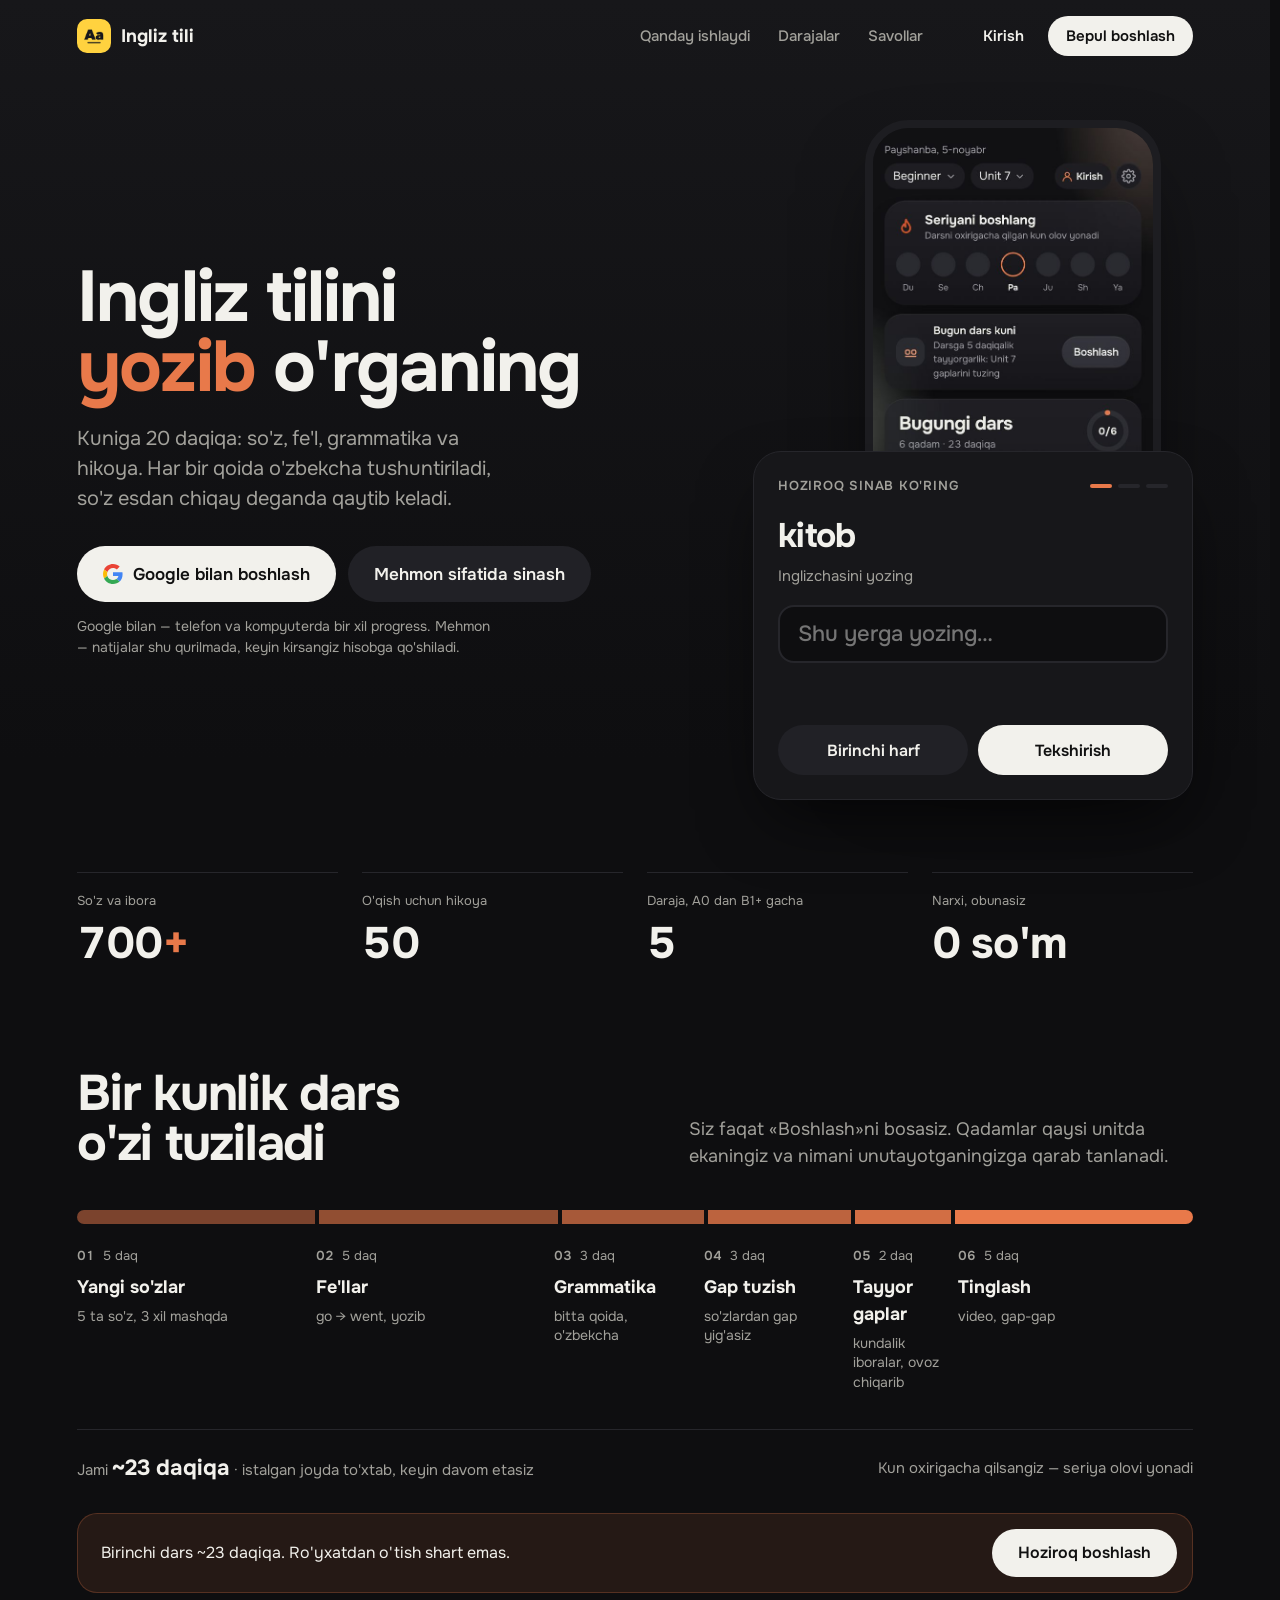
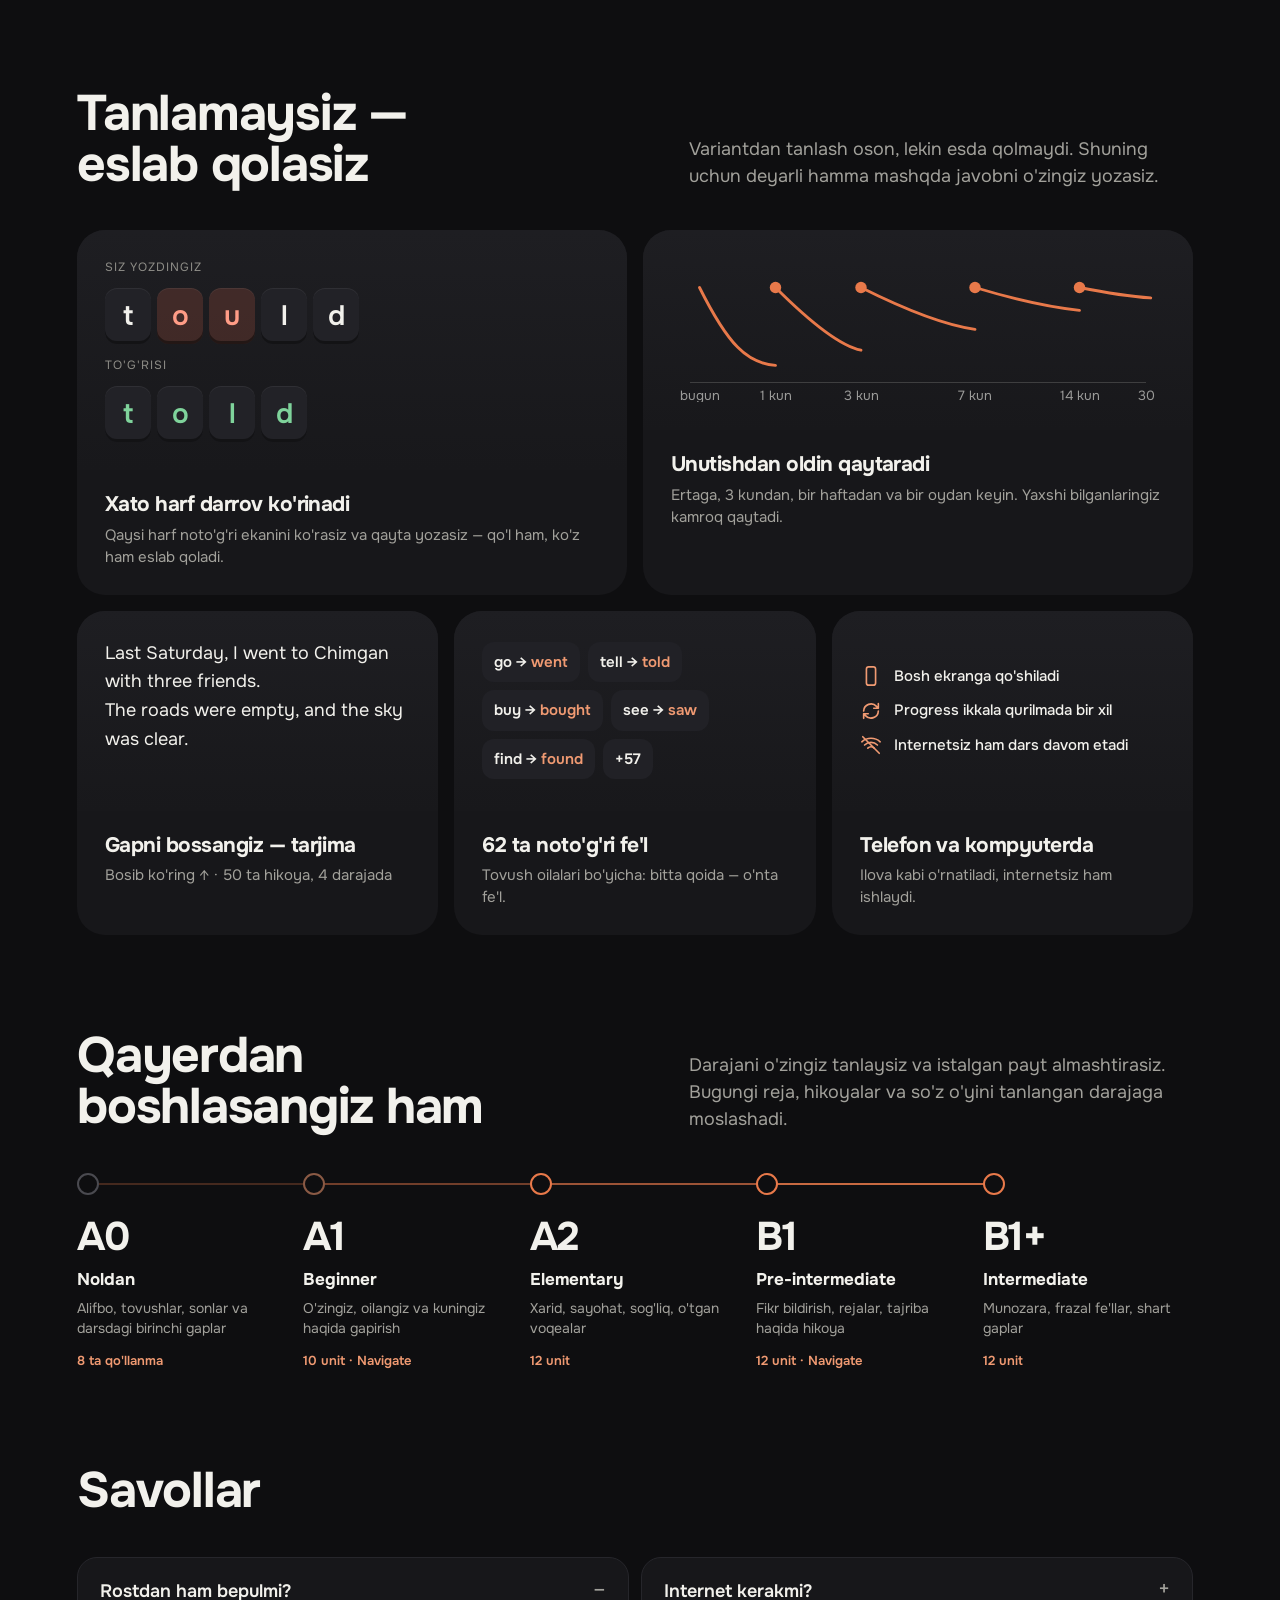
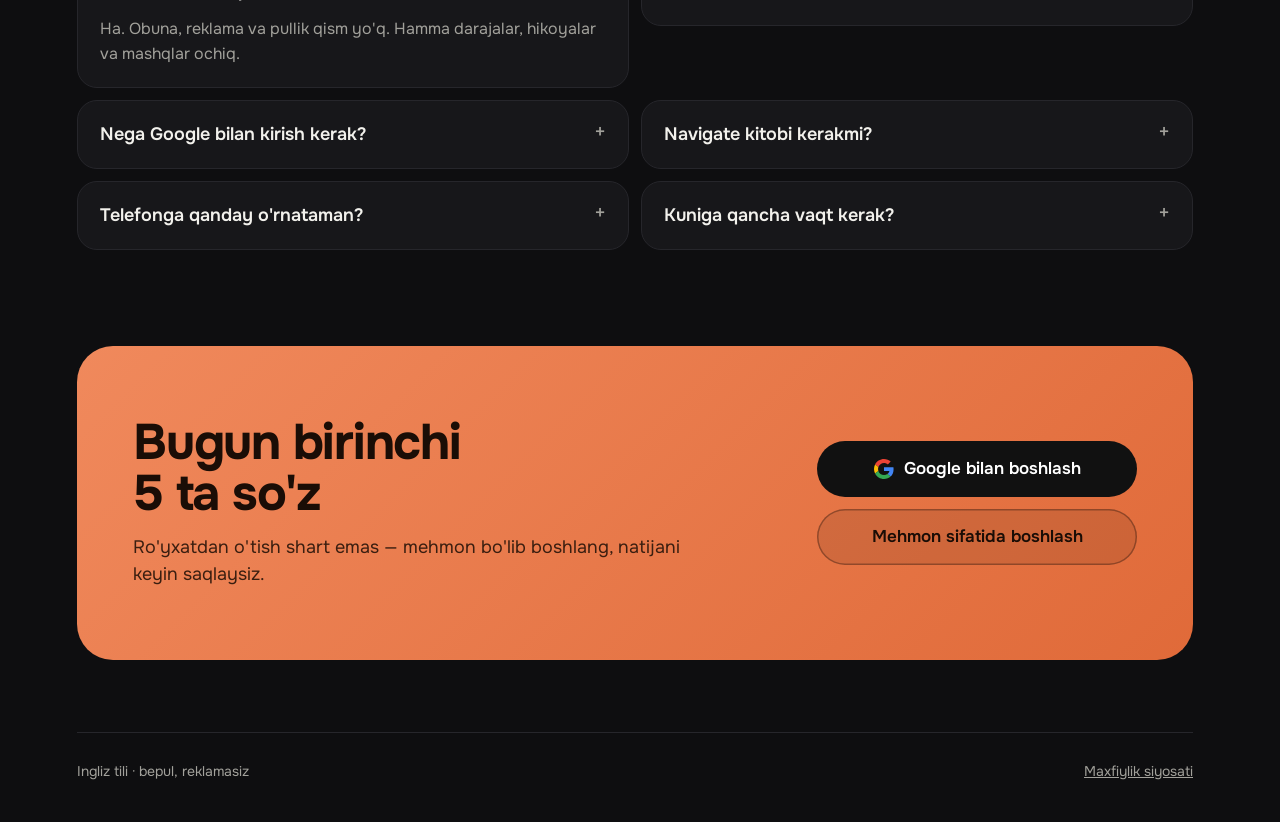
<file: index.html>
<!doctype html><html><head><meta charset=utf8><script>/* Hotjar analytics (production hosts only; PII suppressed via data-hj-suppress) */if(/^(www\.)?easywords\.uz$|^aliumirovux\.github\.io$/.test(location.hostname)){(function(h,o,t,j,a,r){h.hj=h.hj||function(){(h.hj.q=h.hj.q||[]).push(arguments)};h._hjSettings={hjid:6838847,hjsv:6};a=o.getElementsByTagName("head")[0];r=o.createElement("script");r.async=1;r.src=t+h._hjSettings.hjid+j+h._hjSettings.hjsv;a.appendChild(r)})(window,document,"https://static.hotjar.com/c/hotjar-",".js?sv=")}</script><meta name="color-scheme" content="light dark"><meta name=viewport content="width=device-width,initial-scale=1,viewport-fit=cover,interactive-widget=resizes-content"><meta name="theme-color" content="#F3F4F1" media="(prefers-color-scheme: light)"><meta name="theme-color" content="#111113" media="(prefers-color-scheme: dark)"><style>:root{color-scheme:light;box-sizing:border-box;padding-top:env(safe-area-inset-top,0px);padding-bottom:env(safe-area-inset-bottom,0px)}html{scroll-padding-top:env(safe-area-inset-top,0px)}body{margin:0;padding:0;font:14px -apple-system,BlinkMacSystemFont,sans-serif;background:#F3F4F1;color:#17171B}@media (prefers-color-scheme:dark){html,body{background:#111113;color:#EEEEE9}}img{max-width:100%}[hidden]:not([hidden=until-found i]){display:none!important}
/* Weekly goal card */
.mq{border-radius:28px;padding:18px;background:radial-gradient(120% 90% at 100% 0%,var(--hl) 0%,transparent 60%),var(--card,var(--surface));box-shadow:var(--card-sm)}
.mq-t{margin:0 0 4px;font-size:13px;font-weight:600;color:var(--accent-text)}
.mq h2{font-size:20px;margin:0 0 6px}
.mq-why{margin:0;font-size:14px;color:var(--muted);line-height:1.4}
/* Weekly goal progress steps */
.mqa-steps{list-style:none;display:grid;grid-template-columns:repeat(3,1fr);gap:6px;margin:14px 0;padding:0}
.mqa-steps li{display:flex;flex-direction:column;gap:6px;align-items:flex-start;padding:10px;border-radius:14px;background:var(--surface-2);min-width:0}
.mqa-steps .dot{flex:none;width:18px;height:18px;border-radius:50%;display:grid;place-items:center;background:var(--card,var(--surface));box-shadow:inset 0 0 0 2px var(--line-strong);position:relative;z-index:1}
.mqa-steps .dot svg{width:11px;height:11px}
.mqa-steps .done .dot{background:var(--ok);box-shadow:none;color:var(--bg)}
.mqa-steps .now .dot{box-shadow:inset 0 0 0 2px var(--marker),0 0 0 4px color-mix(in srgb,var(--marker) 22%,transparent)}
.mqa-steps .now .dot::after{content:"";width:6px;height:6px;border-radius:50%;background:var(--marker)}
.mqa-steps .tx{min-width:0}
.mqa-steps .tx b{display:block;font-size:13px;font-weight:600;color:var(--ink);line-height:1.3}
.mqa-steps .tx>span{display:block;font-size:12px;color:var(--muted);line-height:1.3}
.mqa-steps .done .tx>span{color:var(--ok)}.mqa-steps .now .tx>span{color:var(--accent-text)}
.mqa-steps .tx>.pips{display:flex;gap:3px;margin-top:7px}.mqa-steps .pips i{width:10px;height:4px;border-radius:2px;background:var(--line-strong)}.mqa-steps .pips i.on{background:var(--marker)}
.mqa-top{display:flex;align-items:center;gap:8px;margin:0 0 4px}.mqa-top .mq-t{margin:0}
.mqa-top .sep{color:var(--muted);font-size:13px}
.mqa-top .mq-ch{margin:-8px 0;min-height:44px;padding:0 4px;font-size:13px}
.mqa-act{display:flex;flex-direction:column;align-items:stretch}
.mq-says{display:block}
@media (min-width:980px){
  .wrap.home .mq.mqa{display:grid;grid-template-columns:minmax(0,1.05fr) minmax(0,1fr) auto;column-gap:36px;align-items:center;padding:22px 26px}
  .wrap.home .mqa h2{font-size:22px;letter-spacing:-.01em;margin:0 0 6px}
  .wrap.home .mqa-top .mq-ch{min-height:32px;margin:-4px 0}
  .wrap.home .mqa-steps{display:flex;margin:0;gap:0}
  .wrap.home .mqa-steps li{flex:1;gap:10px;padding:0 12px 0 0;background:none;border-radius:0;position:relative}
  .wrap.home .mqa-steps .dot{width:22px;height:22px}.wrap.home .mqa-steps .dot svg{width:13px;height:13px}.wrap.home .mqa-steps .now .dot::after{width:8px;height:8px}
  .wrap.home .mqa-steps .tx b{font-size:14px}.wrap.home .mqa-steps .tx>span{font-size:13px}
  .wrap.home .mqa-steps li:not(:last-child)::before{content:"";position:absolute;left:26px;right:4px;top:10px;height:2px;border-radius:1px;background:var(--line-strong)}
  .wrap.home .mqa-steps li.done:not(:last-child)::before{background:var(--ok)}
  .wrap.home .mqa-steps .pips i{width:14px}
  .wrap.home .mqa-act{align-items:center;gap:6px;min-width:236px}
  .wrap.home .mqa .btn.mq-go{width:auto;padding:0 26px;white-space:nowrap}
  .wrap.home .mqa .mq-hint{margin:0;font-size:12px}
  .wrap.home .mqa .mq-ok{justify-content:center}.wrap.home .mqa .mq-more{min-height:32px}
  .wrap.home .mqa>.mq-prep,.wrap.home .mqa>.mq-note{grid-column:1/-1}
  .wrap.home .mqa>.mq-prep{margin-top:18px;display:grid;grid-template-columns:minmax(0,2fr) minmax(0,1fr);column-gap:24px;align-items:end}
  .wrap.home .mqa>.mq-prep>.mq-sm{grid-column:1/-1;margin-bottom:6px}
  .wrap.home .mqa .mq-says{display:grid;grid-template-columns:repeat(3,minmax(0,1fr));gap:8px}
  .wrap.home .mqa .mq-teach{margin:0}
  .wrap.home .mqa .mq-pick:not([hidden]){grid-column:1/-1;display:grid;grid-template-columns:repeat(3,minmax(0,1fr)) auto;gap:8px;margin-top:16px;align-items:stretch}
  .wrap.home .mqa .mq-pick .mq-opt{margin-top:0}.wrap.home .mqa .mq-pick .btn{width:auto;margin-top:0;align-self:center;padding:0 18px}
  /* Weekly goal result layout */
  .wrap.home .mq.mqr{display:grid;grid-template-columns:minmax(0,1fr) minmax(0,1fr);column-gap:36px;align-items:start;padding:22px 26px}
  .wrap.home .mqr>.mq-t,.wrap.home .mqr>h2,.wrap.home .mqr>.mq-res{grid-column:1}
  .wrap.home .mqr>.mq-res{margin-bottom:0}
  .wrap.home .mqr>.mq-next{grid-column:2;grid-row:1 / span 3;align-self:center}
}
.mq .btn.mq-go{width:100%;text-decoration:none}
.mq-hint{margin:8px 0 0;font-size:13px;color:var(--muted);text-align:center}
.mq-ok{display:flex;align-items:center;gap:6px;margin:0;font-weight:600;color:var(--ok);font-size:15px}.mq-ok svg{width:18px;height:18px}
.mq-more{display:inline-flex;min-height:44px;align-items:center;color:var(--accent-text);font-weight:600;font-size:14px;text-decoration:none}
.mq-prep{margin-top:14px;padding-top:12px;border-top:1px solid var(--line)}
.mq-say{display:flex;align-items:center;gap:10px;padding:6px 0;font-size:15px;line-height:1.35}
.mq-sp{flex:none;width:40px;height:40px;border:0;border-radius:50%;background:var(--surface-2);color:var(--accent-text);display:grid;place-items:center;cursor:pointer}.mq-sp svg{width:18px;height:18px}
.mq-teach{margin:10px 0 0;padding:10px 12px;border-radius:14px;background:var(--surface-2);font-size:14px;line-height:1.4}.mq-teach b{color:var(--accent-text);font-weight:600}
.mq-sm{margin:0;font-size:13px;color:var(--muted);line-height:1.4}
.mq-note{display:flex;gap:6px;align-items:flex-start;margin-top:10px}.mq-note svg{flex:none;width:16px;height:16px;margin-top:1px}
.mq-ch{display:block;margin:6px auto 0;border:0;background:none;color:var(--muted);font:inherit;font-size:14px;font-weight:500;min-height:44px;padding:0 8px;cursor:pointer;text-decoration:underline;text-underline-offset:3px}
.mq-opt{display:flex;align-items:center;gap:12px;width:100%;border:0;background:var(--surface-2);border-radius:16px;padding:12px 14px;margin-top:8px;text-align:left;cursor:pointer;min-height:56px;color:var(--ink);font:inherit}
.mq-opt .rd{flex:none;width:20px;height:20px;border-radius:50%;box-shadow:inset 0 0 0 2px var(--line-strong);display:grid;place-items:center}
.mq-opt[aria-checked="true"] .rd{box-shadow:inset 0 0 0 2px var(--marker)}.mq-opt[aria-checked="true"] .rd::after{content:"";width:10px;height:10px;border-radius:50%;background:var(--marker)}
.mq-opt .tx{flex:1;font-size:15px;line-height:1.3}.mq-opt small{display:block;color:var(--muted);font-size:12px}
.mq-pick .btn{width:100%;margin-top:10px}
.mq-res{display:flex;align-items:center;gap:12px;border-radius:18px;padding:14px;margin:10px 0}
.mq-res.ok{background:var(--ok-bg);color:var(--ok)}.mq-res.part{background:var(--hl);color:var(--accent-text)}.mq-res.no{background:var(--surface-2);color:var(--ink)}
.mq-res .n{font:700 24px/1 var(--font-display);white-space:nowrap;font-variant-numeric:tabular-nums;letter-spacing:-.02em}
.mq-res .tx{font-size:14px;line-height:1.35}
.mq-nt{margin:2px 0;font-size:16px;font-weight:600}
.mq-row{display:grid;grid-template-columns:1fr 1fr;gap:8px;margin-top:12px}
.mq-row .btn{width:100%}
.mq-top{display:flex;justify-content:space-between;align-items:baseline;gap:12px;margin:6px 0 8px}.mq-top .mq-t{margin:0}
.mq-cnt{font-size:14px;color:var(--muted);font-variant-numeric:tabular-nums}
.mq-bar{height:6px;border-radius:99px;background:var(--surface-2);overflow:hidden;margin-bottom:20px}.mq-bar i{display:block;height:100%;background:var(--marker);transition:width .3s}
.mq-card{border-radius:28px;padding:24px 20px;background:var(--card,var(--surface));box-shadow:var(--card-sm);margin-bottom:16px;min-height:200px}
.mq-q{font:600 24px/1.3 var(--font-display);margin:10px 0 0;text-wrap:balance}
.mq-a{display:flex;align-items:center;gap:12px;margin-top:18px;padding-top:16px;border-top:1px solid var(--line);font-size:20px;font-weight:600;line-height:1.3;color:var(--ok)}
#mqshow{width:100%}
.mq-fin{text-align:center;padding:32px 8px}.mq-big{display:inline-grid;place-items:center;width:72px;height:72px;border-radius:50%;background:var(--ok-bg);color:var(--ok);margin-bottom:12px}.mq-big svg{width:34px;height:34px}
.mq-fin .btn{width:100%;margin-top:12px;text-decoration:none}
</style></head><body>
<meta name="app-v" content="202611271300">
<title>Ingliz tili</title>
<script>/* PWA registration for production hosts and localhost */
(function () {
  if (!/^(www\.)?easywords\.uz$|github\.io$|^localhost$|^127\.0\.0\.1$/.test(location.hostname)) return;
  window.INGLIZ_PWA = true;
  const add = (tag, attrs) => { const e = document.createElement(tag); for (const k in attrs) e.setAttribute(k, attrs[k]); document.head.appendChild(e); };
  add("link", { rel: "manifest", href: "manifest.webmanifest" });
  add("link", { rel: "apple-touch-icon", href: "icons/apple-touch-icon.png" });
  add("link", { rel: "icon", type: "image/png", href: "icons/favicon-32.png" });
  add("meta", { name: "apple-mobile-web-app-capable", content: "yes" });
  add("meta", { name: "mobile-web-app-capable", content: "yes" });
  add("meta", { name: "apple-mobile-web-app-title", content: "Ingliz tili" });
  if ("serviceWorker" in navigator) window.addEventListener("load", () => navigator.serviceWorker.register("sw.js").catch(() => {}));
})();
</script>
<meta name="claude:viewport-fit-sides" content="cover">
<link rel="preconnect" href="https://fonts.googleapis.com"><link rel="preconnect" href="https://fonts.gstatic.com" crossorigin>
<link rel="stylesheet" href="https://fonts.googleapis.com/css2?family=Onest:wght@400;500;600;700&display=swap" media="print" onload="this.media='all'"><noscript><link rel="stylesheet" href="https://fonts.googleapis.com/css2?family=Onest:wght@400;500;600;700&display=swap"></noscript>
<link rel="stylesheet" href="styles/app.css?v=44b91c01">
<div class="aura" aria-hidden="true"></div><div class="stage"><main class="wrap" id="app"></main></div>
<!-- Navigation bar; #gap remains accessible by direct hash; #suhbat tab is shown when clOn() is true -->
<nav class="tabs" aria-label="Asosiy bo'limlar">
  <span class="lens" aria-hidden="true"></span>
  <a href="#" data-tab="home"><span class="i"><svg viewBox="0 0 24 24" fill="none" stroke="currentColor" stroke-width="2" stroke-linecap="round" stroke-linejoin="round" aria-hidden="true"><rect x="3" y="5" width="18" height="16" rx="3"/><path d="M3 10h18M8 3v4M16 3v4"/></svg></span><span class="lb">Bugun</span></a>
  <a href="#unitlar" data-tab="unitlar"><span class="i"><svg viewBox="0 0 24 24" fill="none" stroke="currentColor" stroke-width="2" stroke-linecap="round" stroke-linejoin="round" aria-hidden="true"><path d="M4 19.5V5a2 2 0 0 1 2-2h14v15H6a2 2 0 0 0-2 2Z"/><path d="M4 19.5A1.5 1.5 0 0 0 5.5 21H20"/><path d="M9 7h7"/></svg></span><span class="lb">Unitlar</span></a>
  <a href="#tuz" data-tab="tuz" class="dsk"><span class="i"><svg viewBox="0 0 24 24" fill="none" stroke="currentColor" stroke-width="2" stroke-linecap="round" stroke-linejoin="round" aria-hidden="true"><rect x="2.5" y="9" width="7" height="6" rx="1.8"/><rect x="11.5" y="9" width="10" height="6" rx="1.8"/><path d="M5 5h14M5 19h9"/></svg></span><span class="lb">Gap tuzish</span></a>
  <a href="#suhbat" data-tab="suhbat" hidden><span class="i"><svg viewBox="0 0 24 24" fill="none" stroke="currentColor" stroke-width="2" stroke-linecap="round" stroke-linejoin="round" aria-hidden="true"><rect x="9" y="3" width="6" height="11" rx="3"/><path d="M5 11a7 7 0 0 0 14 0"/><path d="M12 18v3"/></svg></span><span class="lb">Qo'ng'iroq</span></a>
  <a href="#lugat" data-tab="lugat"><span class="i"><svg viewBox="0 0 24 24" fill="none" stroke="currentColor" stroke-width="2" stroke-linecap="round" stroke-linejoin="round" aria-hidden="true"><circle cx="11" cy="11" r="7"/><path d="m20 20-3.5-3.5"/></svg></span><span class="lb">Lug'at</span></a>
</nav>
<script src="data/beginner.js?v=c87b630c"></script>
<script src="data/patterns.js?v=2638c443"></script>
<script src="data/speaking.js?v=73314c3f"></script>
<script src="data/phrases.js?v=71293c9f"></script>
<script src="data/build.js?v=88ca8817"></script>
<script src="data/zina.js?v=e39f5a1e"></script>
<script src="data/stories.js?v=65572ad7"></script>
<script src="data/pictures.js?v=37653729"></script>
<script src="js/state.js?v=886e00d6"></script>
<script src="js/fsrs.js?v=c5abdec5"></script>
<script src="js/mastery.js?v=91e2b06b"></script>
<script src="js/pronounce.js?v=3a64892d"></script>
<script src="js/davra.js?v=7a416d45"></script>
<script src="js/medal.js?v=074fd1f2"></script>
<script src="js/yutuq.js?v=0b929205"></script>
<script src="js/app.js?v=91acc4e4"></script>

</body></html>
</file>
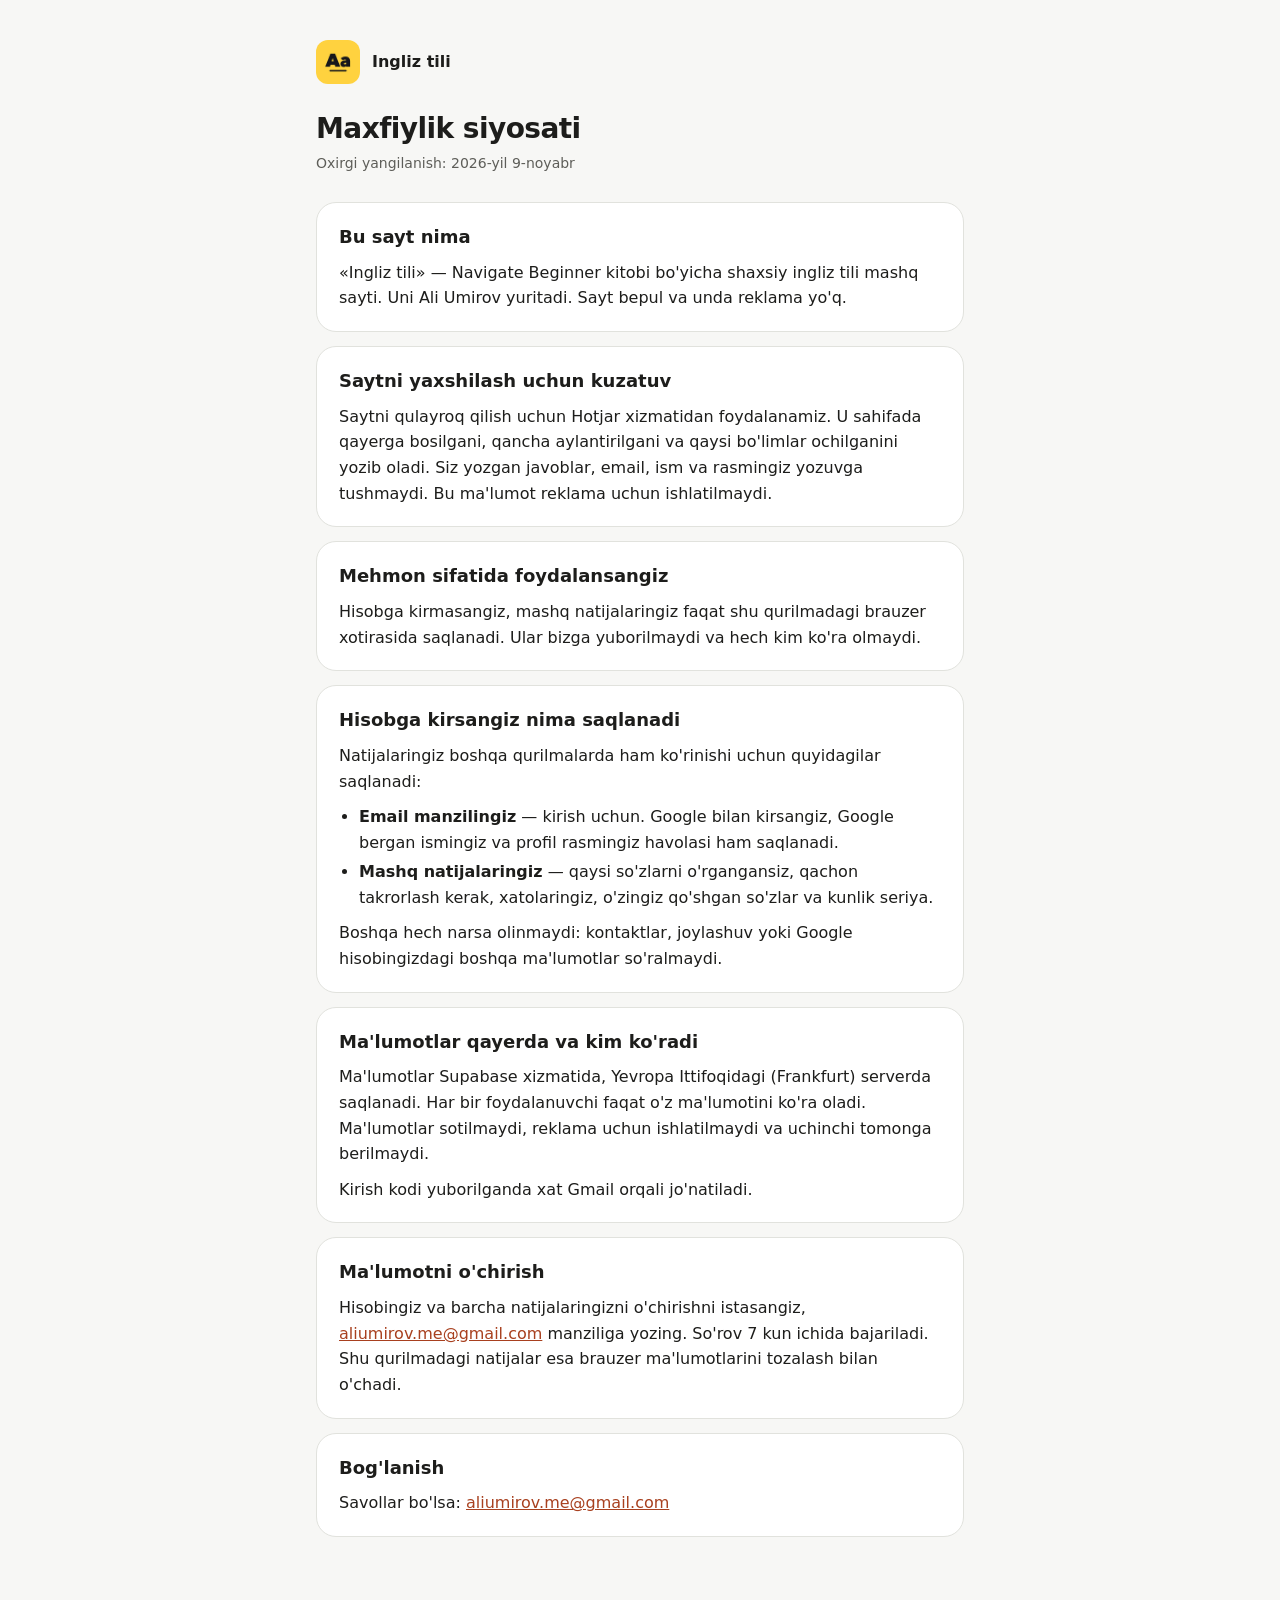
<file: privacy.html>
<!doctype html>
<html lang="uz">
<head>
<meta charset="utf-8">
<meta name="viewport" content="width=device-width, initial-scale=1">
<title>Maxfiylik siyosati · Ingliz tili</title>
<meta name="description" content="Ingliz tili mashq sayti qaysi ma'lumotlarni saqlaydi va ular bilan nima qilinadi.">
<link rel="icon" href="icons/favicon-32.png">
<style>
:root{--bg:#F7F7F5;--ink:#1D1D1B;--muted:#5E5E59;--line:#E1E2DD;--card:#fff;--link:#A8401F}
@media (prefers-color-scheme:dark){:root{--bg:#121212;--ink:#EDEDEA;--muted:#A3A39C;--line:#2C2C2A;--card:#1B1B1A;--link:#F0936E}}
*{box-sizing:border-box}
body{margin:0;background:var(--bg);color:var(--ink);font:16px/1.6 system-ui,-apple-system,"Segoe UI",Roboto,sans-serif}
main{max-width:680px;margin:0 auto;padding:40px 16px 64px}
.top{display:flex;align-items:center;gap:12px;margin-bottom:28px}.top img{width:44px;height:44px;border-radius:12px}
.top a{color:inherit;text-decoration:none;font-weight:600}
h1{font-size:28px;line-height:1.2;letter-spacing:-.02em;margin:0 0 6px}
.date{color:var(--muted);font-size:14px;margin:0 0 28px}
section{background:var(--card);border:1px solid var(--line);border-radius:20px;padding:20px 22px;margin-bottom:14px}
h2{font-size:18px;margin:0 0 8px}
p{margin:0 0 10px}p:last-child,ul:last-child{margin-bottom:0}
ul{margin:0 0 10px;padding-left:20px}li{margin:4px 0}
a{color:var(--link)}
</style>
</head>
<body>
<main>
  <div class="top"><img src="icons/icon-192.png" alt=""><a href="./">Ingliz tili</a></div>
  <h1>Maxfiylik siyosati</h1>
  <p class="date">Oxirgi yangilanish: 2026-yil 9-noyabr</p>

  <section>
    <h2>Bu sayt nima</h2>
    <p>«Ingliz tili» — Navigate Beginner kitobi bo'yicha shaxsiy ingliz tili mashq sayti. Uni Ali Umirov yuritadi. Sayt bepul va unda reklama yo'q.</p>
  </section>

  <section>
    <h2>Saytni yaxshilash uchun kuzatuv</h2>
    <p>Saytni qulayroq qilish uchun Hotjar xizmatidan foydalanamiz. U sahifada qayerga bosilgani, qancha aylantirilgani va qaysi bo'limlar ochilganini yozib oladi. Siz yozgan javoblar, email, ism va rasmingiz yozuvga tushmaydi. Bu ma'lumot reklama uchun ishlatilmaydi.</p>
  </section>

  <section>
    <h2>Mehmon sifatida foydalansangiz</h2>
    <p>Hisobga kirmasangiz, mashq natijalaringiz faqat shu qurilmadagi brauzer xotirasida saqlanadi. Ular bizga yuborilmaydi va hech kim ko'ra olmaydi.</p>
  </section>

  <section>
    <h2>Hisobga kirsangiz nima saqlanadi</h2>
    <p>Natijalaringiz boshqa qurilmalarda ham ko'rinishi uchun quyidagilar saqlanadi:</p>
    <ul>
      <li><b>Email manzilingiz</b> — kirish uchun. Google bilan kirsangiz, Google bergan ismingiz va profil rasmingiz havolasi ham saqlanadi.</li>
      <li><b>Mashq natijalaringiz</b> — qaysi so'zlarni o'rgangansiz, qachon takrorlash kerak, xatolaringiz, o'zingiz qo'shgan so'zlar va kunlik seriya.</li>
    </ul>
    <p>Boshqa hech narsa olinmaydi: kontaktlar, joylashuv yoki Google hisobingizdagi boshqa ma'lumotlar so'ralmaydi.</p>
  </section>

  <section>
    <h2>Ma'lumotlar qayerda va kim ko'radi</h2>
    <p>Ma'lumotlar Supabase xizmatida, Yevropa Ittifoqidagi (Frankfurt) serverda saqlanadi. Har bir foydalanuvchi faqat o'z ma'lumotini ko'ra oladi. Ma'lumotlar sotilmaydi, reklama uchun ishlatilmaydi va uchinchi tomonga berilmaydi.</p>
    <p>Kirish kodi yuborilganda xat Gmail orqali jo'natiladi.</p>
  </section>

  <section>
    <h2>Ma'lumotni o'chirish</h2>
    <p>Hisobingiz va barcha natijalaringizni o'chirishni istasangiz, <a href="mailto:aliumirov.me@gmail.com">aliumirov.me@gmail.com</a> manziliga yozing. So'rov 7 kun ichida bajariladi. Shu qurilmadagi natijalar esa brauzer ma'lumotlarini tozalash bilan o'chadi.</p>
  </section>

  <section>
    <h2>Bog'lanish</h2>
    <p>Savollar bo'lsa: <a href="mailto:aliumirov.me@gmail.com">aliumirov.me@gmail.com</a></p>
  </section>
</main>
</body>
</html>
</file>
<file: styles/app.css>
/* Easy English (easywords.uz) — application styles */
:root{
  --bg:#F3F4F1; --surface:#FFFFFF; --surface-2:#E9EAE5; --ink:#17171B; --muted:#5E5F67; --line:#E1E2DD; --line-strong:#CBCCC6;
  --press:rgba(23,23,27,.05); --key:#E9EAE5; --marker:#B9441F; --on-marker:#FFFFFF; --hl:#F8E4D9; --marker-soft:#F8E4D9; --accent-text:#9C3615;
  --pron:#7A5A2B; --ok:#2C5E2A; --ok-strong:#3F8A3B; --ok-bg:#E5F2E4; --bad:#9A2B1C; --bad-strong:#C9452E; --bad-bg:#F9E3DD;
  --shadow:0 1px 2px rgba(23,23,27,.05), 0 10px 28px -14px rgba(23,23,27,.18);
  --glass:rgba(255,255,255,.72); --glass-solid:#FFFFFF; --glass-edge:rgba(255,255,255,.9); --glass-line:rgba(23,23,27,.08); --glass-shadow:0 10px 30px rgba(23,23,27,.14), 0 2px 6px rgba(23,23,27,.06); --lens:rgba(185,68,31,.13);
  --font-display:var(--font-body);
  --font-body:"Onest",-apple-system,BlinkMacSystemFont,"Segoe UI",Roboto,Arial,sans-serif;
  --font-mono:var(--font-body);
  --nav-h:64px; --r:20px;
}
@media (prefers-color-scheme: dark){
  :root:not([data-theme="light"]){
    --bg:#111113; --surface:#1A1A1E; --surface-2:#26262C; --ink:#EEEEE9; --muted:#A0A1A8; --line:#2A2B30; --line-strong:#3B3C42;
    --press:rgba(255,255,255,.06); --key:#34343C; --marker:#E27A4E; --on-marker:#1C1A16; --hl:#4A2A1C; --marker-soft:#2A2A31; --accent-text:#F09A72;
    --pron:#D9B27A; --ok:#8BCB86; --ok-strong:#5FA85A; --ok-bg:#1C2A1B; --bad:#FF9A85; --bad-strong:#E0644C; --bad-bg:#3A1D17;
    --shadow:0 1px 2px rgba(0,0,0,.3), 0 10px 28px -14px rgba(0,0,0,.6);
    --glass:rgba(38,38,44,.55); --glass-solid:#26262C; --glass-edge:rgba(255,255,255,.14); --glass-line:rgba(255,255,255,.06); --glass-shadow:0 12px 34px rgba(0,0,0,.5), 0 2px 8px rgba(0,0,0,.3); --lens:rgba(226,122,78,.2);
    color-scheme:dark;
  }
}
:root[data-theme="dark"]{
    --bg:#111113; --surface:#1A1A1E; --surface-2:#26262C; --ink:#EEEEE9; --muted:#A0A1A8; --line:#2A2B30; --line-strong:#3B3C42;
    --press:rgba(255,255,255,.06); --key:#34343C; --marker:#E27A4E; --on-marker:#1C1A16; --hl:#4A2A1C; --marker-soft:#2A2A31; --accent-text:#F09A72;
    --pron:#D9B27A; --ok:#8BCB86; --ok-strong:#5FA85A; --ok-bg:#1C2A1B; --bad:#FF9A85; --bad-strong:#E0644C; --bad-bg:#3A1D17;
    --shadow:0 1px 2px rgba(0,0,0,.3), 0 10px 28px -14px rgba(0,0,0,.6);
    --glass:rgba(38,38,44,.55); --glass-solid:#26262C; --glass-edge:rgba(255,255,255,.14); --glass-line:rgba(255,255,255,.06); --glass-shadow:0 12px 34px rgba(0,0,0,.5), 0 2px 8px rgba(0,0,0,.3); --lens:rgba(226,122,78,.2);
    color-scheme:dark;
}
*{box-sizing:border-box}
html,body{margin:0}
html{background:var(--bg)}
.stage{overflow-x:hidden}
@supports (overflow:clip){ .stage{overflow-x:clip} }
body{background:var(--bg);color:var(--ink);font:400 16px/1.5 var(--font-body);-webkit-font-smoothing:antialiased;padding-bottom:calc(var(--nav-h) + 24px + env(safe-area-inset-bottom, 0px))}
button{font:inherit;color:inherit}
a{color:inherit}
svg{flex:none}
::selection{background:var(--hl);color:var(--ink)}
input,textarea{caret-color:var(--marker)}
html{scrollbar-color:var(--line-strong) transparent;scrollbar-width:thin}
:focus-visible{outline:2px solid var(--marker);outline-offset:2px;border-radius:6px}
html{-webkit-tap-highlight-color:transparent}
a.li:active,button.li:active{background:var(--surface-2)}
.steps button:active,.back:active{opacity:.6}
.opt:active:not(:disabled),.mode:active,.chip:active,.tile:active,.me:active{transform:scale(.98)}
.wrap{max-width:640px;margin:0 auto;padding-block:16px 8px;padding-left:max(16px, env(safe-area-inset-left, 0px));padding-right:max(16px, env(safe-area-inset-right, 0px))}
h1{font:700 32px/1.1 var(--font-display);letter-spacing:-.025em;margin:4px 0 6px;text-wrap:balance}
h2{font:700 22px/1.2 var(--font-display);letter-spacing:-.02em;margin:0;text-wrap:balance}
.sub{color:var(--muted);font-size:15px;margin:0 0 16px;max-width:60ch}
.muted{color:var(--muted);font-size:15px}
.label,.eyebrow{font-size:13px;font-weight:500;color:var(--muted);margin:0 0 10px}
.bk-oth{margin:10px 0 -6px}
.hidden{display:none!important}
.stack{display:flex;flex-direction:column;gap:12px}
.stack>*+*{margin-top:0}
.row{display:flex;gap:10px}.row>*{flex:1}
.back{display:inline-flex;align-items:center;gap:4px;color:var(--muted);font-size:15px;text-decoration:none;margin:0 0 4px;min-height:44px}
.back:hover{color:var(--ink)}
.mk{color:var(--accent-text)}
.btn{display:inline-flex;align-items:center;justify-content:center;gap:8px;border:0;border-radius:16px;min-height:52px;padding:12px 18px;font-weight:600;font-size:16px;cursor:pointer;background:var(--marker);color:var(--on-marker);width:100%;text-decoration:none;transition:transform .15s cubic-bezier(.16,1,.3,1), filter .15s}
.btn:hover{filter:brightness(1.06)}
.btn:active{transform:scale(.98)}
.btn.ghost{background:var(--surface-2);color:var(--ink)}
.btn.ghost:hover{filter:brightness(.97)}
.btn:disabled{background:var(--surface-2);color:var(--muted);cursor:default;filter:none;transform:none}
.icon{display:inline-flex;align-items:center;gap:6px;background:var(--surface-2);color:var(--ink);border:0;border-radius:999px;padding:8px 14px;min-height:36px;font-weight:500;cursor:pointer;font-size:14px;line-height:1.2}
.icon:hover{filter:brightness(.96)}
.icon svg{width:17px;height:17px}
.chips{display:flex;flex-wrap:wrap;gap:8px}
.chip{display:inline-flex;align-items:center;gap:6px;border:0;background:var(--surface);color:var(--ink);box-shadow:inset 0 0 0 1.5px var(--line);border-radius:999px;padding:8px 14px;font:inherit;font-size:14px;cursor:pointer;min-height:44px}
.chip.on{background:var(--marker-soft);color:var(--accent-text);box-shadow:inset 0 0 0 1.5px var(--marker);font-weight:600}
.chip svg{width:16px;height:16px;flex:none;margin-left:-3px}
.picked{margin:12px 0 0;font-size:14px;color:var(--muted)}
.lh{display:flex;justify-content:space-between;align-items:center;gap:4px 12px;flex-wrap:wrap;margin:-6px 0 2px}
.lh h2{margin:0;font-size:17px}.lh button{border:0;background:none;padding:0 2px;font:inherit;font-size:14px;font-weight:600;color:var(--accent-text);min-height:44px;cursor:pointer}
.gl{list-style:none;margin:0;padding:0}.gl li+li{border-top:1px solid var(--line)}
.grow{display:flex;align-items:center;gap:12px;width:100%;min-height:60px;padding:8px 0;border:0;background:none;font:inherit;color:var(--ink);text-align:left;cursor:pointer}
.grow .cb{flex:none;width:24px;height:24px;border-radius:7px;box-shadow:inset 0 0 0 2px var(--edge);display:grid;place-items:center;color:var(--on-marker);transition:background .15s}
.grow .cb svg{width:16px;height:16px}
.grow[aria-checked="true"] .cb{background:var(--marker);box-shadow:none}
.grow:focus-visible{outline:2px solid var(--marker);outline-offset:2px;border-radius:8px}
.grow .tx{flex:1;min-width:0}.grow .tx b{display:block;font-size:15px;font-weight:600;line-height:1.3}
.grow .tx span{display:block;font-size:13px;color:var(--muted)}.grow .tx em{font-style:normal;color:var(--bad)}
.grow .pb{flex:none;width:56px;height:6px;border-radius:3px;background:var(--track);overflow:hidden;display:flex;gap:2px}
.grow .pb b{background:var(--marker)}.grow .pb u{background:var(--marker);opacity:.38}
.grow .pc{flex:none;width:38px;text-align:right;font-size:13px;font-weight:600;font-variant-numeric:tabular-nums}
.grow .tx em{white-space:nowrap}
.pgo{display:flex;align-items:center;gap:12px;width:100%;border:0;border-radius:24px;padding:16px;background:var(--marker);color:var(--on-marker);font:inherit;text-align:left;cursor:pointer;transition:transform .15s cubic-bezier(.16,1,.3,1)}
.pgo .tx{flex:1;min-width:0}.pgo b{display:block;font-size:17px;font-weight:600}.pgo .tx span{display:block;font-size:13px;opacity:.88}
.pgo .ar{flex:none;width:44px;height:44px;border-radius:50%;background:rgba(255,255,255,.2);display:grid;place-items:center}
.pgo:active:not(:disabled){transform:scale(.98)}.pgo:disabled{background:var(--surface-2);color:var(--muted);cursor:default}.pgo:disabled .ar{display:none}
.nwb{display:flex;align-items:center;gap:12px;width:100%;border:0;border-radius:20px;padding:12px 14px;background:var(--marker-soft);color:var(--ink);font:inherit;text-align:left;cursor:pointer}
.nwb .tx{flex:1;min-width:0}.nwb b{display:block;font-size:15px;font-weight:600;color:var(--accent-text)}.nwb .tx span{font-size:13px;color:var(--accent-text)}
.nwb i{font-style:normal;font-weight:600;font-size:14px;color:var(--accent-text);white-space:nowrap}
.pmi{flex:none;width:40px;height:40px;border-radius:12px;background:var(--surface-2);display:grid;place-items:center;color:var(--ink)}
.nwb .pmi{background:var(--surface);color:var(--accent-text)}
.mrow{display:flex;align-items:center;gap:12px;width:100%;min-height:60px;padding:8px 0;border:0;background:none;font:inherit;color:var(--ink);text-align:left;cursor:pointer}
.mrow .tx{flex:1;min-width:0}.mrow .tx b{display:block;font-size:15px;font-weight:600}.mrow .tx span{display:block;font-size:13px;color:var(--muted);line-height:1.35}
.mrow .go{color:var(--muted)}.mrow:disabled{opacity:.45;cursor:default}
.mrow:focus-visible,.pgo:focus-visible,.nwb:focus-visible{outline:2px solid var(--marker);outline-offset:2px}@media (max-width:360px){.grow{gap:10px}.grow .pb{width:36px}}
.picked b{color:var(--ink);font-weight:600;font-variant-numeric:tabular-nums}
.gohint{margin:8px 2px 0;font-size:14px;color:var(--muted);text-align:center}
.qtag{display:inline-block;background:var(--surface-2);color:var(--ink);font-weight:600;border-radius:999px;padding:2px 9px;margin-right:6px;font-size:12px}
.qtag.re{background:var(--marker-soft);color:var(--accent-text)}
.qbig{font-size:34px}
.qpicw{display:flex;flex-direction:column;align-items:center;gap:10px;margin:2px 0 0}
.qpic{width:168px;height:168px;border-radius:28px;display:grid;place-items:center;background:radial-gradient(120% 90% at 50% 20%,var(--surface) 0%,var(--surface-2) 100%);box-shadow:inset 0 0 0 1px var(--line)}
.qpic img{display:block;width:128px;height:128px;filter:drop-shadow(0 10px 14px rgba(0,0,0,.16));animation:lt-in .35s cubic-bezier(.16,1,.3,1) both}
.qpic-cap{margin:2px 0 0;font:500 15px/1.3 var(--font-body);color:var(--muted)}
.qpeek{font-size:13px;min-height:36px;padding:6px 12px}.qpeek svg{width:16px;height:16px}
.qpeek-uz{font:500 16px/1.3 var(--font-body);color:var(--muted);min-height:36px;display:flex;align-items:center;animation:lt-in .3s cubic-bezier(.16,1,.3,1) both}
@media (prefers-reduced-motion:reduce){.qpic img,.qpeek-uz{animation:none}}
html.typing .qpic{width:120px;height:120px;border-radius:22px}html.typing .qpic img{width:92px;height:92px}
.pron.tr{color:var(--muted);font-family:inherit;font-style:italic}
.q .gap{color:var(--accent-text);letter-spacing:.06em}
.intro .iu{font:600 19px/1.35 var(--font-display);margin-top:14px}
.intro .ex{background:var(--surface-2);border-radius:14px;padding:12px 14px}
.hook{display:flex;align-items:flex-start;gap:10px;margin-top:12px;padding:12px 14px;border-radius:14px;background:var(--hl);color:var(--ink);font-size:15px;font-style:normal}
.hook .hi{flex:none;color:var(--accent-text);display:flex}.hook .hi svg{width:18px;height:18px}
.hook .ht{flex:1;min-width:0}.hook .ht b{display:block;font-size:12px;font-weight:600;color:var(--accent-text);margin-bottom:2px}
.hook .hl{flex:none;background:none;border:0;color:var(--accent-text);font:inherit;font-size:13px;font-weight:600;cursor:pointer;padding:12px 4px;margin:-12px -4px;text-decoration:underline;text-underline-offset:3px}
.hook:has(.hadd){background:none;padding:0}
.hadd{display:inline-flex;align-items:center;gap:6px;min-height:44px;border:0;border-radius:999px;padding:8px 14px;background:var(--marker-soft);color:var(--accent-text);font:inherit;font-size:14px;font-weight:600;cursor:pointer}
.hadd svg{width:16px;height:16px}
.hook.edit{display:block;background:var(--surface-2)}
.hook.edit .label{margin-bottom:8px}
.hrow{display:flex;gap:8px;align-items:center}
.hrow .hin{flex:1;min-width:0;font:inherit;font-size:16px;padding:11px 12px;border-radius:12px;border:2px solid var(--line);background:var(--surface);color:var(--ink);outline:none}
.hrow .hin:focus{border-color:var(--marker);box-shadow:0 0 0 4px var(--hl)}
.hrow .icon{min-height:44px;flex:none}
.hhelp{margin:8px 0 0;font-size:13px;color:var(--muted)}
.box.hard{background:var(--bad-bg);color:var(--bad)}
.steps .lock .ic{background:var(--surface-2);color:var(--muted)}
.steps .lock .tx b{color:var(--muted)}
.steps .lock .min svg{width:16px;height:16px}
.steps button:disabled{cursor:default}
.mic{display:flex;flex-direction:column;align-items:center;gap:10px;padding:18px 0 4px}
.micbtn{width:84px;height:84px;border-radius:50%;border:0;background:var(--marker);color:var(--on-marker);display:grid;place-items:center;cursor:pointer;box-shadow:var(--shadow);transition:transform .15s}
.micbtn svg{width:34px;height:34px}
.micbtn:active{transform:scale(.95)}
.micbtn.on{animation:micpulse 1.2s ease-in-out infinite}
@keyframes micpulse{0%,100%{box-shadow:0 0 0 0 var(--hl)}50%{box-shadow:0 0 0 16px var(--hl)}}
@media (prefers-reduced-motion:reduce){.micbtn.on{animation:none;outline:4px solid var(--hl)}}
.micst{margin:0;text-align:center;font-size:15px;color:var(--muted);min-height:22px}
.mstage{position:relative;width:200px;height:200px;margin:-40px 0 -44px;display:grid;place-items:center}
.mstage .micbtn{position:relative;z-index:1}
.mblob{position:absolute;inset:0;width:100%;height:100%;overflow:visible;opacity:0;transition:opacity .3s}
.mblob path{fill:var(--marker)}.mblob .b1{opacity:.16}.mblob .b2{opacity:.26}
.mstage.live .mblob{opacity:1}
.mstage .micbtn.on{animation:none;outline:0}
.micq{display:block;width:120px;height:4px;border-radius:2px;background:var(--line);overflow:hidden;margin-top:-4px}.micq i{display:block;height:100%;width:0;background:var(--muted)}
@media (prefers-reduced-motion:reduce){.mstage.live .micbtn{outline:4px solid var(--hl)}}
.hl2{background:none;border:0;color:var(--accent-text);font:inherit;font-size:14px;font-weight:600;cursor:pointer;min-height:44px;padding:8px 6px;text-decoration:underline;text-underline-offset:3px}
.wl li .del{margin-top:2px;color:var(--bad)}
.myf label{display:block;font-size:14px;font-weight:600;margin:12px 0 6px}
.myf input{width:100%;font:inherit;font-size:16px;padding:12px 14px;border-radius:14px;border:2px solid var(--line);background:var(--surface);color:var(--ink);outline:none}
.myf input:focus{border-color:var(--marker);box-shadow:0 0 0 4px var(--hl)}
.myf details{margin-top:12px}
.myf summary{cursor:pointer;color:var(--accent-text);font-weight:600;font-size:14px;min-height:44px;display:flex;align-items:center}
.myf .btn{margin-top:16px}
.myf #mymsg{margin:10px 0 0}
.ret .retn{font:700 44px/1 var(--font-display);letter-spacing:-.03em;font-variant-numeric:tabular-nums;margin:2px 0 12px}
.retbar{position:relative;height:10px;border-radius:99px;background:var(--surface-2);overflow:visible}
.retbar i{display:block;height:100%;border-radius:99px;background:var(--marker)}
.retbar b{position:absolute;top:-4px;width:2px;height:18px;background:var(--ink);border-radius:2px}
.ret .muted{margin:12px 0 0;font-size:14px}
.rettg{position:relative;height:18px}.rettg span{position:absolute;top:4px;transform:translateX(-50%);font-size:12px;color:var(--muted);white-space:nowrap}
.ask-unit h2{font-size:26px;line-height:1.15;letter-spacing:-.02em;margin:4px 0 6px}
.ugrid{display:grid;grid-template-columns:1fr 1fr;gap:8px;margin:16px 0 0}
.ugrid button{display:flex;align-items:center;gap:10px;text-align:left;border:0;background:var(--surface-2);color:var(--ink);border-radius:16px;padding:10px 12px;min-height:58px;cursor:pointer;font:inherit}
.ugrid button b{font-size:20px;min-width:26px;text-align:center;font-variant-numeric:tabular-nums}
.ugrid button span{font-size:13px;line-height:1.25;color:var(--muted)}
.ugrid button.guess{box-shadow:inset 0 0 0 2px var(--marker);background:var(--marker-soft)}
.ugrid button.guess span{color:var(--accent-text)}
.ugrid button:active{transform:scale(.98)}
.card{background:var(--card);border-radius:var(--r);box-shadow:var(--shadow);padding:18px}
.hero{background:var(--card);border-radius:28px;box-shadow:var(--shadow);padding:20px}
.hello{display:flex;justify-content:space-between;align-items:flex-end;gap:12px;margin:4px 0 14px}
.hello h1{margin:0}
.hello .date{color:var(--muted);font-size:14px;margin:0 0 2px}
.me{flex:none;width:44px;height:44px;border-radius:50%;background:var(--surface);box-shadow:var(--shadow);display:grid;place-items:center;color:var(--muted);text-decoration:none}
.me:hover{color:var(--ink)}
.pills{display:flex;gap:8px;flex-wrap:wrap;margin:0 0 16px}
.pill{position:relative;display:inline-flex;align-items:center;gap:6px;height:36px;padding:0 12px;border-radius:999px;background:var(--surface);box-shadow:var(--shadow);font-size:14px;font-weight:500;color:var(--ink);font-variant-numeric:tabular-nums}
.pill svg{width:17px;height:17px;color:var(--marker)}
.pill .dn{color:var(--muted);display:flex}.pill .dn svg{color:inherit;width:15px;height:15px}
.pill select{position:absolute;inset:0;width:100%;opacity:0;cursor:pointer;font-size:16px}
.pill:focus-within{outline:2px solid var(--marker);outline-offset:2px}
.lesson{background:var(--card);border-radius:28px;box-shadow:var(--shadow);padding:20px}
.lesson .meta{font-size:13px;color:var(--muted);margin:0}
.lesson .meta b{color:var(--accent-text);font-weight:600}
.lesson h2{font-size:30px;line-height:1.1;letter-spacing:-.025em;margin:6px 0 4px}
.lesson .uz{color:var(--muted);font-size:15px;margin:0}
.steps{list-style:none;margin:10px 0 16px;padding:0}
.steps button{display:flex;align-items:center;gap:12px;width:100%;min-height:58px;background:none;border:0;padding:10px 0;text-align:left;cursor:pointer}
.steps li+li button{border-top:1px solid var(--line)}
.steps .ic{flex:none;width:38px;height:38px;border-radius:12px;background:var(--marker-soft);color:var(--accent-text);display:grid;place-items:center}
.steps .ic svg{width:19px;height:19px}
.steps .done .ic{background:var(--ok-bg);color:var(--ok)}
.steps .tx{flex:1;min-width:0}
.steps .tx b{display:block;font-weight:600;font-size:15px}
.steps .tx span{display:block;font-size:13px;color:var(--muted)}
.steps .done .tx b{color:var(--muted)}
.steps .min{flex:none;font-size:13px;color:var(--muted);font-variant-numeric:tabular-nums}
.week{display:flex;justify-content:space-between;padding:12px 14px;background:var(--card);border-radius:var(--r);box-shadow:var(--shadow)}
.week div{display:grid;justify-items:center;gap:6px;font-size:12px;color:var(--muted)}
.week i{width:32px;height:32px;border-radius:50%;background:var(--surface-2);display:grid;place-items:center;color:var(--on-marker)}
.week i svg{width:16px;height:16px}
.week i.on{background:var(--marker)}
.week i.now:not(.on){background:transparent;box-shadow:inset 0 0 0 2px var(--marker)}
.week div.now{color:var(--ink);font-weight:600}
.medal{width:96px;height:96px;margin:18px auto 0;border-radius:50%;background:var(--ok-strong);color:#fff;display:grid;place-items:center;box-shadow:0 0 0 12px var(--ok-bg)}
.medal svg{width:44px;height:44px}
.done-h{font:700 32px/1.1 var(--font-display);letter-spacing:-.025em;margin:30px 0 6px;text-align:center}
.unitname{font:600 18px/1.3 var(--font-body);margin:0}
.unituz{color:var(--muted);font-size:15px;margin:2px 0 16px}
.meter{display:flex;align-items:center;gap:12px;margin-bottom:18px;font-weight:600;font-size:15px}
.meter .pbar{flex:1;margin:0}
.streak{display:inline-flex;align-items:center;gap:6px;font-weight:500;font-size:14px}
.facts{display:flex;flex-wrap:wrap;gap:6px 18px;color:var(--muted);font-size:14px;font-variant-numeric:tabular-nums}
.facts b{color:var(--ink);font-weight:600}
.foot{text-align:center;color:var(--muted);font-size:13px;margin-top:8px}
.foot a{color:var(--muted);display:inline-block;padding:15px 4px;margin:-15px -4px}
.facts a{color:inherit;display:inline-block;padding:14px 0;margin:-14px 0}
.unitbig{font:700 34px/1.1 var(--font-display);letter-spacing:-.025em;margin:6px 0 4px}
.units{display:flex;flex-direction:column;gap:10px}
.unit{display:block;text-align:left;width:100%;background:var(--card);border:0;border-radius:var(--r);box-shadow:var(--shadow);padding:14px 16px;cursor:pointer;text-decoration:none;color:var(--ink);transition:transform .15s cubic-bezier(.16,1,.3,1)}
.unit:active{transform:scale(.99)}
.unit .t{display:flex;justify-content:space-between;align-items:baseline;gap:10px}
.unit b{font-size:16px;font-weight:600}
.unit .n{font-size:13px;color:var(--muted);font-variant-numeric:tabular-nums;flex:none}
.urow{display:flex;gap:14px;align-items:center}
.urow .num{flex:none;width:48px;height:48px;border-radius:14px;display:grid;place-items:center;font:700 22px/1 var(--font-display);background:var(--surface-2)}
.urow.cur .num{background:var(--marker);color:var(--on-marker)}
.urow .tx{flex:1;min-width:0}
.urow .tx span{display:block;color:var(--muted);font-size:14px}
.urow .pct{font-weight:600;font-variant-numeric:tabular-nums;font-size:15px}
.pbar{height:6px;background:var(--surface-2);border-radius:99px;overflow:hidden;margin-top:10px;display:flex}
.pbar i{display:block;height:100%}
.pbar .m{background:var(--marker)}.pbar .s{background:color-mix(in srgb,var(--marker) 32%,var(--surface-2))}
.pbar.split{height:10px;margin:2px 0 12px;gap:2px;background:transparent}
.pbar.split i{border-radius:99px}.pbar.split::after{content:"";flex:1;background:var(--surface-2);border-radius:99px}
.split-l{list-style:none;display:flex;flex-wrap:wrap;gap:4px 14px;margin:0 0 14px;padding:0;font-size:13px;color:var(--muted)}
.split-l li{display:flex;align-items:center;gap:6px}
.split-l i{width:10px;height:10px;border-radius:50%;background:var(--surface-2);box-shadow:inset 0 0 0 1px var(--line-strong)}
.split-l i.m{background:var(--marker);box-shadow:none}.split-l i.s{background:color-mix(in srgb,var(--marker) 32%,var(--surface-2));box-shadow:none}
.split-l b{color:var(--ink);font-weight:600}
.due{display:flex;align-items:center;gap:8px;margin:-4px 0 14px;font-size:14px;color:var(--accent-text)}
.due svg{width:16px;height:16px;flex:none}.due b{font-weight:700}
.clamp{display:-webkit-box!important;-webkit-line-clamp:2;-webkit-box-orient:vertical;overflow:hidden}
.streak{display:inline-flex;align-items:center;gap:6px;height:36px;padding:0 4px;font-size:14px;color:var(--muted)}
.streak svg{width:17px;height:17px;color:var(--marker)}.streak b{color:var(--ink);font-weight:600}
.sec{display:flex;flex-direction:column;gap:10px;margin-top:22px}
.sec-h{display:flex;justify-content:space-between;align-items:baseline;gap:12px}
.sec-h .n{color:var(--muted);font-size:14px}
.list{background:var(--card);border-radius:var(--r);box-shadow:var(--shadow);overflow:hidden}
.li{display:flex;align-items:center;gap:12px;width:100%;text-align:left;background:none;border:0;padding:14px 16px;cursor:pointer;text-decoration:none;color:var(--ink)}
.li+.li{border-top:1px solid var(--line)}
a.li:hover,button.li:hover{background:var(--press)}
div.li{cursor:default}
.li .tx{flex:1;min-width:0}
.li .tx b{display:block;font-weight:600}
.li .tx span{display:block;color:var(--muted);font-size:14px}
.li .st{flex:none;font-size:13px;font-weight:600;color:var(--muted);font-variant-numeric:tabular-nums}
.li .st.full{color:var(--ok)}
.li .go{color:var(--muted)}
.modes{display:grid;gap:10px}
.mode{display:flex;gap:12px;align-items:flex-start;text-align:left;border:0;box-shadow:inset 0 0 0 1.5px var(--line);background:var(--surface);border-radius:16px;padding:14px;cursor:pointer}
.mode.on{box-shadow:inset 0 0 0 2px var(--marker);background:var(--marker-soft)}
.mode b{display:block;font-weight:600}
.mode span{color:var(--muted);font-size:14px}
.dot{flex:none;width:18px;height:18px;border-radius:50%;border:2px solid var(--line-strong);margin-top:3px}
.mode.on .dot{border:6px solid var(--marker)}
.top{display:flex;align-items:center;justify-content:space-between;gap:12px;margin-bottom:12px;font-size:14px;color:var(--muted);font-variant-numeric:tabular-nums}
.bar{height:6px;background:var(--surface-2);border-radius:99px;overflow:hidden;margin-bottom:16px}
.bar i{display:block;height:100%;width:100%;background:var(--marker);transform:translateX(-100%);transition:transform .35s cubic-bezier(.16,1,.3,1)}
.q{font:600 26px/1.25 var(--font-display);letter-spacing:-.015em;margin:6px 0 4px;word-break:break-word;text-wrap:balance}
.qsmall{font-size:22px}
.pron{color:var(--pron);font:500 15px/1.4 var(--font-mono);letter-spacing:.01em}
.tools{display:flex;gap:8px;flex-wrap:wrap;margin-top:12px}
.hintline{color:var(--muted);font-size:14px;margin-top:6px;min-height:20px;white-space:pre-wrap}
.opts{display:grid;gap:10px;margin-top:16px}
.opt{text-align:left;border:0;box-shadow:inset 0 0 0 1.5px var(--line);background:var(--surface);border-radius:16px;padding:15px 16px;min-height:56px;cursor:pointer;font-size:17px;font-weight:500;transition:box-shadow .15s,background .15s}
.opt.ok{background:var(--ok-bg);box-shadow:inset 0 0 0 2px var(--ok-strong);color:var(--ok);font-weight:600}
.opt.bad{background:var(--bad-bg);box-shadow:inset 0 0 0 2px var(--bad-strong);color:var(--bad)}
.opt:disabled{cursor:default}
.spell,input.search,textarea{width:100%;font:inherit;padding:14px 16px;border-radius:16px;border:2px solid var(--line);background:var(--surface);color:var(--ink);outline:none}
.spell{font-size:22px;margin-top:16px}
textarea.spell{display:block;resize:none;overflow:hidden;white-space:pre;height:auto}
.spell:focus,input.search:focus,textarea:focus{border-color:var(--marker);box-shadow:0 0 0 4px var(--hl)}
.spell.ok{border-color:var(--ok)} .spell.bad{border-color:var(--bad)}
.opts:empty{display:none}
[data-lock]{caret-color:transparent}
@media (pointer:coarse){
  .wrap:has(.card .spell){padding-top:8px}
  .wrap:has(.card .spell) .top{margin-bottom:8px}
  .wrap:has(.card .spell) .bar{margin-bottom:10px}
  .wrap:has(.card .spell) .card{padding:14px 16px}
  .wrap:has(.card .spell) .q{margin:2px 0}
  .wrap:has(.card .spell) .tools{margin-top:14px}
  .wrap:has(.card .spell) .hintline:empty{min-height:0;margin:0}
  .wrap:has(.card .spell) .spell,.wrap:has(.card .spell) .lans{margin-top:18px}
  .wrap:has(.card .spell) .card .row{margin-top:10px!important}
}
.fb{margin-top:14px;border-radius:16px;padding:14px 16px;font-size:15px}
.fb.ok{background:var(--ok-bg);color:var(--ok)}
.fb.bad{background:var(--bad-bg);color:var(--bad)}
.fb .icon{background:transparent;border-color:currentColor;color:inherit;padding:4px 9px}
.diff{font:600 21px/1.35 var(--font-display);letter-spacing:-.01em;margin:4px 0;color:var(--ink)}
.diff .x{background:var(--bad);color:var(--surface);border-radius:4px;padding:0 3px}
.ex{margin-top:12px;font-size:15px}
.ex small{display:block;color:var(--muted);font-style:italic}
.score{font:700 56px/1 var(--font-display);letter-spacing:-.035em;margin:10px 0;font-variant-numeric:tabular-nums}
.wl{list-style:none;margin:0;padding:0}
.wl li{padding:13px 0;border-top:1px solid var(--line)}
.wl li:first-child{border-top:0}
.wl .h{display:flex;align-items:baseline;gap:8px;flex-wrap:wrap}
.wl .w{font-weight:700;font-size:17px}
.wl .p{color:var(--pron);font:500 14px/1.4 var(--font-mono)}
.wl .u{margin-top:2px}
.wl .bk{font-size:13px;color:var(--muted)}
.wl .e{font-size:14px;margin-top:4px}
.wl .e small{display:block;color:var(--muted);font-style:italic}
.wl .say{margin-left:auto;padding:5px 9px}
.box{display:inline-block;font-size:11px;font-weight:600;border-radius:99px;padding:2px 8px;background:var(--marker-soft);color:var(--accent-text);letter-spacing:.02em}
.box.m{background:var(--ok-bg);color:var(--ok)}
.legend{font-size:13px;color:var(--muted);background:var(--surface-2);border-radius:12px;padding:10px 12px}
.rule{display:flex;justify-content:space-between;gap:12px;padding:10px 0;border-top:1px solid var(--line);font-size:15px}
.rule:first-child{border-top:0}
.rule b{font-weight:600;min-width:0}
.rule span{color:var(--muted);text-align:right;min-width:0}
blockquote{margin:10px 0;padding:12px 14px;background:var(--surface-2);border-radius:14px}
blockquote small{display:block;color:var(--muted);font-style:italic}
blockquote .icon{padding:3px 8px;vertical-align:middle}
.ans{margin-top:10px}
.ans p{margin:4px 0;font-size:16px}
.slot{background:var(--hl);border-radius:4px;padding:0 4px;font-weight:600}
.tip{font-size:14px;color:var(--accent-text);margin-top:8px}
.answer{display:flex;flex-wrap:wrap;gap:8px;min-height:72px;align-content:flex-start;align-items:center;background:var(--bg);border-radius:16px;padding:12px;margin:16px 0 14px}
.tiles{display:flex;flex-wrap:wrap;gap:8px}
.tile{border:0;box-shadow:inset 0 0 0 1.5px var(--line),0 2px 0 var(--line);background:var(--surface);border-radius:12px;min-height:44px;padding:9px 14px;font-size:17px;font-weight:500;cursor:pointer}
.tile:hover{box-shadow:inset 0 0 0 1.5px var(--line-strong),0 2px 0 var(--line-strong)}
.answer .tile{background:var(--marker-soft);color:var(--accent-text);box-shadow:none}
.tile.used{color:transparent;background:var(--surface-2)!important;box-shadow:none!important;opacity:.55;pointer-events:none}
.install{display:flex;align-items:center;gap:14px;background:var(--card);border-radius:var(--r);box-shadow:var(--shadow);padding:14px 16px}
.install img,.install .ic{width:44px;height:44px;border-radius:11px;flex:none}
.install .ic{display:grid;place-items:center;background:var(--marker-soft);color:var(--accent-text)}
a.tx{color:inherit;text-decoration:none;padding-block:4px}
.sw{display:flex;align-items:center;justify-content:space-between;gap:12px;min-height:48px;cursor:pointer}
.sy .sy-h{display:flex;align-items:flex-start;gap:12px;margin-bottom:14px}.sy .sy-h b{display:block;font-size:17px;font-weight:600;color:var(--ink)}.sy .sy-h>span>span{display:block;font-size:14px;color:var(--muted);margin-top:2px}
.sy .sy-ic{flex:none;width:40px;height:40px;border-radius:12px;display:grid;place-items:center;background:var(--marker-soft);color:var(--accent-text)}.sy .sy-ic svg{width:22px;height:22px}
.wg summary{display:flex;align-items:flex-start;gap:12px;cursor:pointer;list-style:none}.wg summary::-webkit-details-marker{display:none}
.wg summary b{display:block;font-size:17px;font-weight:600;color:var(--ink)}.wg summary>span>span{display:block;font-size:14px;color:var(--muted)}
.wg summary::after{content:"";margin-left:auto;align-self:center;width:8px;height:8px;border-right:2px solid var(--muted);border-bottom:2px solid var(--muted);transform:rotate(45deg);transition:transform .2s}
.wg[open] summary::after{transform:rotate(-135deg)}
.wg .sy-ic{flex:none;width:40px;height:40px;border-radius:12px;display:grid;place-items:center;background:var(--marker-soft);color:var(--accent-text)}.wg .sy-ic svg{width:22px;height:22px}
.wg-steps{margin:16px 0 14px;padding-left:22px;color:var(--ink);line-height:1.5}.wg-steps li{margin:6px 0}.wg-steps a{color:var(--accent-text)}
.wg-os{display:flex;gap:4px;padding:4px;margin:16px 0 0;border-radius:12px;background:var(--surface-2)}.wg-os button{flex:1;min-height:40px;border:0;border-radius:9px;background:none;font:inherit;font-size:14px;font-weight:600;color:var(--muted);cursor:pointer}.wg-os button[aria-selected="true"]{background:var(--surface);color:var(--ink);box-shadow:0 1px 2px rgba(0,0,0,.08)}
.wg .wg-dl{display:inline-flex;align-items:center;min-height:44px;padding:0 2px}.wg .wg-go{display:flex;align-items:center;justify-content:center;text-decoration:none}.wg .wg-go[aria-disabled="true"]{opacity:.55;pointer-events:none}
.wg textarea{margin-top:10px;font:12px/1.4 ui-monospace,Menlo,monospace}.wg .sy-row{margin-top:10px}
.sy form{display:grid;gap:10px;margin:0}.sy input.search{min-height:52px}
.sy input.code{font-size:24px;letter-spacing:.32em;text-align:center;font-variant-numeric:tabular-nums}
.sy .sy-err{margin:0;font-size:14px;color:var(--bad)}.sy .sy-err:empty{display:none}
.sy .sy-row{display:flex;justify-content:space-between;align-items:center;gap:8px;flex-wrap:wrap}
.sy .sy-out{margin-top:14px}
.sy .sy-note{margin:8px 0 0;text-align:center;color:var(--muted);font-size:13px;line-height:1.4}
.sy .tlink{background:none;border:0;padding:12px 4px;min-height:44px;font:inherit;font-size:15px;font-weight:500;color:var(--accent-text);cursor:pointer}.sy .tlink:disabled{color:var(--muted);cursor:default}
.sy .sy-st{display:flex;align-items:center;gap:8px;margin:0 0 14px;font-size:15px;color:var(--muted)}
.sy .sy-st::before{content:"";flex:none;width:8px;height:8px;border-radius:50%;background:var(--muted)}
.sy .sy-st[data-s=cloud]::before{background:var(--ok-strong)}.sy .sy-st[data-s=pending]::before{background:#E9A23B}.sy .sy-st[data-s=relogin]::before{background:var(--bad-strong)}
.sy .sy-h .sy-em{font-style:normal;font-weight:600;color:var(--ink);word-break:break-all}
.gbtn{display:flex;align-items:center;justify-content:center;gap:12px;width:100%;min-height:52px;padding:0 18px;border-radius:999px;border:1px solid #747775;background:#fff;color:#1F1F1F;font:inherit;font-size:16px;font-weight:600;cursor:pointer;touch-action:manipulation}
.gbtn:active{transform:scale(.98)}.gbtn:disabled{opacity:.7;cursor:default}.gbtn:focus-visible{outline:2px solid var(--marker);outline-offset:3px}
@media (prefers-color-scheme:dark){:root:not([data-theme=light]) .gbtn{background:#131314;color:#E3E3E3;border-color:#8E918F}}
:root[data-theme=dark] .gbtn{background:#131314;color:#E3E3E3;border-color:#8E918F}
.sy-or{display:flex;align-items:center;gap:12px;margin:16px 0 12px;font-size:13px;color:var(--muted)}.sy-or::before,.sy-or::after{content:"";flex:1;height:1px;background:var(--line)}
.wel-spin{width:28px;height:28px;margin:8px auto;border-radius:50%;border:3px solid var(--line);border-top-color:var(--marker);animation:wspin .9s linear infinite}
@keyframes wspin{to{transform:rotate(360deg)}}@media (prefers-reduced-motion:reduce){.wel-spin{animation-duration:3s}}
.why-slot{margin-top:10px}.why{display:inline-flex;align-items:center;gap:6px;min-height:40px;padding:0 14px;border-radius:999px;border:1px solid color-mix(in srgb,var(--bad-strong) 35%,transparent);background:var(--surface);color:var(--bad);font:inherit;font-size:14px;font-weight:600;cursor:pointer;touch-action:manipulation}
.why svg,.ai-k svg,.ai-own svg{width:16px;height:16px}.why:disabled{opacity:.75;cursor:default}.why:focus-visible,.ai-own:focus-visible{outline:2px solid var(--marker);outline-offset:3px}
.why-off{margin:10px 0 0;font-size:13px;opacity:.85}
.qs.rs,.qs.rs *{text-align:left}.qs.rs .rq-k{justify-content:flex-start}.rs .ks-body{padding-top:4px}.rs p{margin:0;font-size:inherit;color:inherit}
.rs-ans{margin:0 0 12px}.rs .rs-e{display:flex;align-items:flex-start;gap:6px;margin:0;font-size:17px;line-height:1.4;color:var(--ink)}.rs-e b{flex:1;font-weight:600}.rs-e .icon{flex:none;margin-top:-6px}
.rq{background:var(--surface-2);border-radius:18px;padding:12px 14px 14px;margin:0 0 10px}
.rq-k{display:flex;align-items:center;gap:6px;margin:0 0 4px;font-size:12.5px;font-weight:600;color:var(--accent-text)}.rq-k svg{width:15px;height:15px}
.rq h3{margin:0 0 4px;font-size:16px;font-weight:600;line-height:1.35}
.rs .rq p{margin:0;font-size:14px;line-height:1.45;color:var(--muted)}.rs .rq h3{color:var(--ink)}
.rs .rq .rq-ex{margin-top:8px;color:var(--ink);font-size:15px}.rq-ex s,.rq-row .x{color:var(--bad);text-decoration:line-through;text-decoration-thickness:1.5px}.rq-ex b{color:var(--ok);font-weight:600}
.rs .rq-l{margin:10px 0 4px;font-size:12.5px;font-weight:500;color:var(--muted)}.rs .rs-ans .rq-l{margin-top:0}
.rq-fx{display:flex;flex-wrap:wrap;align-items:center;gap:4px;margin:8px 0 0;font-size:12.5px;color:var(--muted)}
.rq-fx span{display:inline-flex;align-items:center;height:26px;padding:0 8px;border-radius:8px;font-weight:600}
.rq-fx .s1{--h:#3B7BD9}.rq-fx .s2{--h:#C9452E}.rq-fx .s3{--h:#3F8A3B}.rq-fx .s4{--h:#8A5BC4}.rq-fx .s5{--h:#B07A12}
.rq-fx span{background:color-mix(in srgb,var(--h) 16%,var(--surface));color:color-mix(in srgb,var(--h) 72%,var(--ink))}
.rq-row{display:flex;flex-wrap:wrap;gap:4px}.rq-row>span{display:inline-flex;align-items:center;height:30px;padding:0 10px;border-radius:10px;background:var(--surface);font-size:15px;font-weight:500}
.rq-row>span.x{background:var(--bad-bg);color:var(--bad);text-decoration:none;box-shadow:inset 0 0 0 1px color-mix(in srgb,var(--bad-strong) 40%,transparent)}
.rs-q{margin:16px 0 0;padding:14px 0 0;border-top:1px solid var(--line)}
.rs .rs-qh{margin:0 0 10px;font-size:15px;font-weight:600;color:var(--ink)}
.rs-chips{display:flex;flex-wrap:wrap;gap:8px}.rs-chips:empty{display:none}
.rs-chip{min-height:40px;padding:8px 14px;border:1px solid var(--line-strong);border-radius:20px;background:var(--surface);color:var(--ink);font:inherit;font-size:14px;line-height:1.3;text-align:left;cursor:pointer}
.rs-chip:hover{background:var(--press)}.rs-chip:focus-visible{outline:2px solid var(--marker);outline-offset:2px}
.rs-qa{margin:0 0 12px}.rs .rs-my{margin:0 0 6px auto;width:fit-content;max-width:85%;padding:8px 12px;border-radius:16px 16px 4px 16px;background:var(--marker-soft);font-size:14px;font-weight:500}
.rs-an{padding:10px 12px;border-radius:16px 16px 16px 4px;background:var(--surface-2);font-size:14.5px;line-height:1.5;color:var(--ink)}.rs-an .ai-ex{margin:8px 0 0}
.rs-an .sk{height:10px;border-radius:6px;margin:6px 0;background:linear-gradient(90deg,var(--line),var(--surface),var(--line));background-size:200% 100%;animation:aisk 1.2s linear infinite}
.rs-ask{display:flex;align-items:flex-end;gap:8px;margin:12px 0 0;padding:6px 6px 6px 14px;border:1px solid var(--line-strong);border-radius:22px;background:var(--surface)}
.rs-ask:focus-within{border-color:var(--marker)}
.rs-ask textarea{flex:1;min-height:32px;max-height:120px;padding:6px 0;border:0;background:none;color:var(--ink);font:inherit;font-size:16px;line-height:1.35;resize:none;outline:none}
.rs-send{flex:none;width:36px;height:36px;border:0;border-radius:50%;background:var(--marker);color:var(--on-marker);display:grid;place-items:center;cursor:pointer}.rs-send:disabled{background:var(--surface-2);color:var(--muted);cursor:default}.rs-send svg{width:18px;height:18px}
.rs-foot{flex:none;padding:12px 20px 16px;border-top:1px solid var(--line);background:var(--surface)}.rs-foot .btn{width:100%}
.rs-cmp{background:var(--surface-2);border-radius:18px;padding:4px 14px 14px;margin:0 0 12px}
.rs-cmp.sm{background:var(--surface);padding:2px 12px 12px;margin:0 0 10px}.rs-cmp.sm .rq-row>span{height:28px;font-size:14px;padding:0 8px}.rs-cmp.sm .rq-row>span[class=""]{background:var(--surface-2)}
.rq-row>span i{font-style:normal;font-weight:700;margin-right:2px}
.rq-row>span.mv{background:color-mix(in srgb,#C98A12 18%,var(--surface));color:color-mix(in srgb,#9A6400 80%,var(--ink));box-shadow:inset 0 0 0 1.5px color-mix(in srgb,#C98A12 55%,transparent);border:0;outline:1.5px dashed color-mix(in srgb,#C98A12 70%,transparent);outline-offset:-1.5px}
.rq-row>span.add,.rq-row>span.fix{background:var(--ok-bg);color:var(--ok);box-shadow:inset 0 0 0 1.5px color-mix(in srgb,var(--ok-strong) 45%,transparent);font-weight:600}
.rq-row>span.x,.rq-row>span.rw{background:var(--bad-bg);color:var(--bad);text-decoration:line-through;text-decoration-thickness:1.5px}
.rq-row .sr{padding:0;position:absolute;width:1px;height:1px;overflow:hidden;clip:rect(0 0 0 0);white-space:nowrap}
.rs .rs-leg{display:flex;flex-wrap:wrap;gap:6px 14px;margin:10px 0 0;font-size:12.5px;color:var(--muted)}.rs-leg span{display:inline-flex;align-items:center;gap:6px}
.rs-leg .lg{display:inline-grid;place-items:center;width:16px;height:16px;border-radius:5px;font-style:normal;font-size:12px;font-weight:700}
.rs-leg .lg.mv{background:color-mix(in srgb,#C98A12 18%,var(--surface));outline:1.5px dashed color-mix(in srgb,#C98A12 70%,transparent);outline-offset:-1.5px}.rs-leg .lg.add{background:var(--ok-bg);color:var(--ok)}.rs-leg .lg.x{background:var(--bad-bg);background-image:linear-gradient(var(--bad),var(--bad));background-size:10px 1.5px;background-repeat:no-repeat;background-position:center}
.rs-fix{margin:0 0 14px}.rs-fix ol{margin:0;padding:0;list-style:none;counter-reset:fx;display:grid;gap:8px}
.rs-fix li{counter-increment:fx;display:flex;gap:10px;align-items:flex-start;font-size:15px;line-height:1.45;color:var(--ink)}
.rs-fix li::before{content:counter(fx);flex:none;width:24px;height:24px;border-radius:8px;display:grid;place-items:center;font-size:13px;font-weight:700;background:var(--hl,var(--surface-2));color:var(--accent-text)}
.rs .rs-qr{margin:4px 0 8px}
.rs-chip.ai{display:inline-flex;align-items:center;gap:6px;border-color:var(--marker);color:var(--accent-text);font-weight:600}.rs-chip.ai svg{width:16px;height:16px}
.rs-st{margin:10px 0 0;padding:0;list-style:none;counter-reset:st;display:grid;gap:10px}
.rs-st li{counter-increment:st;position:relative;padding-left:32px}
.rs-st li::before{content:counter(st);position:absolute;left:0;top:0;width:24px;height:24px;border-radius:8px;display:grid;place-items:center;font-size:13px;font-weight:700;background:var(--surface);color:var(--accent-text)}
.rs .rs-st p{margin:0;color:var(--muted);font-size:14px}.rs .rs-st .rs-st-h{color:var(--ink);font-size:15px;margin:0 0 2px}.rs-st s{color:var(--bad)}.rs-st b{color:var(--ok);font-weight:600}
.rs .rs-tip{display:flex;gap:8px;align-items:flex-start;margin:10px 0 0;padding:10px 12px;border-radius:12px;background:var(--surface);font-size:14px}.rs-tip svg{flex:none;width:16px;height:16px;margin-top:2px;color:var(--accent-text)}
.rs-foot{display:flex;gap:10px}.rs-foot .btn{flex:1}.rs-foot .btn svg,#tzre svg{width:18px;height:18px;margin-right:6px;vertical-align:-3px}
.tz-re{display:flex;align-items:center;gap:6px;margin:-2px 0 8px;font-size:13px;color:var(--accent-text);font-weight:500}.tz-re svg{width:16px;height:16px}
.tz-glh{display:flex;align-items:center;gap:6px;margin:6px 0 0;font-size:13px;color:var(--muted)}.tz-glh svg{width:15px;height:15px;flex:none}
[data-gl]{-webkit-touch-callout:none;-webkit-user-select:none;user-select:none}
#gltip{position:fixed;z-index:2147483000;left:0;top:0;max-width:min(280px,calc(100vw - 16px));padding:7px 11px;border-radius:10px;background:var(--ink);color:var(--surface);font-size:14px;line-height:1.3;box-shadow:0 8px 24px -8px rgba(0,0,0,.35);pointer-events:none;opacity:0;transform:translateY(4px);transition:opacity .12s,transform .12s;display:flex;gap:8px;align-items:baseline}
#gltip.on{opacity:1;transform:none}#gltip.below{transform:translateY(-4px)}#gltip.below.on{transform:none}
#gltip b{font-weight:600}#gltip span{opacity:.85}
#gltip::after{content:"";position:absolute;left:var(--ax,50%);bottom:-5px;width:10px;height:10px;margin-left:-5px;background:inherit;transform:rotate(45deg);border-radius:2px}
#gltip.below::after{bottom:auto;top:-5px}
@media (prefers-reduced-motion:reduce){#gltip{transition:none}}
#tzsk svg{width:18px;height:18px;flex:none}#tzsk[aria-pressed="true"]{background:var(--marker-soft);color:var(--accent-text)}
.answer.sk{gap:8px;align-items:flex-start}
.sk-ch{--h:#E0735A;border-radius:14px;padding:6px 6px 5px;background:color-mix(in srgb,var(--h) 12%,var(--surface));box-shadow:inset 0 -3px 0 color-mix(in srgb,var(--h) 60%,var(--surface))}
.sk-ch.k1,.bku.k1{--h:#3B7BD9}.sk-ch.k2,.bku.k2{--h:#3F8A3B}.sk-ch.k3,.bku.k3{--h:#8A5BC4}.sk-ch.k4,.bku.k4{--h:#B07A12}.sk-ch.k5,.bku.k5{--h:#1F9AA0}.sk-ch.kx{--h:#9A9AA0}
.sk-ch.cur{outline:2px solid var(--marker);outline-offset:1px}
.sk-cs{display:flex;flex-wrap:wrap;gap:4px}
.sk-ch .tile{min-height:36px;padding:5px 10px;font-size:16px}
.sk-sl{width:40px;height:36px;border-radius:10px;border:1.5px dashed color-mix(in srgb,var(--h) 55%,var(--line-strong));background:color-mix(in srgb,var(--surface) 70%,transparent)}
.sk-ch small{display:block;margin:4px 3px 0;font-size:12px;line-height:1.25;color:var(--muted);max-width:260px}
.bku{--h:#E0735A;text-decoration:none;box-shadow:inset 0 -3px 0 color-mix(in srgb,var(--h) 60%,transparent)}
.tz-skn{margin-top:6px;font-size:14px;opacity:.9}
.ks .opt{display:flex;align-items:center;gap:8px}.ks .opt .mk{margin-left:auto;display:none}.ks .opt .mk svg{width:20px;height:20px}.ks .opt.ok .mk,.ks .opt.bad .mk,.ks .opt.right .mk{display:flex}
.ks-uz{margin:0 0 10px;font-size:15px;color:var(--muted);line-height:1.45}
.ks-en{margin:0 0 16px;font-size:21px;font-weight:600;line-height:1.55;letter-spacing:-.01em}
.ks-gap{display:inline-block;min-width:64px;padding:0 8px;border-bottom:2.5px solid var(--marker);border-radius:4px;text-align:center;color:var(--accent-text);background:var(--marker-soft)}
.ks-gap.ok{border-color:var(--ok-strong);color:var(--ok);background:var(--ok-bg)}.ks-gap.fix{border-color:var(--ok-strong);color:var(--ok);background:var(--ok-bg)}
.ks-o{grid-template-columns:repeat(2,minmax(0,1fr))}
.ks-rule{margin:14px 0 12px;padding:12px 14px;border-radius:16px;background:var(--surface-2)}.ks-rule p{margin:0;font-size:14.5px;line-height:1.45}
.ks-rule .ks-rh{font-size:16px;margin:0 0 2px}.ks-rule .ks-ex{margin-top:6px;color:var(--muted)}.ks-rule .ks-vs{margin-top:8px;padding-top:8px;border-top:1px solid var(--line);color:var(--muted)}
.ks-rule.ok .ks-rh b{color:var(--ok)}.ks-rule.bad .ks-rh b{color:var(--ok)}
.ks-map{display:flex;flex-wrap:wrap;gap:6px;margin:12px 0 0}.ks-map span{display:inline-flex;gap:6px;align-items:center;height:28px;padding:0 10px;border-radius:14px;background:var(--surface-2);font-size:13px;color:var(--muted)}.ks-map b{color:var(--ink);font-weight:600}
.ks-sum .ks-li{display:grid;grid-template-columns:auto 1fr;gap:2px 10px;padding:10px 0;border-top:1px solid var(--line)}.ks-sum .ks-li:first-of-type{border-top:0}.ks-li .sub{grid-column:1/-1;font-size:13px;color:var(--muted)}
@media (min-width:600px){.rs-foot{padding:12px 16px 8px;border-radius:0 0 24px 24px}}
.ai{margin-top:10px;padding:14px 16px;border-radius:18px;background:var(--surface-2);font-size:15px;line-height:1.5;text-align:left}
.ai p{margin:0 0 8px}.ai p:last-child{margin:0}
.ai-k{display:flex;align-items:center;gap:6px;font-size:13px!important;font-weight:700;color:var(--accent-text)}
.ai-ex{display:grid;grid-template-columns:1fr auto;align-items:center;column-gap:8px;background:var(--surface);border-radius:12px;padding:8px 8px 8px 12px;margin:2px 0 10px}.ai-ex small{grid-column:1/-1;color:var(--muted);font-size:13px}
.ai-own{display:inline-flex;align-items:center;gap:6px;min-height:40px;padding:0 14px;border-radius:999px;border:0;background:var(--surface);color:var(--accent-text);font:inherit;font-size:14px;font-weight:600;cursor:pointer}
.ai-l{display:block;font-size:13px;font-weight:600;color:var(--muted);margin:2px 0 6px}
.ai-try .spell{font-size:16px;margin-bottom:8px;white-space:normal;overflow:auto;min-height:72px}.ai-try .btn{margin-bottom:6px}
.ai-r p{margin:6px 0 0}.ai-v{padding:8px 12px;border-radius:12px;font-size:14px}.ai-v.ok{background:var(--ok-bg);color:var(--ok)}.ai-v.bad{background:var(--bad-bg);color:var(--bad)}
.ai-err{color:var(--bad);font-size:14px}
.ai .sk{height:10px;border-radius:6px;margin:8px 0;background:linear-gradient(90deg,var(--line),var(--surface),var(--line));background-size:200% 100%;animation:aisk 1.2s linear infinite}
@keyframes aisk{to{background-position:-200% 0}}@media (prefers-reduced-motion:reduce){.ai .sk{animation:none}}
.sy .sy-me{margin:0 0 4px;font-size:15px;word-break:break-all}.sy .sy-me b{font-weight:600}
.sw b{display:block;font-weight:600}
.sw input{flex:none;width:24px;height:24px;margin:0;accent-color:var(--marker)}
.install .tx{flex:1;min-width:0}
.install .tx b{display:block;font-weight:600}
.install .tx span{display:block;color:var(--muted);font-size:14px}
.install .btn{width:auto;min-height:44px;padding:8px 14px;font-size:15px;flex:none}
.install.bak{flex-wrap:wrap;row-gap:12px}
.install.bak .btn{order:3;flex:1 1 100%;margin-left:58px}
details.card summary::marker{color:var(--muted)}
.vh{position:absolute;width:1px;height:1px;opacity:0;overflow:hidden}
label.btn{position:relative}label.btn:focus-within{outline:2px solid var(--marker);outline-offset:2px}
.install .x{flex:none;background:none;border:0;color:var(--muted);cursor:pointer;padding:6px;font-size:20px;line-height:1;min-width:48px;min-height:48px;margin:-8px -12px -8px -12px}
nav.tabs{position:fixed;z-index:10;left:calc(12px + env(safe-area-inset-left, 0px));right:calc(12px + env(safe-area-inset-right, 0px));bottom:calc(12px + env(safe-area-inset-bottom, 0px));margin:0 auto;max-width:440px;height:var(--nav-h);padding:5px;display:flex;gap:2px;border-radius:999px;background:var(--glass);-webkit-backdrop-filter:blur(22px) saturate(180%);backdrop-filter:blur(22px) saturate(180%);border:1px solid var(--glass-line);box-shadow:var(--glass-shadow), inset 0 1px 0 var(--glass-edge)}
nav.tabs a{flex:1;min-width:0;display:flex;flex-direction:column;align-items:center;justify-content:center;gap:2px;border-radius:999px;text-decoration:none;color:var(--muted);font-size:11px;font-weight:600;letter-spacing:.01em;transition:color .25s ease;position:relative;z-index:1;-webkit-tap-highlight-color:transparent}
nav.tabs a .i{display:grid;place-items:center;height:26px;transition:transform .35s cubic-bezier(.3,1.4,.5,1)}
nav.tabs a.on .i{transform:translateY(-1px) scale(1.06)}
nav.tabs a:active .i{transform:scale(.88);transition-duration:.1s}
nav.tabs a .i svg{width:23px;height:23px}
nav.tabs a:hover{color:var(--ink)}
nav.tabs a.on{color:var(--accent-text)}
nav.tabs .lens{position:absolute;z-index:0;left:0;top:5px;bottom:5px;width:0;border-radius:999px;background:var(--lens);box-shadow:inset 0 1px 0 var(--glass-edge), inset 0 0 0 1px var(--glass-line);pointer-events:none;opacity:0;transition:transform .55s cubic-bezier(.3,1.3,.4,1), width .55s cubic-bezier(.3,1.3,.4,1), opacity .2s ease}
nav.tabs{transition:opacity .22s ease, transform .32s cubic-bezier(.16,1,.3,1), visibility 0s}
.typing nav.tabs{opacity:0;transform:translateY(calc(100% + 16px));visibility:hidden;pointer-events:none;transition:none}
.quizmode nav.tabs{display:none}
.welcome nav.tabs{display:none}body.welcome{padding-bottom:calc(24px + env(safe-area-inset-bottom, 0px))}
.wel{max-width:440px;margin:0 auto;padding-top:clamp(24px,8vh,72px)}
.wel-hero{text-align:center;margin-bottom:24px}.wel-hero img{width:72px;height:72px;border-radius:20px;display:block;margin:0 auto 16px;box-shadow:0 6px 20px rgba(0,0,0,.12)}
.wel-hero h1{margin:0;font-size:28px;font-weight:700;letter-spacing:-.02em}.wel-hero p{margin:6px 0 0;color:var(--muted);font-size:15px}
.wel-guest{margin-top:16px}.wel-guest .btn{width:100%}.wel-guest .gohint{margin-top:10px}
body.quizmode{padding-bottom:calc(24px + env(safe-area-inset-bottom, 0px))}
@media (pointer:coarse) and (max-width:640px){
  .quizmode .wrap:not(:has(.spell:not(.hidden))){display:flex;flex-direction:column;padding-bottom:0;min-height:calc(100vh - env(safe-area-inset-top, 0px) - 2 * env(safe-area-inset-bottom, 0px) - 24px);min-height:calc(100dvh - env(safe-area-inset-top, 0px) - 2 * env(safe-area-inset-bottom, 0px) - 24px)}
  .quizmode .wrap:not(:has(.spell:not(.hidden))) > .card{flex:1 0 auto;display:flex;flex-direction:column}
  .quizmode .wrap:not(:has(.spell:not(.hidden))) > .card > .row:not(.hidden){margin-top:auto!important;padding-top:14px}
  .quizmode .wrap:not(:has(.spell:not(.hidden))) > .card:has(> .opts:not(:empty), > .tiles) > .row{min-height:52px}
  .quizmode .wrap:has(.spell:not(.hidden):not(.ltm)){padding-bottom:calc(96px + env(safe-area-inset-bottom, 0px))}
  .quizmode .wrap:has(.spell:not(.hidden):not(.ltm)) > .card > .row:not(.hidden){position:fixed;z-index:20;left:0;right:0;bottom:0;max-width:640px;margin:0 auto!important;
    padding:20px max(16px, env(safe-area-inset-right, 0px)) calc(12px + env(safe-area-inset-bottom, 0px)) max(16px, env(safe-area-inset-left, 0px));
    background:none;transform:translateY(calc(-1 * var(--kb, 0px)));transition:transform .25s cubic-bezier(.2,.8,.2,1)}
  .typing .quizmode .wrap:has(.spell:not(.hidden):not(.ltm)) > .card > .row:not(.hidden){padding-bottom:12px}
}
nav.tabs .lens.still{transition:none}
nav.tabs a .lb{white-space:nowrap;overflow:hidden;text-overflow:ellipsis;max-width:100%}
nav.tabs a.dsk{display:none}nav.tabs a[hidden]{display:none}
@media (min-width:980px){nav.tabs{max-width:540px}nav.tabs a.dsk{display:flex}}
html{scrollbar-gutter:stable}
@supports not ((backdrop-filter:blur(1px)) or (-webkit-backdrop-filter:blur(1px))){ nav.tabs{background:var(--glass-solid)} }
@media (prefers-reduced-transparency: reduce){ nav.tabs{background:var(--glass-solid);-webkit-backdrop-filter:none;backdrop-filter:none} }
@media (min-width:700px){ h1{font-size:38px} .unitbig{font-size:44px} }
@media (prefers-reduced-motion: reduce){ *{transition:none!important;animation:none!important} }
:root{--track:#E2E3DE;--edge:#8C8D86;--rr:26px;
  --card:rgba(255,255,255,.7);--card-shadow:inset 0 1px 0 rgba(255,255,255,.9),0 2px 4px rgba(23,23,27,.04),0 16px 34px -18px rgba(23,23,27,.25);--card-sm:0 1px 2px rgba(23,23,27,.05),0 8px 18px -12px rgba(23,23,27,.22)}
@media (prefers-color-scheme: dark){:root:not([data-theme="light"]){--card:linear-gradient(180deg,rgba(40,40,46,.62),rgba(26,26,30,.56));--card-shadow:inset 0 1px 0 rgba(255,255,255,.06),0 16px 34px -18px rgba(0,0,0,.8);--card-sm:inset 0 1px 0 rgba(255,255,255,.05),0 8px 18px -12px rgba(0,0,0,.7)}}
:root[data-theme="dark"]{--card:linear-gradient(180deg,rgba(40,40,46,.62),rgba(26,26,30,.56));--card-shadow:inset 0 1px 0 rgba(255,255,255,.06),0 16px 34px -18px rgba(0,0,0,.8);--card-sm:inset 0 1px 0 rgba(255,255,255,.05),0 8px 18px -12px rgba(0,0,0,.7)}
@media (prefers-color-scheme: dark){:root:not([data-theme="light"]){--surface:#1D1D22;--surface-2:#2A2A31;--track:#2E2E35;--edge:#6E6F78;--seg-on:#44444D}}
:root[data-theme="dark"]{--surface:#1D1D22;--surface-2:#2A2A31;--track:#2E2E35;--edge:#6E6F78;--seg-on:#44444D}
.card,.list,.lesson,.week,.install,.unit,.hero{box-shadow:var(--card-shadow)}
.card,.list,.install,.unit{border-radius:var(--rr)}
.lesson{border-radius:28px}
.me,.pill{box-shadow:none;background:var(--surface)}
.btn{border-radius:999px;min-height:56px}
.btn.ghost{background:var(--marker-soft);color:var(--accent-text)}
.btn:disabled{background:var(--surface-2);color:var(--muted)}
.icon{min-height:40px;padding:8px 14px;font-weight:600}
.list{padding:4px;overflow:visible}
.li{border-radius:20px;min-height:64px;padding:12px}
.li+.li{border-top:0;margin-top:2px}
.li:hover{background:var(--press,rgba(0,0,0,.03))}
.li .st{background:var(--surface-2);border-radius:999px;padding:4px 10px;display:inline-flex;align-items:center;gap:4px}
.li .st svg{width:14px;height:14px}
.li .st.full{background:var(--ok-bg);color:var(--ok)}
.chip{border-radius:12px;min-height:40px;background:var(--surface-2);box-shadow:none;font-weight:500}
.chip.on{background:var(--marker);color:var(--on-marker);box-shadow:none}
.mode{background:var(--surface-2);box-shadow:none;border-radius:20px}
.mode.on{background:var(--marker-soft);box-shadow:inset 0 0 0 2px var(--marker)}
.dot{border-color:var(--edge)}
.ugrid button{border-radius:18px}
.pbar{height:8px;background:var(--track)}
.pbar.split{height:12px;gap:3px}
.pbar.split::after{background:var(--track)}
.meter .pbar{height:8px}
.bar{height:10px;background:var(--track)}
.bar i{border-radius:99px}
.retbar{height:12px;background:var(--track)}
.split-l i{background:var(--track);box-shadow:none}
.top .icon#quit{width:44px;height:44px;padding:0;justify-content:center;border-radius:50%}
.top .icon#quit svg{width:20px;height:20px}
.opts{gap:10px}
.opt{box-shadow:var(--card-sm);background:var(--card);border-radius:20px;min-height:60px;padding:16px 18px}
.card .opt{background:var(--surface-2)}
@media (hover:hover){.opt:hover:not(:disabled){box-shadow:var(--card-sm),inset 0 0 0 1.5px var(--edge)}}
.opt:disabled:not(.ok):not(.bad){opacity:.6}
.tile{box-shadow:var(--card-sm);background:var(--surface-2);border-radius:14px}
.tile:hover{box-shadow:inset 0 0 0 1.5px var(--edge)}
.spell,input.search,textarea,.myf input,.hrow .hin{border:0;background:var(--surface-2);box-shadow:inset 0 0 0 2px transparent;border-radius:16px}
.spell:focus,input.search:focus,textarea:focus,.myf input:focus,.hrow .hin:focus{border:0;background:var(--surface);box-shadow:inset 0 0 0 2px var(--marker),0 0 0 4px var(--hl)}
.spell.ok{box-shadow:inset 0 0 0 2px var(--ok-strong)}.spell.bad{box-shadow:inset 0 0 0 2px var(--bad-strong)}
.card .spell,.card textarea,.card input.search{background:var(--surface-2)}
input.search{background:var(--surface)}
input[type=checkbox]{appearance:none;-webkit-appearance:none;flex:none;width:52px!important;height:32px!important;margin:0;border-radius:99px;background:var(--track);box-shadow:inset 0 0 0 2px var(--edge);position:relative;cursor:pointer;transition:background .2s}
input[type=checkbox]::after{content:"";position:absolute;left:6px;top:6px;width:20px;height:20px;border-radius:50%;background:var(--edge);transition:left .2s cubic-bezier(.3,1.3,.5,1),width .2s,height .2s,top .2s}
input[type=checkbox]:checked{background:var(--marker);box-shadow:none}
input[type=checkbox]:checked::after{left:26px;top:4px;width:24px;height:24px;background:var(--on-marker)}
input[type=checkbox]:focus-visible{outline:2px solid var(--marker);outline-offset:3px}
.top{justify-content:flex-start;gap:12px;margin:2px 0 18px}
.top .bar{flex:1;margin:0;height:10px}
.top .cnt{flex:none;font-size:14px;font-weight:600;color:var(--muted);font-variant-numeric:tabular-nums;min-width:36px;text-align:right}
.top .icon#quit{flex:none}
.qcard .tools{margin-top:18px}
.qcard .hintline:empty{min-height:0;margin:0}
.qcard .spell,.qcard .lans{margin-top:24px}
#app > .top{position:sticky;top:0;z-index:30;margin:calc(-20px - env(safe-area-inset-top,0px)) calc(50% - 50vw) 12px;padding:calc(env(safe-area-inset-top,0px) + 18px) calc(50vw - 50%) 10px;transition:background-color .2s,box-shadow .2s}
#app > .top.on{background:color-mix(in srgb,var(--bg) 84%,transparent);-webkit-backdrop-filter:blur(20px) saturate(180%);backdrop-filter:blur(20px) saturate(180%);box-shadow:0 1px 0 var(--line)}
.bar.seg{display:flex;gap:3px;background:none;overflow:visible}
#app > .top .bar.seg i,.bar.seg i{flex:1;width:auto;height:6px;align-self:center;transform:none;background:var(--track);border-radius:99px;transition:background-color .3s,flex-grow .3s}
#app > .top .bar.seg i.ok{background:var(--ok-strong)}#app > .top .bar.seg i.bad{background:var(--bad-strong)}#app > .top .bar.seg i.now{background:color-mix(in srgb,var(--ink) 60%,transparent);flex:1.8}
@media (prefers-reduced-motion:reduce){.bar.seg i{transition:none}}
.qcard{background:none;padding:0;border-radius:0;box-shadow:none}
.qcard > .label{display:flex;flex-wrap:wrap;gap:6px;margin:0 0 6px}
.qcard > .label:not(#qlabel),.qcard #qlabel .ltx{display:inline-flex;align-items:center;width:max-content;max-width:100%;background:var(--marker-soft);color:var(--accent-text);font-size:13px;font-weight:600;border-radius:999px;padding:4px 12px}
.qcard #qlabel{display:flex;flex-wrap:wrap;gap:6px}
.qcard #qlabel .qtag{margin:0;font-size:13px;padding:4px 12px}
.qcard .opts{margin-top:22px}
.qcard .spell,.qcard textarea,.qcard .intro .ex,.qcard .hook.edit{background:var(--surface)}
.qcard .opt,.qcard .tile{background:var(--card)}
.qcard .spell:focus,.qcard textarea:focus{background:var(--surface)}
.qcard .fb{border-radius:20px;padding:14px 16px;margin-top:16px}
.qcard .fb.ok{background:var(--surface);color:var(--ink)}
.fbh{font-weight:700}.fb.ok .fbh{color:var(--ok)}
.qcard .fb.ok + .ex:not(.hidden){background:var(--surface);border-radius:0 0 20px 20px;margin-top:0;padding:0 16px 14px}
.qcard .fb.ok:has(+ .ex:not(.hidden)){border-radius:20px 20px 0 0;padding-bottom:10px}
.qcard .fb.bad + .ex{background:var(--surface);border-radius:20px;padding:14px 16px;margin-top:8px}
.qcard .row{margin-top:18px!important}
.seg{display:flex;gap:4px;background:var(--surface-2);border-radius:16px;padding:4px}
.seg .mode{flex:1 1 auto;min-width:0;justify-content:center;align-items:center;min-height:44px;padding:0 6px;border-radius:12px;background:transparent;box-shadow:none;color:var(--muted);font-size:14px;font-weight:600;white-space:nowrap;overflow:hidden;text-overflow:ellipsis}
.seg:has(.mode:nth-child(5)) .mode{font-size:13px;padding:0 4px}
.seg .mode.on{background:var(--seg-on,var(--surface));color:var(--ink);box-shadow:0 1px 3px rgba(0,0,0,.14)}
.lic{flex:none;width:40px;height:40px;border-radius:14px;background:var(--marker-soft);color:var(--accent-text);display:grid;place-items:center}
.lic svg{width:20px;height:20px}
.segd{margin:10px 2px 0;font-size:14px;color:var(--muted);min-height:21px}
@media (prefers-reduced-motion:reduce){input[type=checkbox],input[type=checkbox]::after{transition:none}}
.sw{min-height:56px}
:root{--m2:#E69B78;--grid:#ECEDE8}
@media (prefers-color-scheme: dark){:root:not([data-theme="light"]){--m2:#8E4A2E;--grid:#26262C}}
:root[data-theme="dark"]{--m2:#8E4A2E;--grid:#26262C}
.xm{background:var(--card);border-radius:24px;padding:16px 16px 14px}
.xm-h{display:flex;justify-content:space-between;align-items:center;gap:10px;margin:0 0 6px}
.xm-h b{font-size:15px;font-weight:600}
.xm-h a{color:var(--accent-text);font-size:14px;font-weight:600;text-decoration:none;display:inline-flex;align-items:center;gap:2px;min-height:44px;margin:-12px -6px -12px 0;padding:0 6px}
.xm-h a svg{width:16px;height:16px}
.xm-hero{display:flex;align-items:center;flex-wrap:wrap;gap:6px 10px;margin:0 0 6px}
.xm-n{font:700 44px/1 var(--font-display);letter-spacing:-.03em;font-variant-numeric:tabular-nums}
.xm-n.dim{color:var(--muted)}
.xm-delta{display:inline-flex;align-items:center;gap:4px;height:26px;padding:0 10px;border-radius:999px;background:var(--surface-2);color:var(--muted);font-size:13px;font-weight:600;font-variant-numeric:tabular-nums}
.xm-delta.up{background:var(--ok-bg);color:var(--ok)}
.xm-delta svg{width:15px;height:15px}
.xm-note{margin:10px 0 0;color:var(--muted);font-size:14px;line-height:1.45}
.xm-note b{color:var(--ink);font-weight:600}
.xm-sub{margin:0 0 4px;color:var(--muted);font-size:14px;line-height:1.4}
.xm-empty{display:flex;gap:10px;align-items:flex-start;background:var(--surface-2);border-radius:14px;padding:10px 12px;margin:10px 0 0;font-size:14px;color:var(--muted);line-height:1.45}
.xm-empty svg{width:18px;height:18px;margin-top:1px}
.xm-empty b{color:var(--ink);font-weight:600}
.xm2{display:grid;grid-template-columns:1fr 1fr;gap:12px}
body.lp-on{background:#0E0E10;padding-bottom:0}html:has(body.lp-on){background:#0E0E10;color-scheme:dark}
.lx ::selection{background:rgba(232,121,74,.38);color:#fff}.lx-in2{caret-color:var(--ac)}body.lp-on .aura{display:none}body.lp-on #app.wrap{max-width:none;padding:0}
.lx{--ink:#F2F1EC;--mu:#A2A19B;--line:#26262B;--card:#17171A;--chip:#212126;--ac:#E8794A;--act:#F09A72;color:var(--ink);position:relative;overflow:hidden;-webkit-user-select:text;user-select:text;color-scheme:dark}
.lx *{box-sizing:border-box;min-width:0}.lx h1,.lx h2,.lx h3{margin:0;font-weight:700;letter-spacing:-.025em;color:var(--ink)}.lx p{margin:0}.lx a{color:inherit}
.lx-mu{color:var(--mu)}
.lx-glow{position:absolute;inset:0 0 auto 0;height:760px;background:linear-gradient(180deg,#17171A 0%,#0E0E10 100%);pointer-events:none}
.lx-w{max-width:1180px;margin:0 auto;padding:0 max(32px,env(safe-area-inset-left,0px));position:relative}
.lx-top{display:flex;align-items:center;gap:32px;min-height:64px;padding:16px 0}
.lx-logo{display:flex;align-items:center;gap:10px;font-weight:700;font-size:18px}.lx-logo img{border-radius:10px}
.lx-nav{display:flex;gap:4px;margin-left:auto;font-size:15px;font-weight:500}
.lx-nav a{color:var(--mu);text-decoration:none;display:inline-flex;align-items:center;min-height:40px;padding:0 12px;border-radius:999px;transition:color .15s ease,background-color .15s ease}
.lx-nav a:hover{color:var(--ink);background:rgba(255,255,255,.05)}
.lx-act{display:flex;align-items:center;gap:8px}
.lx-in{border:0;background:none;font:600 15px var(--font-body);color:var(--ink);cursor:pointer;min-height:40px;padding:0 16px;border-radius:999px;transition:background-color .15s ease}
.lx-in:hover{background:rgba(255,255,255,.06)}
.lx-btn{display:inline-flex;align-items:center;justify-content:center;gap:10px;min-height:56px;padding:0 26px;border-radius:999px;font:600 17px var(--font-body);border:0;cursor:pointer;white-space:nowrap;text-decoration:none}
.lx-btn svg{width:20px;height:20px}.lx-btn:disabled{opacity:.6;cursor:default}
.lx-p{background:var(--ink);color:#111}.lx-s{background:var(--chip);color:var(--ink)}
.lx button:focus-visible,.lx a:focus-visible,.lx summary:focus-visible{outline:2px solid var(--ac);outline-offset:3px}
.lx-hero{display:grid;grid-template-columns:1.05fr .95fr;gap:56px;align-items:center;padding:48px 0 72px}
.lx-eb{display:inline-flex;align-items:center;gap:8px;font-size:14px;font-weight:600;color:var(--act);background:var(--chip);padding:7px 12px;border-radius:999px;margin-bottom:22px}.lx-eb b{width:8px;height:8px;border-radius:50%;background:var(--ac)}
.lx-h1{font-size:clamp(44px,5.6vw,84px);line-height:.98;text-wrap:balance}.lx-h1 em{font-style:normal;color:var(--ac)}
.lx-lead{font-size:20px;line-height:1.5;color:var(--mu);margin-top:22px!important;max-width:34ch}
.lx-ctas{display:flex;flex-wrap:wrap;gap:12px;margin-top:32px}
.lx-hint{font-size:14px;color:var(--mu);margin-top:14px!important;max-width:46ch;line-height:1.5}
.lx-proof{display:flex;flex-wrap:wrap;gap:20px 32px;margin-top:40px;padding-top:26px;border-top:1px solid var(--line)}
.lx-proof b{display:block;font-size:30px;letter-spacing:-.03em;font-weight:700;font-variant-numeric:tabular-nums}.lx-proof span{font-size:14px;color:var(--mu)}
.lx-stage{position:relative;min-height:680px}
.lx-phone{position:absolute;right:32px;top:0;width:296px;border-radius:44px;overflow:hidden;border:8px solid #1d1d21;box-shadow:0 40px 90px -30px rgba(0,0,0,.8)}.lx-phone img{display:block;width:100%;height:auto}
.lx-demo{position:absolute;right:0;bottom:0;width:min(440px,100%);background:var(--card);border-radius:28px;padding:24px;box-shadow:0 30px 70px -20px rgba(0,0,0,.7);border:1px solid var(--line)}
.lx-lbl{display:flex;justify-content:space-between;align-items:center;font-size:13px;color:var(--mu);font-weight:600;text-transform:uppercase;letter-spacing:.06em}
.lx-dots{display:flex;gap:6px}.lx-dots i{width:22px;height:4px;border-radius:2px;background:var(--line)}.lx-dots i.on{background:var(--ac)}
.lx-uz{font-size:34px;font-weight:700;letter-spacing:-.02em;margin:14px 0 4px}.lx-pr{font-size:15px;color:var(--mu)}
.lx-in2{width:100%;height:58px;margin-top:18px;border-radius:16px;border:2px solid var(--line);background:#0E0E10;color:var(--ink);font:500 22px var(--font-body);padding:0 18px;outline:none;-webkit-user-select:text;user-select:text}.lx-in2:focus{border-color:var(--ac)}
.lx-diff{display:flex;flex-wrap:wrap;gap:2px;font:600 24px var(--font-body);margin-top:14px;min-height:32px;letter-spacing:.02em}
.lx-diff span{padding:0 3px;border-radius:6px}.lx-diff .ok{color:#7FD39B}.lx-diff .bad{background:rgba(255,110,80,.16);color:#FF9C86}.lx-diff .miss{color:var(--mu);text-decoration:underline}
.lx-row{display:flex;gap:10px;margin-top:16px}.lx-row .lx-btn{min-height:50px;font-size:16px;flex:1}
.lx-done{display:none}.lx-demo.fin .lx-q{display:none}.lx-demo.fin .lx-done{display:block}
.lx-done h3{font-size:26px;margin:12px 0 8px}.lx-done p{color:var(--mu);line-height:1.5}
.lx-sec{padding:96px 0}.lx-nt{padding-top:0}
.lx-sh{display:flex;align-items:end;justify-content:space-between;gap:24px;margin-bottom:40px}.lx-sh p{max-width:42ch;color:var(--mu);font-size:18px;line-height:1.5}
.lx-h2{font-size:clamp(34px,3.9vw,56px);line-height:1.02}
.lx-day{display:grid;grid-template-columns:repeat(6,1fr);gap:12px}
.lx-st{background:var(--card);border:1px solid var(--line);border-radius:22px;padding:20px 18px 22px;position:relative}
.lx-st .n{font-size:13px;color:var(--mu);font-weight:600}.lx-st .m{position:absolute;top:18px;right:16px;font-size:13px;font-weight:600;color:var(--act)}
.lx-st .ic{width:44px;height:44px;border-radius:14px;display:grid;place-items:center;background:var(--chip);margin:14px 0 16px;color:var(--act)}.lx-st .ic svg{width:22px;height:22px}
.lx-st b{display:block;font-size:17px}.lx-st .d{display:block;font-size:14px;color:var(--mu);margin-top:6px;line-height:1.4}
.lx-sum{display:flex;justify-content:space-between;align-items:center;gap:12px;margin-top:16px;padding:18px 22px;border-radius:18px;background:var(--chip);font-size:16px}
.lx-bento{display:grid;grid-template-columns:repeat(6,1fr);grid-auto-rows:minmax(240px,auto);gap:16px}
.lx-tile{background:var(--card);border:1px solid var(--line);border-radius:24px;padding:28px;display:flex;flex-direction:column;gap:14px;overflow:hidden}
.lx-tile h3{font-size:24px;line-height:1.15}.lx-tile p{color:var(--mu);font-size:16px;line-height:1.5}
.lx-tile.t1,.lx-tile.t2{grid-column:span 3}.lx-tile.t3,.lx-tile.t4,.lx-tile.t5{grid-column:span 2}
.lx-vis{margin-top:auto}
.lx-wr{display:flex;flex-direction:column;gap:10px}.lx-wr div{display:flex;align-items:center;gap:12px;font:600 26px var(--font-body)}.lx-wr small{font:500 13px var(--font-body);color:var(--mu);width:76px}
.lx-wr .x{background:rgba(255,110,80,.16);color:#FF9C86;border-radius:6px;padding:0 3px}.lx-wr .g{color:#7FD39B}
.lx-curve{width:100%;height:auto;display:block;color:var(--ink)}
.lx p.lx-story{color:var(--ink);font-size:18px;line-height:1.6}
.lx-snt{all:unset;cursor:pointer;border-radius:6px;transition:background .15s}.lx-snt:hover{background:var(--chip)}.lx-snt[aria-expanded="true"]{background:rgba(232,121,74,.22)}
.lx-snt:focus-visible{outline:2px solid var(--ac);outline-offset:2px}
.lx-tr{display:none;padding:12px 14px;border-radius:14px;background:var(--chip);font-size:15px}.lx-tr.on{display:block}
.lx p.lx-sm{font-size:14px;margin-top:auto}
.lx-verbs{display:flex;flex-wrap:wrap;gap:8px}.lx-verbs span{padding:9px 12px;border-radius:12px;background:var(--chip);font-weight:600;font-size:15px}.lx-verbs em{font-style:normal;color:var(--act)}
.lx-dev{display:flex;flex-direction:column;gap:12px}.lx-dev div{display:flex;align-items:center;gap:12px;font-size:15px;font-weight:500}.lx-dev svg{width:22px;height:22px;flex:none;color:var(--act)}
.lx-lad{display:grid;grid-template-columns:repeat(5,1fr);gap:12px;align-items:end}
.lx-lv{border-radius:22px;padding:22px 20px;background:var(--card);border:1px solid var(--line);display:flex;flex-direction:column;gap:10px}
.lx-lv .c{font-size:40px;font-weight:700;letter-spacing:-.03em;line-height:1}.lx-lv b{font-size:17px}.lx-lv .d{font-size:14px;color:var(--mu);line-height:1.45}.lx-lv .u{margin-top:auto;font-size:13px;font-weight:600;color:var(--act)}
.lx-lv:nth-child(1){min-height:220px}.lx-lv:nth-child(2){min-height:250px}.lx-lv:nth-child(3){min-height:280px}.lx-lv:nth-child(4){min-height:310px}.lx-lv:nth-child(5){min-height:340px}
.lx-faq{display:grid;grid-template-columns:1fr 1fr;gap:12px;align-items:start}
.lx-faq details{background:var(--card);border:1px solid var(--line);border-radius:20px;padding:20px 22px}
.lx-faq summary{cursor:pointer;font-weight:600;font-size:18px;list-style:none;display:flex;justify-content:space-between;gap:16px}.lx-faq summary::-webkit-details-marker{display:none}
.lx-faq summary::after{content:"+";color:var(--mu);font-weight:400;font-size:22px;line-height:1}.lx-faq details[open] summary::after{content:"–"}
.lx-faq p{margin-top:12px;color:var(--mu);line-height:1.55;font-size:16px}
.lx-final{margin:0 0 72px;border-radius:36px;padding:72px 56px;background:linear-gradient(135deg,#F0895C,#E06A39);color:#1A0D06;display:grid;grid-template-columns:1.2fr .8fr;gap:32px;align-items:center}
.lx-final .lx-h2{color:#1A0D06}.lx-final p{color:#3A1E10;font-size:18px;margin-top:14px;line-height:1.5}
.lx-final .lx-ctas{flex-direction:column;align-items:stretch;justify-self:end;width:min(320px,100%);margin:0}
.lx-final .lx-p{background:#111;color:#fff}.lx-final .lx-s{background:rgba(26,13,6,.10);color:#1A0D06;box-shadow:inset 0 0 0 1.5px rgba(26,13,6,.35)}
.lx-final .lx-btn:focus-visible{outline-color:#1A0D06}
.lx-foot{display:flex;justify-content:space-between;gap:16px;padding:28px 0 calc(40px + env(safe-area-inset-bottom,0px));border-top:1px solid var(--line);font-size:14px;color:var(--mu)}
.lx-foot a{display:inline-flex;align-items:center;min-height:44px;margin:-12px 0}
@media (max-width:900px){
  .lx-w{padding:0 20px}.lx-nav{display:none}.lx-top{justify-content:space-between;padding:14px 0}
  .lx-hero{grid-template-columns:1fr;gap:32px;padding:20px 0 48px}.lx-lead{font-size:18px}
  .lx-ctas .lx-btn{flex:1 1 100%}
  .lx-proof{display:grid;grid-template-columns:1fr 1fr;gap:18px}
  .lx-stage{min-height:0}.lx-phone{display:none}.lx-demo{position:relative;bottom:auto;right:auto;width:100%}
  .lx-sec{padding:64px 0}.lx-nt{padding-top:0}.lx-sh{flex-direction:column;align-items:flex-start;margin-bottom:28px}
  .lx-day{grid-template-columns:1fr 1fr}.lx-sum{flex-direction:column;align-items:flex-start;gap:6px}
  .lx-bento{grid-template-columns:1fr}.lx-tile.t1,.lx-tile.t2,.lx-tile.t3,.lx-tile.t4,.lx-tile.t5{grid-column:auto}
  .lx-lad{grid-template-columns:1fr}.lx-lv{min-height:0!important}
  .lx-faq{grid-template-columns:1fr}
  .lx-final{grid-template-columns:1fr;padding:40px 24px;border-radius:28px}.lx-final .lx-ctas{justify-self:stretch;width:100%}
  .lx-foot{flex-direction:column}
}
@media (prefers-reduced-motion:reduce){.lx-snt{transition:none}}
.lx{overflow:hidden}@supports (overflow:clip){.lx{overflow:clip}}
.lx-stick{position:sticky;top:0;z-index:30;transition:background .2s ease,box-shadow .2s ease}
.lx-sent{position:absolute;top:0;left:0;width:1px;height:8px;pointer-events:none}
.lx-stick.sc,.lx-stick.on{background:rgba(14,14,16,.86);-webkit-backdrop-filter:blur(16px);backdrop-filter:blur(16px);box-shadow:0 1px 0 var(--line)}
@supports not ((backdrop-filter:blur(1px)) or (-webkit-backdrop-filter:blur(1px))){.lx-stick.sc,.lx-stick.on{background:#0E0E10}}
.lx-stick .lx-top{transition:padding .2s ease}.lx-stick.sc .lx-top,.lx-stick.on .lx-top{padding:10px 0}
.lx-tcta{min-height:40px;padding:0 18px;font-size:15px}
.lx-proof{display:grid;grid-template-columns:repeat(4,1fr);gap:24px;margin:0 0 8px;padding:0;border:0}
.lx-proof div{border-top:1px solid var(--line);padding-top:18px}
.lx-proof small{display:block;font-size:13px;color:var(--mu);margin-bottom:10px}
.lx-proof b{display:block;font-size:44px;letter-spacing:-.03em;font-weight:700;line-height:1;font-variant-numeric:tabular-nums}.lx-proof b i{font-style:normal;color:var(--ac)}
.lx-mono{font-variant-numeric:tabular-nums;font-weight:600;color:var(--mu)}
.lx-track{display:flex;gap:4px;height:14px;border-radius:999px;overflow:hidden}.lx-track span{background:var(--ac)}
.lx-steps{display:flex;gap:4px;margin:22px 0 0;padding:0;list-style:none}
.lx-steps li{padding-right:12px}
.lx-steps .t{display:flex;align-items:baseline;gap:8px;font-size:13px;color:var(--mu)}
.lx-steps b{display:block;font-size:18px;margin:8px 0 6px}.lx-steps .d{display:block;font-size:14px;color:var(--mu);line-height:1.4}
.lx-tot{display:flex;align-items:center;justify-content:space-between;gap:16px;margin-top:36px;padding-top:22px;border-top:1px solid var(--line);color:var(--mu);font-size:15px}.lx-tot b{color:var(--ink);font-size:22px}
.lx-mid,.lx-lvcta{display:flex;align-items:center;justify-content:space-between;gap:16px;margin-top:28px;padding:16px 16px 16px 24px;border-radius:20px;font-size:16px}
.lx-mid{background:rgba(232,121,74,.10);box-shadow:inset 0 0 0 1px rgba(232,121,74,.25)}.lx-lvcta{background:var(--card)}
.lx-mid .lx-btn,.lx-lvcta .lx-btn{min-height:48px;font-size:16px}
.lx-lvcta[hidden]{display:none}
.lx-bento{grid-auto-rows:auto}
.lx-tile{padding:0;gap:0;border:0;border-radius:28px}
.lx-tile .lx-vis{margin:0;background:linear-gradient(180deg,#1E1E22,#18181B);padding:28px;min-height:200px;display:flex;flex-direction:column;justify-content:center;gap:12px}
.lx-tile .lx-vs{justify-content:flex-start}
.lx-tile .lx-verbs{flex-direction:row;flex-wrap:wrap;justify-content:flex-start;align-content:center;align-items:flex-start;gap:8px}
.lx-tx{padding:22px 28px 26px}.lx-tx h3{font-size:21px;line-height:1.2}.lx-tx p{color:var(--mu);font-size:15px;line-height:1.5;margin-top:6px}
.lx-cap{font-size:12px;color:#8E8D87;text-transform:uppercase;letter-spacing:.08em}
.lx-keys{display:flex;gap:6px;flex-wrap:wrap}
.lx-keys span{display:inline-grid;place-items:center;min-width:46px;height:56px;padding:0 10px;border-radius:12px;background:#222227;box-shadow:inset 0 -3px 0 rgba(0,0,0,.45),inset 0 1px 0 rgba(255,255,255,.06);font:600 28px var(--font-body);color:var(--ink)}
.lx-keys .bad{background:rgba(255,110,80,.16);color:#FF9C86}.lx-keys .ok{color:#7FD39B}
.lx-path{position:relative;display:grid;grid-template-columns:repeat(5,1fr);gap:16px}
.lx-node{all:unset;box-sizing:border-box;position:relative;display:block;cursor:pointer;border-radius:12px}
.lx-node::after{content:"";position:absolute;left:11px;top:10px;width:calc(100% + 16px);height:2px;background:var(--ac);opacity:var(--o,.6)}
.lx-node:last-child::after{display:none}
.lx-node:nth-child(1){--o:.25}.lx-node:nth-child(2){--o:.45}.lx-node:nth-child(3){--o:.65}.lx-node:nth-child(4){--o:.85}
.lx-node:focus-visible{outline:2px solid var(--ac);outline-offset:6px}
.lx-node:hover .c{color:var(--act)}.lx-node:hover i{transform:scale(1.1)}
.lx-node i{position:relative;z-index:1;display:block;width:22px;height:22px;border-radius:50%;background:#0E0E10;border:2px solid var(--ac);margin:0 0 22px;transition:background .15s,transform .15s}
.lx-node:nth-child(1) i{border-color:#4a4a50}.lx-node:nth-child(2) i{border-color:#8a5a45}
.lx-node.sel i{background:var(--ac);transform:scale(1.18)}
.lx-node .c{display:block;font-size:40px;font-weight:700;letter-spacing:-.03em;line-height:1;color:var(--ink);transition:color .15s}
.lx-node b{display:block;font-size:17px;margin:10px 0 6px}.lx-node .d{display:block;font-size:14px;color:var(--mu);line-height:1.45}
.lx-node small{display:block;margin-top:12px;font-size:13px;color:var(--act);font-weight:600}
@media (max-width:900px){
  .lx-tcta{display:none;min-height:36px;padding:0 14px;font-size:14px}.lx-stick.on .lx-tcta{display:inline-flex}.lx-stick.on .lx-in{padding:0 10px}
  .lx-proof{grid-template-columns:1fr 1fr}.lx-proof b{font-size:36px}
  .lx-track{display:none}
  .lx-steps{flex-direction:column;gap:6px;margin-top:0}
  .lx-steps li{position:relative;display:grid;grid-template-columns:1fr auto;column-gap:16px;padding:14px 0 14px 20px}
  .lx-steps li::before{content:"";position:absolute;left:0;top:6px;bottom:6px;width:4px;border-radius:2px;background:var(--ac);opacity:var(--o)}
  .lx-steps .t{grid-column:2;grid-row:1 / span 2;align-self:center;flex-direction:column;align-items:flex-end;gap:2px}
  .lx-steps .t span:last-child{color:var(--act);font-weight:600;font-size:14px}
  .lx-steps b{grid-column:1;grid-row:1;margin:0 0 4px}.lx-steps .d{grid-column:1;grid-row:2}
  .lx-tot,.lx-mid,.lx-lvcta{flex-direction:column;align-items:stretch;gap:10px}.lx-tot{align-items:flex-start}
  .lx-path{grid-template-columns:1fr;gap:20px}
  .lx-node{padding-left:40px}.lx-node i{position:absolute;left:0;top:7px;margin:0}
  .lx-node::after{left:10px;top:18px;width:2px;height:calc(100% + 20px)}
}
@media (prefers-reduced-motion:reduce){.lx-stick,.lx-tcta,.lx-node,.lx-node i{transition:none}}
body.lp-on .wrap{max-width:1120px}
.lp{padding:0 4px 8px}
.lp-top{display:flex;align-items:center;justify-content:space-between;min-height:56px;margin:-8px 0 8px}
.lp-logo{display:flex;align-items:center;gap:10px;font-weight:700;font-size:18px}.lp-logo img{border-radius:9px}
.lp-in{border:0;background:none;font:600 16px var(--font-body);color:var(--accent-text);min-height:44px;padding:0 6px;cursor:pointer}
.lp-in:focus-visible{outline:2px solid var(--marker);outline-offset:2px;border-radius:8px}
.lp h1{font:700 40px/1.08 var(--font-display);letter-spacing:-.03em;margin:8px 0 14px;text-wrap:balance}
.lp h1 em{font-style:normal;color:var(--marker)}
.lp h2{font:700 26px/1.15 var(--font-display);letter-spacing:-.02em;margin:0 0 10px;text-wrap:balance}
.lp p{color:var(--muted);font-size:17px;line-height:1.55;margin:0 0 20px}
.lp-ctas{display:flex;flex-direction:column;gap:10px}
.lp .lp-hint{font-size:13px;line-height:1.45;margin:12px 0 0}
.lp-hero{display:flex;flex-direction:column;gap:32px;padding:8px 0}
.lp-hv{display:flex;justify-content:center}
.lp-ph{width:220px;border-radius:30px;padding:7px;background:#17171B;box-shadow:0 30px 60px -28px rgba(23,23,27,.5)}
.lp-ph img{display:block;width:100%;height:auto;border-radius:24px}
.lp-ph.tilt{width:240px;transform:rotate(-3deg)}
.lp-lv{display:flex;flex-wrap:wrap;gap:8px;margin:32px 0 8px}
.lp-lv span{font-size:14px;font-weight:600;padding:8px 14px;border-radius:999px;background:var(--surface);box-shadow:inset 0 0 0 1px var(--line)}
.lp-lv .soon{background:none;box-shadow:none;color:var(--muted)}
.lp-f{display:flex;flex-direction:column;align-items:center;gap:20px;padding:32px 0;border-top:1px solid var(--line)}
.lp-f:first-of-type{border-top:0}
.lp-fx{max-width:460px;width:100%}.lp-fx p{margin:0}
.lp-card{background:var(--surface);border-radius:28px;padding:24px;margin:16px 0 0;box-shadow:var(--shadow)}
.lp-card p{margin:0}
.lp-end{text-align:center}.lp-end .lp-ctas{max-width:420px;margin:0 auto}
.lp .gbtn{min-height:56px;font-size:17px}.lp .gbtn svg{width:20px;height:20px}
.lp-foot{display:flex;justify-content:space-between;flex-wrap:wrap;gap:12px;margin:24px 0 0;font-size:13px;color:var(--muted)}.lp-foot a{color:inherit;min-height:44px;display:inline-flex;align-items:center}
@media (min-width:900px){
  .lp h1{font-size:60px}.lp p{font-size:18px}
  .lp-hero{flex-direction:row;align-items:center;justify-content:space-between;padding:40px 0}
  .lp-hx{max-width:540px}.lp-ph.tilt{width:290px}
  .lp-ctas{flex-direction:row}.lp-ctas .btn,.lp-ctas .gbtn{width:auto;min-width:240px;flex:none}.lp-end .lp-ctas{max-width:none;justify-content:center}
  .lp-f{flex-direction:row;justify-content:center;gap:80px}.lp-f.r{flex-direction:row-reverse}.lp-f .lp-ph{width:250px}
  .lp-card{padding:40px}
}
@media (prefers-reduced-motion:no-preference){.lp-ph.tilt{transition:transform .5s cubic-bezier(.2,.8,.2,1)}.lp-ph.tilt:hover{transform:rotate(0)}}
.hkc .xm-h b{display:inline-flex;align-items:center;gap:6px}.hkc .xm-h b svg{width:18px;height:18px;color:var(--marker)}
.hk-t{font:700 20px/1.25 var(--font-display);letter-spacing:-.01em;margin:2px 0 2px}
.hk-u{color:var(--muted);font-size:14px;margin:0 0 8px}
.hk-ex{font-size:16px;line-height:1.55;margin:0;color:var(--ink);opacity:.85;display:-webkit-box;-webkit-line-clamp:2;-webkit-box-orient:vertical;overflow:hidden}
.hk-bar{display:block;height:6px;border-radius:3px;background:var(--track);overflow:hidden;margin:12px 0 0}.hk-bar i{display:block;height:100%;background:var(--marker);border-radius:3px}
.hkc .flb .mchip svg{width:18px;height:18px;margin-right:6px}
.book{padding:20px 18px}
.bp{font-size:19px;line-height:1.75;margin:0 0 20px;color:var(--ink)}.bp:last-child{margin-bottom:0}
.bs{border-radius:6px;cursor:pointer;-webkit-tap-highlight-color:transparent;box-decoration-break:clone;-webkit-box-decoration-break:clone;padding:1px 0;transition:background .15s}
.bs:hover{background:var(--press)}.bs.open{background:var(--hl)}.bs.say{background:rgba(226,122,78,.24)}
.bs:focus-visible{outline:2px solid var(--marker);outline-offset:2px}
.bu{display:none}
.bs.open + .bu{display:flex;align-items:flex-start;gap:8px;margin:6px 0 12px;padding:10px 6px 10px 12px;border-radius:14px;background:var(--surface-2);font-size:15px;line-height:1.5;color:var(--ink)}
.bu > span{flex:1;padding-top:2px}
.bu-say{flex:none;width:36px;height:36px;margin:-4px 0 -4px;border:0;border-radius:18px;background:none;color:var(--accent-text);display:grid;place-items:center;cursor:pointer}
.bu-say svg{width:18px;height:18px}
em.irr{font-style:normal;color:var(--accent-text);font-weight:600}
#bkall{gap:8px}
.mxw{display:block}.mx-l{margin:4px 4px 8px;font-size:13px;font-weight:600;color:var(--muted)}
.mx{display:flex;gap:10px}.mx>.mxt{flex:1 1 0;min-width:0}
.mxt{display:flex;flex-direction:column;align-items:flex-start;min-height:104px;padding:12px;border:0;border-radius:22px;background:var(--card);box-shadow:var(--card-shadow);color:var(--ink);text-decoration:none;text-align:left;font:inherit;cursor:pointer;-webkit-tap-highlight-color:transparent;transition:transform .15s}
.mxt:active{transform:scale(.97)}.mxt:focus-visible{outline:2px solid var(--marker);outline-offset:2px}
.mxi{width:34px;height:34px;border-radius:11px;display:grid;place-items:center;background:var(--marker-soft);color:var(--accent-text);margin-bottom:auto}.mxi svg{width:18px;height:18px}
.mxt b{font-size:14px;font-weight:600;margin-top:12px;line-height:1.25}.mxt span:last-child{font-size:12px;color:var(--muted);line-height:1.3;margin-top:2px}
.mxt.off .mxi{background:var(--surface-2);color:var(--muted)}.mxt.off b{color:var(--muted)}
@media (prefers-color-scheme: dark){:root:not([data-theme="light"]) .home .mxt{background:var(--card);box-shadow:inset 0 1px 0 rgba(255,255,255,.06),0 16px 34px -18px rgba(0,0,0,.8)}}
:root[data-theme="dark"] .home .mxt{background:var(--card);box-shadow:inset 0 1px 0 rgba(255,255,255,.06),0 16px 34px -18px rgba(0,0,0,.8)}
.ibc .xm-h b{display:inline-flex;align-items:center;gap:6px}.ibc .xm-h b svg{width:18px;height:18px;color:var(--marker)}
.ib-uz{font:700 21px/1.25 var(--font-display);letter-spacing:-.01em;margin:2px 0 2px;text-wrap:balance}
.ib-bl{font-size:18px;font-weight:600;color:var(--accent-text);margin:0 0 4px;letter-spacing:.03em}
.ibc .mchip{width:100%;height:44px;margin-top:12px;font-size:14px}
.ib-q{font-size:26px!important;line-height:1.25}
.ib-se{display:block;margin-top:6px;font-style:italic;opacity:.85}.ib-su{display:block;font-size:13px;opacity:.8}
.ib-big{font:700 30px/1.15 var(--font-display);letter-spacing:-.02em;margin:6px 0 10px}
.ib-forms{text-align:left}
.flc .xm-h b{display:inline-flex;align-items:center;gap:6px}.flc .xm-h b svg{width:18px;height:18px;color:var(--marker)}
.flc .xm-hero{align-items:baseline;gap:8px}
.flg{display:grid;gap:4px;margin:4px 0 8px}.flg span{display:grid;grid-template-columns:repeat(20,1fr);gap:3px}
.flg i{height:8px;border-radius:3px;background:var(--track)}
.flg i.s1{background:var(--marker);opacity:.35}.flg i.s2{background:var(--marker);opacity:.65}.flg i.s3{background:var(--marker)}
.flk{display:flex;flex-wrap:wrap;gap:4px 14px;margin:0;color:var(--muted);font-size:13px}
.flk span{display:inline-flex;align-items:center;gap:6px}.flk i{width:8px;height:8px;border-radius:3px;background:var(--marker)}.flk i.s1{opacity:.35}
.flc .xm-note{margin-top:12px}.flc .mchip{width:100%;margin-top:12px;height:44px;font-size:14px}
.flb{display:flex;gap:8px;margin-top:12px}.flb .mchip{margin-top:0;flex:1 1 0;min-width:0}
.hnav{display:grid;gap:12px}.hnav:empty{display:none}
.xmt{position:relative}
.xmt-a{position:absolute;inset:0;border-radius:inherit;z-index:0;-webkit-tap-highlight-color:transparent}
.xmt-a:focus-visible{outline:2px solid var(--marker);outline-offset:2px}
.xmt > :not(.xmt-a){position:relative;pointer-events:none}.xmt > .mchip{pointer-events:auto;z-index:1}
.xmt .xm-k{width:100%}.xmt-go{display:flex;margin-left:auto;color:var(--muted)}.xmt-go svg{width:16px!important;height:16px!important;color:var(--muted)!important}
.xmt:has(.xmt-a:active){transform:scale(.98)}.xmt{transition:transform .4s cubic-bezier(.16,1,.3,1)}
.xm-r{font-weight:600;color:var(--ink)}.xm-r.bd{color:var(--bad)}.xm-r.wk{color:#A87512}
@media (prefers-color-scheme: dark){:root:not([data-theme="light"]) .xm-r.wk{color:#E9C46A}}
:root[data-theme="dark"] .xm-r.wk{color:#E9C46A}
.xm-ach .vb-th b{font-size:17px}
.xm-ach .vb-bar i{background:#6B57A8}.xm-ach .vb-bar{background:color-mix(in srgb,#6B57A8 16%,transparent)}
@media (prefers-color-scheme: dark){:root:not([data-theme="light"]) .xm-ach .vb-bar i{background:#9B87D8}}
:root[data-theme="dark"] .xm-ach .vb-bar i{background:#9B87D8}
.xm-t{background:var(--card);border-radius:24px;padding:14px 14px 12px;min-width:0}
.xm-k{font-size:14px;color:var(--muted);font-weight:500;margin:0}
.xm-v{font:700 30px/1.1 var(--font-display);letter-spacing:-.02em;margin:4px 0 2px;font-variant-numeric:tabular-nums}
.xm-v small{font-size:14px;font-weight:500;color:var(--muted);letter-spacing:0}
.xm-s{font-size:13px;color:var(--muted);margin:6px 0 0;line-height:1.35}
.xm-stb{display:flex;gap:2px;height:10px;border-radius:5px;overflow:hidden;margin-top:10px}
.xm-stb i{display:block;height:100%;background:var(--marker)}
.xm-stb i.m2{background:var(--m2)}.xm-stb i.tr{background:var(--track);flex:1}
svg.xm-ch{display:block;width:100%;height:auto;overflow:visible}
svg.xm-ch text{font:500 11px var(--font-body);fill:var(--muted);font-variant-numeric:tabular-nums}
svg.xm-ch text.now{fill:var(--ink);font-weight:600}
svg.xm-ch .hit{fill:transparent;cursor:pointer;outline:none}
svg.xm-ch .hit:focus-visible{stroke:var(--marker);stroke-width:2}
#xmtip{position:fixed;z-index:80;pointer-events:none;background:#17171B;color:#fff;border-radius:10px;padding:7px 10px;font:500 13px/1.35 var(--font-body);box-shadow:0 8px 20px rgba(0,0,0,.25);max-width:230px;opacity:0;transition:opacity .12s}
#xmtip.on{opacity:1}
#xmtip b{font-weight:700}
@media (prefers-reduced-motion:reduce){#xmtip{transition:none}}
.dars .dh{display:flex;justify-content:space-between;align-items:flex-start;gap:12px}
.dars .dh h2{font:700 26px/1.15 var(--font-display);letter-spacing:-.02em;margin:0}
.dars .dh p{margin:3px 0 0;color:var(--muted);font-size:14px;font-variant-numeric:tabular-nums}
.dars .cnt{flex:none;display:inline-flex;align-items:center;height:30px;padding:0 12px;border-radius:999px;background:var(--surface-2);font-size:14px;font-weight:600;font-variant-numeric:tabular-nums}
.dars .cnt.ok{background:var(--ok-bg);color:var(--ok)}
.tl{list-style:none;margin:16px 0;padding:0}
.tl li{position:relative;padding:0 0 4px}
.tl li:not(:last-child)::before{content:"";position:absolute;left:15px;top:42px;bottom:-6px;width:2px;border-radius:1px;background:var(--track)}
.tl li.done:not(:last-child)::before{background:var(--ok-strong)}
.tl button{display:flex;gap:12px;align-items:flex-start;width:100%;background:none;border:0;padding:0;text-align:left;color:inherit;font:inherit;cursor:pointer;border-radius:16px}
.tl button:disabled{cursor:default}
.tl button:focus-visible{outline:2px solid var(--marker);outline-offset:2px}
.tl .dot{flex:none;width:32px;height:32px;margin-top:8px;border-radius:50%;display:grid;place-items:center;font:600 14px var(--font-body);font-variant-numeric:tabular-nums;background:var(--surface-2);color:var(--muted);position:relative;z-index:1}
.tl .dot svg{width:16px;height:16px}
.tl .done .dot{background:var(--ok-strong);color:#fff}
@media (prefers-color-scheme: dark){:root:not([data-theme="light"]) .tl .done .dot{color:#0F1A0E}}
:root[data-theme="dark"] .tl .done .dot{color:#0F1A0E}
.tl .dot{border:0} 
.tl .now .dot{background:var(--marker);color:var(--on-marker)}
.tl .lock .dot{background:var(--surface);box-shadow:inset 0 0 0 2px var(--track)}
.tl .bx{flex:1;min-width:0;display:flex;align-items:center;gap:10px;padding:10px 12px;border-radius:16px;min-height:48px;transition:background-color .15s}
.tl button:not(:disabled):hover .bx{background:var(--surface-2)}
.tl .now .bx,.tl .now button:hover .bx{background:var(--marker-soft);padding:12px 14px}
.tl .tx{flex:1;min-width:0}
.tl .tx b{display:block;font-size:15px;font-weight:600;line-height:1.3}
.tl .tx span{display:block;font-size:13px;color:var(--muted);line-height:1.35}
.tl .now .tx b{font-size:17px}
.tl .now .tx span{color:var(--ink);opacity:.8}
.tl .done .tx b,.tl .lock .tx b{color:var(--muted)}
.tl .m{flex:none;font-size:13px;color:var(--muted);font-variant-numeric:tabular-nums}
.tl .now .m{color:var(--accent-text);font-weight:600}
.tl .done .m{color:var(--ok)}
.bseg{display:grid;grid-template-columns:repeat(3,1fr);gap:4px;background:var(--surface-2);border-radius:14px;padding:4px;margin:14px 0 4px}
.bseg button{border:0;background:transparent;border-radius:10px;min-height:44px;font:600 15px var(--font-body, inherit);color:var(--muted);cursor:pointer}
.bseg button[aria-checked="true"]{background:var(--surface);color:var(--ink);box-shadow:0 1px 3px rgba(0,0,0,.12)}
.bseg-n{margin:6px 2px 0;font-size:13px;color:var(--muted)}
.tl li.off{opacity:.42}
.tl .tx b .src{display:inline-block;font-style:normal;font-size:11px;font-weight:600;line-height:1.5;padding:0 6px;border-radius:6px;background:var(--marker-soft);color:var(--accent-text);margin-left:6px;vertical-align:2px}
.rep-chip{display:inline-flex;align-items:center;gap:6px;font-size:12.5px;font-weight:600;color:var(--accent-text);background:var(--marker-soft);padding:4px 10px;border-radius:999px;margin-bottom:10px}
.rep-chip svg{width:14px;height:14px}
.rep .dh .rep-why{color:var(--muted);font-size:14px;line-height:1.45;font-variant-numeric:normal}
.rep-fbn{display:flex;align-items:center;gap:8px;margin:12px 0 0;font-size:14px;font-weight:600;color:var(--accent-text)}
.rep-fbn svg{width:16px;height:16px}
.rep .btn{width:100%}
.rp .q{text-wrap:pretty}
.rp .opts{margin-top:16px}
.rp-in{width:100%;margin:16px 0 12px}
textarea.spell.rp-w{white-space:pre-wrap;min-height:96px;font-size:18px;line-height:1.4}
.spell.ok{box-shadow:inset 0 0 0 2px var(--ok-strong);background:var(--ok-bg);color:var(--ok)}
.spell.bad{box-shadow:inset 0 0 0 2px var(--bad-strong);background:var(--bad-bg);color:var(--bad)}
.rp-fb{border-radius:16px;padding:12px 14px;margin:12px 0;font-size:15px;line-height:1.45}
.rp-fb.ok{background:var(--ok-bg);color:var(--ok)}
.rp-fb.bad{background:var(--bad-bg);color:var(--bad)}
.rp-ai{display:flex;align-items:center;gap:6px;font-size:12px;font-weight:600;opacity:.85;margin-bottom:4px}
.rp-ai svg{width:13px;height:13px}
.rp .btn{width:100%;margin-top:4px}
.rp-story{list-style:none;margin:14px 0 16px;padding:0}
.rp-story li{display:flex;align-items:center;gap:10px;padding:10px 0;border-top:1px solid var(--line)}
.rp-story li:first-child{border-top:0}
.rp-story span{flex:1;min-width:0}
.rp-story b{display:block;font-size:17px;font-weight:600;line-height:1.35}
.rp-story small{display:block;color:var(--muted);font-size:14px}
.rp-note{color:var(--muted);font-size:14px;margin:0 0 12px}
.rp-wq{font-size:22px}
.rp-fbl{list-style:none;margin:14px 0 16px;padding:0;display:grid;gap:12px}
.rp-fbl li{background:var(--surface-2);border-radius:16px;padding:12px 14px}
.rp-you{margin:0;color:var(--bad);text-decoration:line-through;text-decoration-thickness:1px;font-size:15px}
.rp-fix{display:flex;align-items:center;gap:8px;margin:4px 0;color:var(--ok);font-size:17px}
.rp-fix b{flex:1}
.rp-iz{margin:0;font-size:14px;color:var(--muted)}
.rp-sum{font-size:17px;margin:4px 0 16px}
.rp-h{font-size:15px;font-weight:600;margin:0;color:var(--muted)}
.rp-wl{list-style:none;margin:6px 0 16px;padding:0}
.rp-wl li{display:flex;flex-direction:column;gap:2px;padding:10px 0;border-top:1px solid var(--line);font-size:14px;color:var(--muted)}
.rp-wl li b{color:var(--ink);font-size:16px}
.tl button:active .bx{transform:scale(.99)}
.dars .btn svg{width:20px;height:20px}
.dars .btn{width:100%}
.unitrow{display:flex;align-items:center;gap:12px;margin:16px 0 0;padding:14px 0 0;border-top:1px solid var(--line);color:inherit;text-decoration:none;min-height:60px}
.unitrow .ub{flex:none;width:40px;height:40px;border-radius:14px;background:var(--surface-2);color:var(--muted);display:grid;place-items:center}
.unitrow .ub svg{width:19px;height:19px}
.unitrow .tx{flex:1;min-width:0}
.unitrow .tx b{display:block;font-size:15px;font-weight:600;line-height:1.3}
.unitrow .tx span{display:block;font-size:13px;color:var(--muted);white-space:nowrap;overflow:hidden;text-overflow:ellipsis}
a.pill{text-decoration:none;color:var(--ink)}
.unitrow .ubar{height:6px;border-radius:3px;background:var(--track);margin-top:6px;overflow:hidden}
.unitrow .ubar i{display:block;height:100%;background:var(--marker);border-radius:3px}
.unitrow .pc{flex:none;align-self:flex-start;margin-top:1px;font-size:15px;font-weight:600;font-variant-numeric:tabular-nums}
.unitrow .chev{flex:none;color:var(--muted);display:flex}.unitrow .chev svg{width:18px;height:18px}
.unitrow:focus-visible{outline:2px solid var(--marker);outline-offset:4px;border-radius:12px}
.pick-l{margin:16px 0 8px;font-size:14px;font-weight:600;color:var(--muted)}
.card .pick-l:first-child{margin-top:0}
.lvl{display:grid;grid-template-columns:1fr 1fr;gap:8px}
.lvl button{display:flex;flex-direction:column;align-items:flex-start;gap:1px;min-height:58px;padding:10px 12px;border:0;border-radius:18px;background:var(--surface-2);color:var(--ink);font:inherit;text-align:left;cursor:pointer}
.lvl button b{font-size:15px;font-weight:600;line-height:1.25}
.lvl button span{font-size:13px;color:var(--muted)}
.lvl button.wide{grid-column:1/-1}
.lvl button.on{background:var(--marker-soft);box-shadow:inset 0 0 0 2px var(--marker)}
.lvl button.on span{color:var(--accent-text)}
.lvl button:focus-visible{outline:2px solid var(--marker);outline-offset:2px}
.lvl button:active{transform:scale(.98)}
.ask-unit .ugrid{margin-top:0}
.lv-empty{margin:12px 0 16px;color:var(--muted);font-size:15px;line-height:1.5}
@media (prefers-reduced-motion:reduce){.tl .bx{transition:none}}
.wl > li{content-visibility:auto;contain-intrinsic-size:auto 76px}
.grow,.mrow{border-radius:10px;transition:background-color .15s,box-shadow .15s}
.grow:active,.mrow:active:not(:disabled){background:var(--press,rgba(0,0,0,.05));box-shadow:0 0 0 8px var(--press,rgba(0,0,0,.05))}
@media (hover:hover){.grow:hover,.mrow:hover:not(:disabled){background:var(--press,rgba(0,0,0,.03));box-shadow:0 0 0 8px var(--press,rgba(0,0,0,.03))}}
.nwb{transition:transform .15s cubic-bezier(.16,1,.3,1)}.nwb:active{transform:scale(.98)}
.lh button:active{opacity:.6}
body.quizmode{overscroll-behavior-y:none}
a.nwb{text-decoration:none}
.gl-list{list-style:none;margin:16px 0 0;padding:4px}
.gn{flex:none;width:32px;height:32px;border-radius:50%;display:grid;place-items:center;background:var(--surface-2);font-weight:700;font-size:14px;font-variant-numeric:tabular-nums;color:var(--ink)}
.gn.d{background:var(--ok-bg);color:var(--ok)}.gn svg{width:16px;height:16px}
.gsteps{list-style:none;margin:16px 0 0;padding:6px 16px}
.gsteps li{display:flex;gap:12px;align-items:flex-start;padding:12px 0}.gsteps li+li{border-top:1px solid var(--line)}
.gsteps .tx b{display:block;font-size:16px}.gsteps .tx span{display:block;color:var(--muted);font-size:14px;line-height:1.45;margin-top:2px}
.gtip{display:flex;gap:10px;align-items:flex-start;background:var(--surface-2);border-radius:16px;padding:12px 14px;margin:14px 0 16px;font-size:14px;line-height:1.5}
.gtip svg{flex:none;width:20px;height:20px;color:var(--accent-text);margin-top:1px}.gtip p{margin:0}
.ggrid{display:grid;grid-template-columns:repeat(auto-fill,minmax(64px,1fr));gap:8px}
.ggrid.num{grid-template-columns:repeat(auto-fill,minmax(96px,1fr))}
.gt{display:flex;flex-direction:column;align-items:center;justify-content:center;gap:2px;min-height:68px;padding:8px 4px;border:0;border-radius:16px;background:var(--surface-2);color:var(--ink);font:inherit;cursor:pointer;transition:transform .15s cubic-bezier(.16,1,.3,1),background-color .15s}
.gt b{font:700 24px/1.1 var(--font-display)}.gt span{font-size:12px;color:var(--muted);text-align:center;line-height:1.2}
.gt.v{background:var(--marker-soft)}.gt.v b{color:var(--accent-text)}
.gt:active{transform:scale(.94)}
.gt.hit,.gchip.hit,.grow2.hit{animation:g-hit .5s cubic-bezier(.16,1,.3,1)}
@keyframes g-hit{0%{box-shadow:0 0 0 0 var(--marker-soft)}40%{box-shadow:0 0 0 6px var(--marker-soft)}100%{box-shadow:0 0 0 0 transparent}}
.gnote{margin:12px 2px 0;font-size:13px;color:var(--muted)}
.gsnd b{display:block;font-size:17px}.gsnd p{margin:4px 0 12px;color:var(--muted);font-size:14px;line-height:1.5}
.gex{display:flex;flex-wrap:wrap;gap:8px}
.gchip{display:inline-flex;align-items:center;gap:6px;min-height:44px;padding:0 14px;border:0;border-radius:999px;background:var(--surface-2);color:var(--ink);font:inherit;font-size:15px;font-weight:600;cursor:pointer;transition:transform .15s cubic-bezier(.16,1,.3,1)}
.gchip svg{width:18px;height:18px;color:var(--accent-text)}.gchip:active{transform:scale(.95)}
.grow2 .tx b{display:block;font-size:16px}.grow2 .gp{display:block;font-size:13px;color:var(--pron);font-weight:500}
.grow2 .tx span{display:block;font-size:14px;color:var(--muted)}.grow2 .gx{margin-top:4px;color:var(--ink);font-size:13px}
.gv{flex:none;color:var(--accent-text)}.gv svg{width:20px;height:20px}
.gq .opt{background:var(--surface-2)}.gq .opts.g4{grid-template-columns:1fr 1fr}.gq .opts.g4 .opt{text-align:center;font-size:20px;font-weight:700}
.gqi{margin:0 0 14px;color:var(--muted);font-size:15px}
.gqh{display:flex;justify-content:space-between;font-size:14px;font-weight:600;color:var(--muted);font-variant-numeric:tabular-nums}
.gqw{font:600 22px/1.3 var(--font-display);margin:10px 0 0;text-wrap:balance}
.gplay{display:flex;align-items:center;justify-content:center;gap:10px;width:100%;min-height:88px;margin-top:10px;border:0;border-radius:20px;background:var(--marker-soft);color:var(--accent-text);font:inherit;font-weight:600;cursor:pointer}
.gplay svg{width:28px;height:28px}
.gqr{margin:0 0 14px;font-size:16px}.gqr b{font-size:22px;font-variant-numeric:tabular-nums}
@media (prefers-reduced-motion:reduce){.gt.hit,.gchip.hit,.grow2.hit{animation:none}}
.stage{position:relative;z-index:1}
.aura{position:fixed;top:0;left:0;right:0;height:var(--auraH,100lvh);z-index:0;pointer-events:none;overflow:hidden}
.aura::before{content:"";position:absolute;inset:-12%;background:radial-gradient(38% 30% at 88% 6%,rgba(247,201,174,.85),transparent 70%),radial-gradient(36% 26% at 4% 50%,rgba(216,230,207,.85),transparent 70%),radial-gradient(34% 26% at 92% 96%,rgba(243,221,180,.8),transparent 70%);animation:au-dr 18s ease-in-out infinite}
@keyframes au-dr{50%{transform:translate(-3%,3%) scale(1.05)}}
@media (prefers-color-scheme: dark){:root:not([data-theme="light"]) .aura{opacity:.32}}
:root[data-theme="dark"] .aura{opacity:.32}
.quizmode .aura{opacity:.45}
@media (prefers-color-scheme: dark){:root:not([data-theme="light"]) .quizmode .aura{opacity:.1}}
:root[data-theme="dark"] .quizmode .aura{opacity:.1}
.qa a,.ystreak,.ytiles div,.cls,.xm,.xm-t{box-shadow:var(--card-shadow)}
.home .lesson.dars,.home .xm,.home .xm-t,.home .skc,.home .xrow{background:var(--glass);-webkit-backdrop-filter:blur(26px) saturate(1.7);backdrop-filter:blur(26px) saturate(1.7);box-shadow:inset 0 0 0 1px var(--glass-edge),var(--shadow)}
@supports not ((backdrop-filter:blur(1px)) or (-webkit-backdrop-filter:blur(1px))){.home .lesson.dars,.home .xm,.home .xm-t,.home .skc,.home .xrow{background:var(--surface)}}
.home .xm,.home .xm-t,.home .skc{border-radius:30px}
.home .xm,.home .xm-t,.home .skc,.home .lesson.dars,.home .xrow,.home .hnav .nwb{background:var(--card);box-shadow:inset 0 1px 0 rgba(255,255,255,.9),0 2px 4px rgba(23,23,27,.04),0 16px 34px -18px rgba(23,23,27,.25)}
@media (prefers-color-scheme: dark){:root:not([data-theme="light"]) .home :is(.xm,.xm-t,.skc,.lesson.dars,.xrow,.hnav .nwb){background:var(--card);box-shadow:inset 0 1px 0 rgba(255,255,255,.06),0 16px 34px -18px rgba(0,0,0,.8)}}
:root[data-theme="dark"] .home :is(.xm,.xm-t,.skc,.lesson.dars,.xrow,.hnav .nwb){background:var(--card);box-shadow:inset 0 1px 0 rgba(255,255,255,.06),0 16px 34px -18px rgba(0,0,0,.8)}
.dars .cnt{position:relative;width:58px;height:58px;padding:0;background:none;justify-content:center;margin:-4px -2px 0 0}
.dars .cnt .rg{position:absolute;inset:0}
.dars .cnt b{position:relative;font-size:14px;font-weight:700}
.dars .cnt.ok b{color:var(--ok)}
.rg{overflow:visible}.rg circle{fill:none}
.rg .tk{stroke:var(--track)}.rg .p{stroke:var(--marker);stroke-linecap:round}
.dars .cnt.ok .rg .p{stroke:var(--ok-strong)}
.dars .tl{margin:16px 0 18px}
.dars .tl li{padding:0}
.dars .tl li:not(:last-child)::before{display:block;content:"";position:absolute;left:23px;top:42px;bottom:-6px;width:3px;margin-left:-1.5px;border-radius:2px;background:var(--track);z-index:0}
.dars .tl li.done:not(:last-child)::before{background:var(--ok-strong)}
.dars .tl li.done:has(+ li.now)::before,.dars .tl li.done:has(+ li.lock)::before{background:linear-gradient(var(--ok-strong),var(--marker))}
.dars .tl button{align-items:center;gap:0;border-radius:18px;padding:6px 0}
.dars .tl button:not(:disabled):hover{background:none}
.dars .tl button:not(:disabled):hover .bx,.dars .tl .bx{background:none}
:root{--dotbg:radial-gradient(circle at 35% 28%,#FFFFFF,#E9EAE5 70%);--dotsh:inset 0 1px 0 rgba(255,255,255,.9),inset 0 -2px 4px rgba(23,23,27,.06),0 3px 8px -2px rgba(23,23,27,.18)}
@media (prefers-color-scheme: dark){:root:not([data-theme="light"]){--dotbg:radial-gradient(circle at 35% 28%,#3A3A42,#24242A 72%);--dotsh:inset 0 1px 0 rgba(255,255,255,.1),0 3px 8px -2px rgba(0,0,0,.6)}}
:root[data-theme="dark"]{--dotbg:radial-gradient(circle at 35% 28%,#3A3A42,#24242A 72%);--dotsh:inset 0 1px 0 rgba(255,255,255,.1),0 3px 8px -2px rgba(0,0,0,.6)}
.dars .tl .dot{width:36px;height:36px;margin:0 0 0 6px;font-size:13px;color:var(--muted);background:var(--dotbg);box-shadow:var(--dotsh)}
.dars .tl .dot svg{width:17px;height:17px}
.dars .tl .done .dot{color:#fff;background:radial-gradient(circle at 35% 28%,#7CC478,var(--ok-strong) 70%);box-shadow:inset 0 1px 0 rgba(255,255,255,.35),0 3px 8px -2px rgba(63,138,59,.45)}
.dars .tl .now .dot{width:44px;height:44px;margin:0 0 0 2px;color:#fff;background:radial-gradient(circle at 35% 28%,#F29068,var(--marker) 72%);
  box-shadow:inset 0 1px 0 rgba(255,255,255,.4),inset 0 -2px 4px rgba(0,0,0,.15),0 0 0 5px var(--marker-soft),0 8px 18px -6px rgba(185,68,31,.6)}
.dars .tl .now .dot svg{width:20px;height:20px}
.dars .tl .lock .dot{color:var(--muted);opacity:.75}
.dars .tl .bx{padding:6px 4px 6px 14px;min-height:46px}
.dars .tl .now .bx,.dars .tl .now button:hover .bx{padding:6px 4px 6px 12px}
.dars .tl .tx b{font-size:16px;font-weight:600;color:var(--muted)}
.dars .tl .now .tx b{font-size:19px;font-weight:700;color:var(--ink);letter-spacing:-.01em}
.dars .tl li:not(.now):not(.lock) .tx span{display:none}
.dars .tl .done .tx b{text-decoration:line-through;text-decoration-thickness:1.5px;text-decoration-color:color-mix(in srgb,var(--muted) 60%,transparent)}
.dars .tl .done .m{color:var(--muted)}
.home.hin .dars .tl .now .dot{animation:m-pop .6s cubic-bezier(.34,1.56,.64,1) .35s both}
.xm-goal{font-size:15px;color:var(--muted);font-weight:500}
.gsc{margin:26px 4px 2px}
.gbar{position:relative;display:block;height:14px;border-radius:99px;background:linear-gradient(90deg,#EBD3C6,#F2A47C 45%,#D2552B 75%,#3F8A3B);box-shadow:inset 0 1px 2px rgba(0,0,0,.08)}
@media (prefers-color-scheme: dark){:root:not([data-theme="light"]) .gbar{background:linear-gradient(90deg,#3A2A24,#8E4A2E 45%,#E27A4E 75%,#5FA85A)}}
:root[data-theme="dark"] .gbar{background:linear-gradient(90deg,#3A2A24,#8E4A2E 45%,#E27A4E 75%,#5FA85A)}
.gbar .goal{position:absolute;top:-7px;bottom:-7px;width:2px;margin-left:-1px;border-radius:2px;background:var(--ink);background:color-mix(in srgb,var(--ink) 55%,transparent)}
.gbar .goal em{position:absolute;bottom:calc(100% + 3px);left:50%;transform:translateX(-50%);font:600 11px var(--font-body);font-style:normal;color:var(--ok);white-space:nowrap}
.gbar .h{position:absolute;top:50%;width:24px;height:24px;margin:-12px 0 0 -12px;border-radius:50%;background:#fff;box-shadow:0 2px 6px rgba(0,0,0,.25),inset 0 0 0 5px #fff,inset 0 0 0 8px #D2552B}
.gsl{display:flex;justify-content:space-between;margin-top:14px;padding-top:10px;border-top:1px solid var(--line);font-size:12px;color:var(--muted);font-variant-numeric:tabular-nums}
.skc{padding:16px}
.skc .sh{display:flex;align-items:center;gap:12px}
.skc .fl{color:#D2552B;display:flex}.skc .fl svg{width:28px;height:28px}
.skc .tx b{display:block;font-size:18px;font-weight:700;line-height:1.25}
.skc .tx>span{display:block;font-size:13px;color:var(--muted)}
.skc .week{background:none;box-shadow:none;padding:14px 0 0;border-radius:0}
.week i.on{background:radial-gradient(circle at 35% 30%,#F29068,#C9542A);color:#fff;box-shadow:0 4px 10px -3px rgba(201,84,42,.6)}
.week i.now.on{box-shadow:0 0 0 3px var(--bg),0 0 0 5px #E8805C,0 4px 10px -3px rgba(201,84,42,.6)}
.skc .week i{width:34px;height:34px;box-shadow:inset 0 1px 3px rgba(23,23,27,.08)}.skc .week i.on{box-shadow:0 4px 10px -3px rgba(201,84,42,.6)}.skc .week i.now.on{box-shadow:0 0 0 3px #1B1B20,0 0 0 5px #E8805C,0 4px 10px -3px rgba(201,84,42,.6)}
:root:not([data-theme="dark"]) .skc .week i.now.on{box-shadow:0 0 0 3px #fff,0 0 0 5px #E8805C,0 4px 10px -3px rgba(201,84,42,.6)}
@media (prefers-color-scheme: dark){:root:not([data-theme="light"]) .skc .week i.now.on{box-shadow:0 0 0 3px #1B1B20,0 0 0 5px #E8805C,0 4px 10px -3px rgba(201,84,42,.6)}}
.skc .week div.now{color:var(--ink);font-weight:700}
.xm-t.xg{display:flex;flex-direction:column;align-items:center;text-align:center;padding:14px 12px}
.xm-t.xg .xm-k{align-self:flex-start;display:flex;align-items:center;gap:6px;color:var(--ink);font-weight:600}
.xm-t.xg .xm-k svg{width:18px;height:18px;color:var(--marker)}
.gw{position:relative;width:128px;margin-top:10px}
.gw .gauge{display:block;width:128px;height:72px;overflow:visible}
.gauge path{fill:none;stroke-width:14;stroke-linecap:round}
.gauge .tk{stroke:var(--surface-2)}.gauge .p{stroke:url(#gaugeg)}
.gw b{position:absolute;left:0;right:0;bottom:0;font:700 26px/1 var(--font-display);letter-spacing:-.02em;font-variant-numeric:tabular-nums}
.gw.gr{width:88px;height:88px}
.gw.gr b{inset:0;display:grid;place-items:center;font-size:20px}
.rg.mst .p{stroke:#6B57A8}.rg.mst .tk{stroke:color-mix(in srgb,#6B57A8 16%,transparent)}
@media (prefers-color-scheme: dark){:root:not([data-theme="light"]) .rg.mst .p{stroke:#9B87D8}}
:root[data-theme="dark"] .rg.mst .p{stroke:#9B87D8}
.xm-t.xg .xm-s{margin-top:8px}
button.xm-t.tap .xm-s{margin-bottom:12px}
.xrow{display:flex;align-items:center;gap:12px;min-height:60px;padding:12px 14px;border-radius:22px;color:inherit;text-decoration:none}
.xrow .ic{width:36px;height:36px;border-radius:12px;display:grid;place-items:center;background:var(--bad-bg);color:var(--bad-strong)}
.xrow .ic svg{width:20px;height:20px}
.xrow b{flex:1;font-size:15px;font-weight:600}
.xrow .go{display:flex;color:var(--muted)}.xrow .go svg{width:18px;height:18px}
.xrow:active{transform:scale(.99)}
.home.hin .stack>*{animation:h-rise .7s cubic-bezier(.16,1,.3,1) both}
.home.hin .stack>*:nth-child(1){animation-delay:40ms}.home.hin .stack>*:nth-child(2){animation-delay:100ms}.home.hin .stack>*:nth-child(3){animation-delay:160ms}
.home.hin .stack>*:nth-child(4){animation-delay:220ms}.home.hin .stack>*:nth-child(5){animation-delay:280ms}.home.hin .stack>*:nth-child(n+6){animation-delay:340ms}
@keyframes h-rise{from{opacity:0;transform:translateY(14px) scale(.985)}}
.home.hin .rg .p,.home.hin .gauge .p{animation:h-draw 1.2s cubic-bezier(.16,1,.3,1) .3s both}
@keyframes h-draw{from{stroke-dashoffset:100}}
.home.hin .gbar .h{animation:h-slide 1.3s cubic-bezier(.16,1,.3,1) .35s both}
@keyframes h-slide{from{left:0}}
.home.hin .skc .week i.on{animation:m-pop .5s cubic-bezier(.34,1.56,.64,1) both}
.home.hin .skc .week div:nth-child(2) i{animation-delay:.05s}.home.hin .skc .week div:nth-child(3) i{animation-delay:.1s}.home.hin .skc .week div:nth-child(4) i{animation-delay:.15s}
.home.hin .skc .week div:nth-child(5) i{animation-delay:.2s}.home.hin .skc .week div:nth-child(6) i{animation-delay:.25s}.home.hin .skc .week div:nth-child(7) i{animation-delay:.3s}
small{font-size:13px}
.box,.metag{font-size:12px}
.gbar .goal em{font-size:12px}
:root{--btn-fill:#B9441F;--btn-glass:rgba(118,118,128,.12);--btn-glass-on:rgba(118,118,128,.2);--btn-hair:rgba(255,255,255,.7)}
@media (prefers-color-scheme: dark){:root:not([data-theme="light"]){--btn-fill:#BE4C24;--btn-glass:rgba(118,118,128,.24);--btn-glass-on:rgba(118,118,128,.34);--btn-hair:rgba(255,255,255,.08)}}
:root[data-theme="dark"]{--btn-fill:#BE4C24;--btn-glass:rgba(118,118,128,.24);--btn-glass-on:rgba(118,118,128,.34);--btn-hair:rgba(255,255,255,.08)}
.btn{position:relative;isolation:isolate;overflow:hidden;white-space:nowrap;min-height:52px;font-size:17px;font-weight:600;letter-spacing:-.015em;touch-action:manipulation;transition:transform .4s cubic-bezier(.3,1.4,.5,1),background-color .2s ease,filter .2s ease}
.btn:hover{filter:none}
.btn svg{display:none}
.btn:not(.ghost):not(:disabled){color:#fff;background:var(--btn-fill);box-shadow:inset 0 1px 0 rgba(255,255,255,.16)}
.btn.ghost:not(:disabled){color:var(--ink);background:var(--btn-glass);-webkit-backdrop-filter:blur(20px) saturate(160%);backdrop-filter:blur(20px) saturate(160%);box-shadow:inset 0 1px 0 var(--btn-hair)}
.btn:disabled{background:var(--btn-glass);color:var(--muted);box-shadow:none}
@media (hover:hover){.btn:not(.ghost):not(:disabled):hover{filter:brightness(1.06)}.btn.ghost:not(:disabled):hover{background:var(--btn-glass-on)}}
.btn:not(:disabled)::after{content:"";position:absolute;inset:0;border-radius:inherit;background:radial-gradient(120px circle at var(--px,50%) var(--py,50%),rgba(255,255,255,.2),transparent 65%);opacity:0;z-index:-1;pointer-events:none;transition:opacity .5s ease}
.btn.ghost:not(:disabled)::after{background:radial-gradient(120px circle at var(--px,50%) var(--py,50%),rgba(118,118,128,.18),transparent 65%)}
.btn:not(:disabled):active{transform:scale(.97);transition-duration:.12s}
.btn:not(.ghost):not(:disabled):active{filter:brightness(.92)}
.btn.ghost:not(:disabled):active{background:var(--btn-glass-on)}
.btn:not(:disabled):active::after{opacity:1;transition-duration:.08s}
.icon{transition:transform .4s cubic-bezier(.3,1.5,.5,1),background-color .2s;touch-action:manipulation}
.qcard .tools .icon,.wl .icon.say{background:var(--btn-glass);box-shadow:inset 0 1px 0 var(--btn-hair)}
.icon:active{transform:scale(.94);transition-duration:.1s}
@media (prefers-reduced-motion:reduce){.btn:not(:disabled):active,.icon:active{transform:none}}
.mic .totype{width:auto;min-width:220px;margin-top:22px;padding:0 24px}
.usoon{display:block;grid-column:1/-1;margin-top:4px;padding:12px 16px;border-radius:16px;border:1.5px dashed var(--line-strong);color:var(--muted);font-size:14px;font-weight:600;text-align:center}
.cv{text-align:center;margin:14px 0 0}
.cv-w{font:700 36px/1.2 var(--font-display);letter-spacing:.03em;overflow-wrap:anywhere;animation:lt-in .35s cubic-bezier(.16,1,.3,1) both}
.cv-w .x{color:var(--marker);text-decoration:underline;text-decoration-thickness:3px;text-underline-offset:6px}
.cv-p{margin-top:4px;color:var(--pron);font-weight:600;font-size:15px}.cv-p b{color:var(--ink)}
.cv-r{width:36px;height:36px;margin:12px auto 0;display:block;transform:rotate(-90deg)}
.cv-r circle{fill:none;stroke:var(--track);stroke-width:4}
.cv-r .a{stroke:var(--marker);stroke-linecap:round;stroke-dasharray:106.8;stroke-dashoffset:0;animation:cv-t linear forwards}
@keyframes cv-t{to{stroke-dashoffset:106.8}}
.cv-box{height:88px;border-radius:18px;display:grid;place-items:center;padding:0 16px;color:var(--muted);font-weight:600;font-size:15px;background:repeating-linear-gradient(135deg,var(--surface-2) 0 10px,transparent 10px 20px)}
.rl{display:flex;flex-direction:column;align-items:center;gap:4px;margin-top:10px;font-size:13px;color:var(--muted)}
.rld{display:flex;gap:6px}.rld i{width:28px;height:6px;border-radius:3px;background:color-mix(in srgb,var(--muted) 40%,transparent);transition:background-color .3s}.rld i.on{background:var(--ok-strong)}
.htag{display:inline-block;font-size:12.5px;font-weight:700;padding:1px 8px;border-radius:999px;background:var(--hl);color:var(--accent-text);margin-left:4px;vertical-align:1px}
.fb .you{display:block;margin-top:4px}
@media (prefers-reduced-motion:reduce){.cv-w{animation:none}.cv-r .a{animation:none;stroke-dashoffset:53.4}}
#hint .hmask{font:600 20px/1.4 var(--font-display);letter-spacing:.08em;color:var(--ink);white-space:pre}
#hint .hn{font-size:13px;color:var(--muted)}
#tools .icon:disabled{opacity:.45;cursor:default}
#qlabel,#qword,#qpron,#hint{text-align:center}
#tools{justify-content:center}
.card,.hero,.lesson,.unit,.list,.install,.xm,.xm-t,.ystreak,.ytiles div,.cls,.qa a,.skc,.xrow{-webkit-backdrop-filter:blur(22px) saturate(160%);backdrop-filter:blur(22px) saturate(160%)}
.qcard{-webkit-backdrop-filter:none;backdrop-filter:none}
@supports not ((backdrop-filter:blur(1px)) or (-webkit-backdrop-filter:blur(1px))){:root{--card:var(--surface)}}
@media (prefers-reduced-transparency:reduce){:root{--card:var(--surface)}}
button.xm-t.tap{border:0;font:inherit;color:inherit;cursor:pointer;width:100%;transition:transform .4s cubic-bezier(.3,1.4,.5,1)}
button.xm-t.tap:active{transform:scale(.97);transition-duration:.12s}
button.xm-t.tap:focus-visible{outline:2px solid var(--marker);outline-offset:2px}
button.xm-t.tap{padding:14px 12px 12px}
.mchip{display:flex;align-self:stretch;justify-content:center;align-items:center;margin-top:auto;height:40px;padding:0 12px;border-radius:20px;background:var(--marker-soft);color:var(--accent-text);font-size:13px;font-weight:600;white-space:nowrap}
button.mchip{border:0;font-family:inherit;cursor:pointer;-webkit-tap-highlight-color:transparent;transition:transform .15s}button.mchip:active{transform:scale(.96)}button.mchip:focus-visible{outline:2px solid var(--marker);outline-offset:2px}
.ks .lad{position:relative}
.ks .st{position:relative;display:flex;align-items:center;gap:14px;width:100%;padding:8px 6px;border:0;background:none;color:inherit;font:inherit;text-align:left;cursor:pointer;border-radius:18px;transition:background-color .15s}
.ks .st:hover{background:var(--press)}
.ks .st:focus-visible{outline:2px solid var(--marker);outline-offset:2px}
.ks .st:not(:last-child)::before{content:"";position:absolute;left:28px;top:52px;bottom:-8px;width:3px;margin-left:-1.5px;border-radius:2px;background:var(--track)}
.ks .st.past:not(:last-child)::before{background:var(--marker)}
.ks .bd{flex:none;width:44px;height:44px;border-radius:50%;display:grid;place-items:center;font:700 13px var(--font-display);background:var(--dotbg);box-shadow:var(--dotsh);color:var(--muted);position:relative;z-index:1;transition:transform .4s cubic-bezier(.3,1.4,.5,1)}
.ks .st:active .bd{transform:scale(.92)}
.ks .st.past .bd{background:radial-gradient(circle at 35% 28%,#F29068,var(--marker) 72%);color:#fff}
.ks .st.on .bd{width:52px;height:52px;margin:0 -4px;background:radial-gradient(circle at 35% 28%,#F29068,var(--marker) 72%);color:#fff;font-size:15px;box-shadow:0 0 0 5px var(--marker-soft),0 8px 18px -6px rgba(185,68,31,.6)}
.ks .st .tx{flex:1;min-width:0}
.ks .st .tx b{display:block;font-size:16px;font-weight:600;color:var(--muted)}.ks .st.on .tx b,.ks .st.past .tx b{color:var(--ink)}.ks .st.on .tx b{font-size:19px;font-weight:700}
.ks .st .tx small{display:block;font-size:13px;color:var(--muted)}.ks .st .tx small:empty{display:none}
.ks .soonb{flex:none;font-size:12px;font-weight:600;color:var(--muted);padding:3px 9px;border-radius:99px;background:var(--surface-2)}
.ks .ug{display:grid;grid-template-columns:1fr 1fr;gap:10px}
.ks .uc{position:relative;display:flex;flex-direction:column;align-items:flex-start;gap:8px;min-height:108px;padding:12px;border:0;border-radius:20px;background:var(--surface-2);color:inherit;font:inherit;text-align:left;cursor:pointer;transition:transform .4s cubic-bezier(.3,1.4,.5,1)}
.ks .uc:active{transform:scale(.97);transition-duration:.12s}
.ks .uc:focus-visible{outline:2px solid var(--marker);outline-offset:2px}
.ks .uc .rr{position:relative;width:40px;height:40px}.ks .uc .rr svg{position:absolute;inset:0}
.ks .uc .rr b{position:absolute;inset:0;display:grid;place-items:center;font:700 15px var(--font-display);font-variant-numeric:tabular-nums}
.ks .uc .un{font-size:14px;font-weight:600;line-height:1.25}
.ks .uc small{font-size:12px;color:var(--muted);margin-top:auto;font-variant-numeric:tabular-nums}
.ks .uc.on{background:var(--marker-soft);box-shadow:inset 0 0 0 2px var(--marker)}.ks .uc.on .un,.ks .uc.on small{color:var(--accent-text)}
@media (prefers-reduced-motion:reduce){.ks .bd,.ks .uc{transition:none}}
.me{width:48px;height:48px;color:var(--ink);background:var(--glass);-webkit-backdrop-filter:blur(22px) saturate(180%);backdrop-filter:blur(22px) saturate(180%);
  border:1px solid var(--glass-line);box-shadow:var(--glass-shadow),inset 0 1px 0 var(--glass-edge);transition:transform .4s cubic-bezier(.3,1.4,.5,1)}
.me svg{width:22px;height:22px}
.me:active{transform:scale(.92);transition-duration:.12s}
.me:focus-visible{outline:2px solid var(--marker);outline-offset:2px}
@supports not ((backdrop-filter:blur(1px)) or (-webkit-backdrop-filter:blur(1px))){.me{background:var(--glass-solid)}}
.hbar .me{width:36px;height:36px;background:var(--surface);border:0;box-shadow:none;-webkit-backdrop-filter:none;backdrop-filter:none}
.hbar .me::after{content:"";position:absolute;inset:-4px}
.hbar .me svg{width:18px;height:18px;color:var(--muted)}
.hbar .me.acc{background:none;overflow:visible}.hbar .me.acc .av{width:36px;height:36px;box-shadow:none} 
.hbar .me{box-shadow:inset 0 0 0 1px var(--line)}.hbar .me svg{width:20px;height:20px}
.hbar .me.acc{box-shadow:none}.hbar .me.acc .av::after{content:"";position:absolute;inset:0;border-radius:50%;box-shadow:inset 0 0 0 1px var(--line);pointer-events:none}
.hbar button.me{border:0;padding:0;font:inherit;cursor:pointer;-webkit-tap-highlight-color:transparent}
.hdate{margin:4px 0 8px;font-size:14px;color:var(--muted)}
.hello.hbar{align-items:center;margin:0 0 16px}
.hello.hbar .pills{margin:0}
.hme{flex:none;display:flex;align-items:center;gap:6px}
.inb{position:relative;display:inline-flex;align-items:center;gap:4px;height:36px;padding:0 12px 0 9px;border:0;border-radius:999px;background:var(--surface);color:var(--ink);font:inherit;font-size:14px;font-weight:600;cursor:pointer;touch-action:manipulation;-webkit-tap-highlight-color:transparent;transition:transform .4s cubic-bezier(.3,1.4,.5,1)}
.inb::after{content:"";position:absolute;inset:-4px -2px}
.inb svg{width:17px;height:17px;color:var(--marker)}
.inb:active{transform:scale(.94);transition-duration:.12s}
.inb:focus-visible{outline:2px solid var(--marker);outline-offset:2px}
.hbar.tight .inb{padding:0 14px}.hbar.tight .inb svg{display:none}
.hbar.tight2 .inb{width:36px;padding:0;justify-content:center}.hbar.tight2 .inb svg{display:block}.hbar.tight2 .inb::after{inset:-4px}
.hbar.tight2 .inb span{position:absolute;width:1px;height:1px;overflow:hidden;clip:rect(0 0 0 0);white-space:nowrap}
.me{position:relative}
.av{position:relative;flex:none;width:40px;height:40px;border-radius:50%;overflow:hidden;display:grid;place-items:center;background:color-mix(in srgb,var(--marker) 16%,var(--surface));color:var(--accent-text)}
.av-i{font:600 17px/1 var(--font-display);letter-spacing:0}
.av img{position:absolute;inset:0;width:100%;height:100%;object-fit:cover;border-radius:50%}
.me.acc .av{box-shadow:0 0 0 1px var(--glass-line)}
.av-warn{position:absolute;top:-3px;right:-3px;width:18px;height:18px;border-radius:50%;display:grid;place-items:center;background:var(--bad-strong);color:var(--surface);font:800 12px/1 var(--font-body);box-shadow:0 0 0 2px var(--bg)}
.sy .sy-acc{display:flex;align-items:center;gap:12px;margin:0 0 12px;padding:10px 12px;border-radius:18px;background:var(--surface-2)}
.sy .sy-acc .av{width:44px;height:44px}.sy .sy-acc .av-i{font-size:18px}
.sy .sy-who{min-width:0;display:flex;flex-direction:column}
.sy .sy-who>*{overflow:hidden;text-overflow:ellipsis;white-space:nowrap}
.sy .sy-who b{font-size:16px;font-weight:600;color:var(--ink);white-space:normal;word-break:break-all;display:-webkit-box;-webkit-line-clamp:2;-webkit-box-orient:vertical;line-height:1.3}.sy .sy-who span{font-size:14px;color:var(--muted)}
.qs .sg-sub{margin:4px 0 0;font-size:15px;color:var(--muted)}
#sgsheet .ks-body{padding-top:16px}#sgsheet .qs:focus{outline:none}
#sgsheet .sy input.search{background:var(--surface-2)}#sgsheet .sy input.search:focus{background:var(--surface)}
#sgsheet .sy .gohint{margin:12px 2px 0;font-size:14px;line-height:1.45}
.sg-later{display:block;width:100%;min-height:48px;margin-top:6px;border:0;background:none;font:inherit;font-size:15px;font-weight:500;color:var(--muted);cursor:pointer;border-radius:999px}
.sg-later:focus-visible{outline:2px solid var(--marker);outline-offset:2px}
@media (min-width:600px){#sgsheet .qs.ks{width:min(420px,calc(100% - 48px))}}
.sr-only{position:absolute;width:1px;height:1px;padding:0;margin:-1px;overflow:hidden;clip:rect(0 0 0 0);white-space:nowrap;border:0}
.side,.lcol{display:contents}
.home .stack>.side>.skc,.home .stack>.side>.yu-row{order:-1}
.home.hin .side>*{animation:h-rise .7s cubic-bezier(.16,1,.3,1) both;animation-delay:.22s}
.home.hin .side>.skc{animation-delay:.04s}
@media (min-width:980px){.home .stack>.side>.skc,.home .stack>.side>.yu-row{order:0}}
.opt{position:relative;transition:transform .4s cubic-bezier(.3,1.5,.5,1),background-color .2s,box-shadow .2s,opacity .2s;-webkit-tap-highlight-color:transparent;touch-action:manipulation;user-select:none;-webkit-user-select:none}
.opt::after{content:"";position:absolute;inset:0;border-radius:inherit;background:var(--ink);opacity:0;pointer-events:none;transition:opacity .25s}
.opt:not(:disabled):active,.opt.prs{transform:scale(.97);transition-duration:.1s}
.opt:not(:disabled):active::after,.opt.prs::after{opacity:.07;transition-duration:.06s}
.opt.ok,.opt.bad{animation:opt-pick .45s cubic-bezier(.34,1.56,.64,1)}
@keyframes opt-pick{0%{transform:scale(.97)}55%{transform:scale(1.02)}100%{transform:none}}
@media (prefers-reduced-motion:reduce){.opt,.opt:active,.opt.prs{transform:none!important;animation:none}}
.nwb{gap:14px;min-height:72px;padding:14px 12px 14px 14px;border-radius:26px;background:var(--card);box-shadow:var(--card-shadow);-webkit-backdrop-filter:blur(22px) saturate(160%);backdrop-filter:blur(22px) saturate(160%);transition:transform .4s cubic-bezier(.3,1.4,.5,1)}
.nwb:active{transform:scale(.98);transition-duration:.12s}
.nwb b{font-size:16px;color:var(--ink)}.nwb .tx span{display:block;font-size:13px;color:var(--muted);margin-top:1px}
.nwb .pmi{flex:none;width:44px;height:44px;border-radius:14px;display:grid;place-items:center;background:var(--marker-soft);color:var(--accent-text)}
.nwb .pmi svg{width:22px;height:22px}
.nwb i{color:var(--accent-text)}
.nwb .go{flex:none;display:flex;color:var(--muted)}.nwb .go svg{width:18px;height:18px}
.nwr{position:relative;flex:none;width:40px;height:40px}.nwr .rg{position:absolute;inset:0}
.nwr b{position:absolute;inset:0;display:grid;place-items:center;font:700 11px var(--font-display);color:var(--ink);font-variant-numeric:tabular-nums}
body{-webkit-user-select:none;user-select:none;-webkit-touch-callout:none}
input,textarea,[contenteditable="true"]{-webkit-user-select:text;user-select:text;-webkit-touch-callout:default}
img,svg{-webkit-user-drag:none}
.card.xm-hero{display:block;background:linear-gradient(160deg,var(--hl),var(--card,var(--surface)) 70%)}
.card.xm-hero .label{display:block;margin:0 0 4px}
.card.xm-hero h2{margin:2px 0 6px;font-size:24px;line-height:1.2;letter-spacing:-.01em}
.card.xm-hero p.muted{margin:0}
.card.xm-hero .btn{margin-top:16px}
.xm-tiles .xm-t span{white-space:nowrap}
.xd{display:inline-block;width:8px;height:8px;border-radius:50%;margin-right:6px;vertical-align:1px}
.xd.ok,.xm-bar i.ok{background:var(--ok-strong)}.xd.wk,.xm-bar i.wk{background:#D29A1E}.xd.bd,.xm-bar i.bd{background:var(--bad-strong)}
.xm-l{margin:0}
.wl.xm-l li{padding:0}
.xm-w button{display:grid;grid-template-columns:minmax(0,1fr) 64px 42px;align-items:center;gap:12px;width:100%;min-height:56px;padding:9px 0;border:0;background:none;color:inherit;font:inherit;text-align:left;cursor:pointer;border-radius:12px;-webkit-tap-highlight-color:transparent}
.xm-w button:active{opacity:.6}
.xm-w button:focus-visible{outline:2px solid var(--marker);outline-offset:2px}
.xm-w .tx{min-width:0}.xm-w .tx b,.xm-w .tx span{overflow:hidden;text-overflow:ellipsis;white-space:nowrap}
.xm-w .tx b{display:block;font-weight:600}.xm-w .tx span{font-size:13px;color:var(--muted)}
.xm-bar{height:6px;border-radius:3px;background:var(--track);overflow:hidden}.xm-bar i{display:block;height:100%;border-radius:3px}
.xm-p{text-align:right;font-weight:600;font-size:14px;font-variant-numeric:tabular-nums}.xm-p.bd{color:var(--bad)}
.xm-kv{display:flex;justify-content:space-between;align-items:baseline;padding:6px 0;font-size:15px}.xm-kv b{font-variant-numeric:tabular-nums}.xm-kv .muted{font-weight:500;font-size:13px}
.xm-note{margin:10px 0 0;padding:10px 12px;border-radius:14px;background:#FBF0D9;color:#7A5410;font-size:14px;line-height:1.45}
@media (prefers-color-scheme: dark){:root:not([data-theme="light"]) .xm-note{background:#2E2410;color:#E9C46A}}
:root[data-theme="dark"] .xm-note{background:#2E2410;color:#E9C46A}
.xm-how{margin:4px 4px 0;font-size:13px;color:var(--muted);line-height:1.45}
.xm-entry .xm-n{flex:none;min-width:28px;height:28px;padding:0 8px;border-radius:999px;display:grid;place-items:center;background:var(--surface-2);font-weight:700;font-size:14px;font-variant-numeric:tabular-nums}
.xm-entry.hot .xm-n{background:var(--bad-bg);color:var(--bad)}
.vbs{display:flex;flex-direction:column;min-height:calc(100dvh - 220px)}
.vb-l{margin:6px 0 8px;font-size:13px;font-weight:600;color:var(--muted);text-transform:uppercase;letter-spacing:.04em}
.vb-seg{display:flex;gap:4px;padding:4px;border-radius:999px;background:var(--btn-glass)}
.vb-seg button{flex:1;min-height:44px;border:0;border-radius:999px;background:none;color:var(--muted);font:600 15px var(--font-body);cursor:pointer;transition:background-color .2s,color .2s}
.vb-seg button.on{background:var(--surface);color:var(--ink);box-shadow:0 1px 3px rgba(0,0,0,.14)}
.vb-desc{display:flex;flex-wrap:wrap;justify-content:space-between;gap:4px 10px;margin:10px 0 22px;padding:12px 14px;border-radius:18px;background:var(--card);box-shadow:var(--card-sm);font-size:14px;color:var(--muted)}
.vb-desc a{color:var(--accent-text);font-weight:600;text-decoration:none;display:inline-flex;align-items:center;min-height:44px;margin:-12px 0;padding:0 2px}
.vb-chips{display:flex;gap:8px;flex-wrap:wrap}
.vb-chips button{min-width:60px;min-height:52px;padding:0 14px;border:0;border-radius:18px;background:var(--card);box-shadow:var(--card-sm);color:var(--ink);font:700 19px var(--font-display);cursor:pointer;font-variant-numeric:tabular-nums;transition:transform .3s cubic-bezier(.3,1.4,.5,1)}
.vb-chips button:active{transform:scale(.95)}
.vb-chips button.on{background:var(--btn-fill);color:#fff;box-shadow:none}
.vb-hint{margin:10px 0 0;font-size:14px;color:var(--muted)}
.vb-warn{display:flex;gap:10px;align-items:flex-start;margin:12px 0 0;padding:12px 14px;border-radius:18px;background:#FBF0D9;color:#7A5410;font-size:14px;line-height:1.45}
@media (prefers-color-scheme: dark){:root:not([data-theme="light"]) .vb-warn{background:#2E2410;color:#E9C46A}}
:root[data-theme="dark"] .vb-warn{background:#2E2410;color:#E9C46A}
.vb-warn svg{flex:none;width:20px;height:20px;margin-top:1px}
.vb-act{margin-top:auto;padding-top:24px;display:grid;gap:10px}
.vb-stats{display:grid;grid-template-columns:1fr 1fr;gap:10px}.vb-stats.c3{grid-template-columns:repeat(3,1fr)}
.vb-stats .xm-t b{display:block;font:700 28px/1.1 var(--font-display);letter-spacing:-.02em;font-variant-numeric:tabular-nums}
.vb-stats .xm-t span{font-size:13px;color:var(--muted)}
.vb-th{display:flex;justify-content:space-between;font-size:15px;font-variant-numeric:tabular-nums}
.vb-bar{display:block;flex:1;height:8px;border-radius:4px;background:var(--track);overflow:hidden;margin-top:10px}
.vb-bar i{display:block;height:100%;border-radius:4px;background:var(--marker);transition:width .5s cubic-bezier(.16,1,.3,1)}
.vb-btns{display:grid;gap:10px}
.vb-btns a.btn{text-decoration:none}
.vb-list .li{width:100%;min-height:60px}
.vb-cb{flex:none;width:28px;height:28px;border-radius:9px;box-shadow:inset 0 0 0 2px var(--track);display:grid;place-items:center;color:#fff;transition:background-color .15s,box-shadow .15s}
.vb-cb.on{background:var(--ok-strong);box-shadow:none}.vb-cb svg{width:17px;height:17px}
.vb-prog{display:flex;align-items:center;gap:12px;font-size:14px;font-weight:600;color:var(--muted);font-variant-numeric:tabular-nums}
.vb-prog .vb-bar{margin:0}
.vb-idk{color:var(--muted)}
#vbnext{position:sticky;bottom:calc(var(--nav-h) + 20px + env(safe-area-inset-bottom,0px));z-index:5;box-shadow:0 8px 24px rgba(0,0,0,.16)}
@media (min-width:700px){.vb-stats{grid-template-columns:repeat(4,1fr)}.vb-stats.c3{grid-template-columns:repeat(3,1fr)}}
.rh-chips .rc:not(.ok):not(.bad){background:var(--accent-soft,rgba(184,68,34,.1));color:var(--accent-text)}
.rh{text-align:center;padding:6px 0 4px}
.rh-l{margin:0;font-size:14px;color:var(--muted);font-weight:500}
.rh-ring{position:relative;width:132px;height:132px;margin:14px auto 4px}
.rh-ring .rg{position:absolute;inset:0}
.rh-ring .rg .p{stroke:var(--marker)}.rh.hi .rh-ring .rg .p{stroke:var(--ok-strong)}
.rh-ring b{position:absolute;inset:0;display:flex;align-items:center;justify-content:center;font:700 34px/1 var(--font-display);letter-spacing:-.03em;font-variant-numeric:tabular-nums}
.rh-stars{display:flex;justify-content:center;gap:4px;margin:2px 0 4px}
.rh-stars span{display:flex;color:var(--track)}.rh-stars span:nth-child(2){transform:translateY(-6px)}
.rh-stars svg{width:30px;height:30px}.rh-stars span:nth-child(2) svg{width:36px;height:36px}
.rh-stars span.on{color:#F2B33D}
.rh-h{font-size:26px;margin:4px 0 0}
.rh-chips{display:flex;justify-content:center;flex-wrap:wrap;gap:8px;margin-top:12px}
.rc{display:inline-flex;align-items:center;gap:6px;height:32px;padding:0 12px;border-radius:999px;font-size:14px;font-weight:600;font-variant-numeric:tabular-nums}
.rc svg{width:15px;height:15px}
.rc.ok{background:var(--ok-bg);color:var(--ok)}.rc.bad{background:var(--bad-bg);color:var(--bad)}
.rh-m{text-align:center;margin:12px auto 0;max-width:34ch}
.rh-ring .rg .p{animation:h-draw 1.2s cubic-bezier(.16,1,.3,1) .15s both}
.rh-stars span.on svg{animation:m-pop .55s cubic-bezier(.34,1.56,.64,1) both;animation-delay:calc(.75s + var(--d) * .16s)}
.rh-h,.rh-chips{animation:lt-in .5s cubic-bezier(.16,1,.3,1) both}.rh-h{animation-delay:.35s}.rh-chips{animation-delay:.5s}
@media (prefers-reduced-motion:reduce){.rh-ring .rg .p,.rh-stars span.on svg,.rh-h,.rh-chips{animation:none}}
.answer{position:relative}
.answer .tile.g{background:var(--ok-bg);color:var(--ok)}
.answer .tile.r{background:var(--bad-bg);color:var(--bad);text-decoration:line-through;text-decoration-thickness:1.5px}
.answer .tile:disabled{opacity:1;cursor:default}
.qcard .answer:not(.ok):not(.bad){background:transparent;box-shadow:inset 0 0 0 1.5px var(--line-strong)}
.answer.ok{box-shadow:inset 0 0 0 2px var(--ok-strong)}
.answer.ok .tile{animation:lt-hop .45s cubic-bezier(.34,1.56,.64,1) both;animation-delay:calc(var(--j,0) * 60ms)}
.answer.ok::after{content:"";position:absolute;right:-8px;top:-10px;width:30px;height:30px;border-radius:50%;background:var(--ok-strong) url("data:image/svg+xml,%3Csvg xmlns='http://www.w3.org/2000/svg' viewBox='0 0 24 24' fill='none' stroke='white' stroke-width='3' stroke-linecap='round' stroke-linejoin='round'%3E%3Cpath d='m5 12.5 4.5 4.5L19 7.5'/%3E%3C/svg%3E") center/17px no-repeat;box-shadow:0 0 0 4px var(--bg);animation:lt-badge .45s cubic-bezier(.34,1.56,.64,1) both;animation-delay:calc(var(--n,1) * 60ms + 120ms)}
.answer.bad{box-shadow:inset 0 0 0 2px var(--bad-strong);animation:lt-shake .45s cubic-bezier(.36,.07,.19,.97)}
.tiles.done .tile{opacity:.35;pointer-events:none;transition:opacity .3s}
.fb.tz{animation:lt-in .35s cubic-bezier(.16,1,.3,1) .12s both}
.qcard .fb.tz.ok{background:var(--ok-bg);color:var(--ok)}
.qcard .fb.tz.bad{background:var(--bad-bg);color:var(--bad)}
.tzh{display:flex;align-items:center;gap:8px;font-weight:700;font-size:17px;margin-bottom:6px}
.tzh svg{width:22px;height:22px;padding:4px;border-radius:50%;color:#fff;box-sizing:content-box}
.fb.ok .tzh svg{background:var(--ok-strong)}.fb.bad .tzh svg{background:var(--bad-strong)}
.fb.ok .tzh svg{animation:lt-badge .45s cubic-bezier(.34,1.56,.64,1) .2s both}
@media (prefers-reduced-motion:reduce){.answer.ok .tile,.answer.ok::after,.answer.bad,.fb.tz,.fb.ok .tzh svg{animation:none}}
.yk{padding-top:8px}
.yk .done-h{margin:6px 0 6px}
.yk-sub{text-align:center;margin:0 auto 18px;max-width:34ch}
.masc{display:block;margin:0 auto;width:150px;height:150px;overflow:visible}
.masc .bd{transform-origin:75px 130px;animation:m-pop .7s cubic-bezier(.34,1.56,.64,1) both,m-bob 3s ease-in-out .8s infinite}
.masc .leaf{transform-origin:75px 47px;animation:m-sway 2.6s ease-in-out infinite}
@keyframes m-pop{0%{transform:scale(.2)}60%{transform:scale(1.08,.94)}80%{transform:scale(.97,1.03)}100%{transform:none}}
@keyframes m-bob{50%{transform:translateY(-5px)}}
@keyframes m-sway{50%{transform:rotate(8deg)}}
.ystreak{display:flex;align-items:center;gap:14px;background:var(--card);border-radius:24px;padding:14px 16px}
.ystreak .sflame{flex:none;width:44px;height:52px}
.ystreak .tx b{display:block;font-size:17px}.ystreak .tx span{display:block;font-size:13px;color:var(--muted);line-height:1.4}
.yweek i.now.on{box-shadow:0 0 0 4px var(--marker-soft);animation:m-pop .6s cubic-bezier(.34,1.56,.64,1) .45s both}
.ytiles{display:grid;grid-template-columns:repeat(3,1fr);gap:8px}
.ytiles div{background:var(--card);border-radius:20px;padding:12px 8px;text-align:center}
.ytiles b{display:block;font:700 22px/1.2 var(--font-display);font-variant-numeric:tabular-nums}.ytiles span{display:block;font-size:12px;color:var(--muted)}
.cfetti{position:fixed;inset:0;z-index:70;pointer-events:none;overflow:hidden}
.cfetti i{position:absolute;top:-20px;width:8px;height:12px;border-radius:2px;animation:cf-fall 1.9s cubic-bezier(.25,.7,.4,1) both}
@keyframes cf-fall{0%{transform:translate(0,0) rotate(0);opacity:1}100%{transform:translate(var(--dx),110vh) rotate(var(--r));opacity:0}}
.qsheet{position:fixed;inset:0;z-index:60}
.qs-bd{position:absolute;inset:0;background:rgba(10,10,12,.45);opacity:0;transition:opacity .22s}
.qs{position:absolute;left:0;right:0;bottom:0;max-width:520px;margin:0 auto;padding:10px 20px calc(20px + env(safe-area-inset-bottom,0px));background:var(--surface);border-radius:28px 28px 0 0;box-shadow:0 -16px 40px -16px rgba(0,0,0,.45);transform:translateY(100%);transition:transform .32s cubic-bezier(.16,1,.3,1)}
.qsheet.on .qs-bd{opacity:1}.qsheet.on .qs{transform:none}
/* A modal sheet is open: the page behind it stays put. A drag that started on the sheet's header, chips, input or backdrop
   used to scroll the page (only the sheet's own list was contained), and closing with Back then jumped the page back.
   The root keeps its stable gutter (html{scrollbar-gutter:stable}), so nothing shifts on desktop. The assistant is a
   floating, non-modal panel from 980px up and does not lock there. */
html:has(body > .qsheet.on),html:has(.tl-sheet:not(.hidden)),html:has(dialog[open]){overflow:hidden;overscroll-behavior:none}
@media (max-width:979.98px){html:has(body > .aiw.on){overflow:hidden;overscroll-behavior:none}}
.qs-grab{display:block;width:40px;height:5px;border-radius:3px;background:var(--line-strong);margin:0 auto 14px}
.qs h2{font-size:22px;margin:0 0 6px}.qs p{margin:0 0 18px;color:var(--muted);font-size:15px;line-height:1.5}.qs p b{color:var(--ink)}
.qs .btn+.btn{margin-top:10px}
.ks{display:flex;flex-direction:column;max-height:min(88dvh,760px);padding:0 0 env(safe-area-inset-bottom,0px)}
.ks-top{flex:none;padding:10px 20px 4px;touch-action:none;cursor:grab}
.ks-top .qs-grab{margin-bottom:10px}
.ks-h{display:flex;align-items:center;justify-content:space-between;gap:12px}
.ks-h h2{margin:0;font-size:22px}
.ks-x{flex:none;width:44px;height:44px;margin-right:-8px;border:0;border-radius:50%;background:var(--surface-2);color:var(--ink);display:grid;place-items:center;cursor:pointer}
.ks-x svg{width:20px;height:20px}
.ks-body{overflow-y:auto;overscroll-behavior:contain;padding:4px 20px 24px}
.ks-sub{margin:0 0 14px;color:var(--muted);font-size:14px;line-height:1.45}
.ks .pick-l{margin:22px 0 10px}
.ks-body{padding-top:12px}
button.pill{border:0;font:inherit;cursor:pointer;color:var(--ink)}button.pill:focus-within:not(:focus-visible){outline:none}
@media (min-width:600px){
  .qs{bottom:auto;top:50%;width:min(420px,calc(100% - 48px));padding:28px 28px 24px;border-radius:28px;transform:translateY(-46%) scale(.96);opacity:0;transition:transform .28s cubic-bezier(.16,1,.3,1),opacity .2s;box-shadow:0 30px 80px -20px rgba(0,0,0,.55),inset 0 1px 0 rgba(255,255,255,.06)}
  .qsheet.on .qs{transform:translateY(-50%);opacity:1}.qs-grab{display:none}
  .qs-bd{background:rgba(10,10,12,.55);-webkit-backdrop-filter:blur(6px);backdrop-filter:blur(6px)}
  #qsheet .qs{text-align:center}
  #qsheet .qs h2{font-size:21px;margin:0 0 8px}
  #qsheet .qs p{margin:0 0 22px;font-size:15px}
  #qsheet .qs{display:grid;grid-template-columns:1fr 1fr;column-gap:10px}
  #qsheet .qs>h2,#qsheet .qs>p,#qsheet .qs>.qs-grab{grid-column:1/-1}
  #qsheet .qs .btn{min-height:46px;font-size:16px;margin:0!important}
  #qsheet #qsgo{grid-column:2;grid-row:3}#qsheet #qsout{grid-column:1;grid-row:3}
  .qs.ks{width:min(520px,calc(100% - 48px));padding:8px 4px 8px}
}
.nb{position:sticky;top:0;z-index:30;display:grid;grid-template-columns:minmax(0,1fr) minmax(0,auto) minmax(0,1fr);align-items:center;gap:8px;min-height:60px;margin:-20px calc(50% - 50vw) 0;padding:env(safe-area-inset-top,0px) calc(50vw - 50%) 0;margin-top:calc(-20px - env(safe-area-inset-top,0px));transition:background-color .2s,box-shadow .2s}
.nb.on{background:color-mix(in srgb,var(--bg) 84%,transparent);-webkit-backdrop-filter:blur(20px) saturate(180%);backdrop-filter:blur(20px) saturate(180%);box-shadow:0 1px 0 var(--line)}
.nb-back,.nb-act{width:44px;height:44px;border-radius:50%;display:grid;place-items:center;padding:0;color:var(--ink);text-decoration:none;background:color-mix(in srgb,var(--surface) 72%,transparent);-webkit-backdrop-filter:blur(14px) saturate(160%);backdrop-filter:blur(14px) saturate(160%);box-shadow:0 0 0 1px var(--line),0 4px 14px -6px rgba(0,0,0,.25);transition:transform .15s cubic-bezier(.16,1,.3,1)}
.nb-back{justify-self:start}
.nb-back svg,.nb-act svg{width:22px;height:22px}
.nb-back:active,.nb-act:active{transform:scale(.92)}
.nb-back:focus-visible{outline:2px solid var(--marker);outline-offset:2px}
.nb-t{grid-column:2;margin:0;font:600 17px/1.25 var(--font-body);letter-spacing:-.01em;text-align:center;white-space:nowrap;overflow:hidden;text-overflow:ellipsis;max-width:60vw;transition:opacity .2s}
.nb.big .nb-t{opacity:0}.nb.big.tt .nb-t{opacity:1}
.eyb{margin:16px 0 6px;font-size:13px;font-weight:600;letter-spacing:.04em;text-transform:uppercase;color:var(--accent-text)}
.eyb + .pg-h{font-size:30px;line-height:1.1;letter-spacing:-.025em;margin:0 0 6px}
.uprog{margin:16px 0 22px}.uprog .r{display:flex;justify-content:space-between;gap:12px;font-size:14px;margin:0 0 8px}.uprog .r b{font-weight:600}.uprog .r span{color:var(--muted);text-align:right}
.uprog .pbar{margin:0;height:8px}
.nb + .sub,.nb + .pg-h{margin-top:8px}
.nb + .stack,.nb + .card,.nb + .list,.nb + .sec,.nb + .vbs,.nb + .nwb,.nb + .qa{margin-top:16px}
.pg-h{font:700 26px/1.15 var(--font-display);letter-spacing:-.02em;margin:8px 0 4px;text-wrap:balance}
@media (prefers-reduced-motion:reduce){.nb{transition:none}}
.qcard > .label,.qcard > .label:not(#qlabel){position:absolute!important;width:1px;height:1px;margin:-1px;padding:0;overflow:hidden;clip:rect(0 0 0 0);white-space:nowrap;border:0}
.qcard{position:relative}
.qcard > .q:first-of-type{margin-top:4px}
.metag{display:inline-block;margin:0 0 4px;padding:2px 8px;border-radius:999px;background:var(--ok-bg);color:var(--ok);font:600 12px/1.5 var(--font-body);font-style:normal}
.ex.pex,.wl .e.pex{display:block}
.pex .metag{display:table}
.exsep{height:10px}
.mini{display:flex;align-items:center;justify-content:center;gap:8px;width:100%;min-height:44px;margin:8px 0 0;border:0;border-radius:999px;background:none;color:var(--muted);font:500 14px var(--font-body);cursor:pointer}
.mini svg{width:18px;height:18px}
.mini:hover{color:var(--ink)}
.mini:focus-visible{outline:2px solid var(--marker);outline-offset:2px}
.cls{display:flex;align-items:center;gap:12px;flex-wrap:wrap;background:var(--card);border-radius:24px;padding:14px 16px}
.cls .tx{flex:1;min-width:160px}
.cls .tx b{display:block;font-size:15px;font-weight:600;line-height:1.3}
.cls .tx span{display:block;font-size:13px;color:var(--muted)}
.cls .lic{flex:none;width:40px;height:40px;border-radius:14px;background:var(--marker-soft);color:var(--accent-text);display:grid;place-items:center}
.cls .lic svg{width:19px;height:19px}
.cls-b{display:flex;gap:8px;flex-wrap:wrap;width:100%}
.cls-b .chip{text-decoration:none;color:var(--ink)}.cls-b .chip.on{color:var(--on-marker)}
.cls.lost .lic{background:var(--surface-2);color:var(--muted)}
.btn.sm{width:auto;min-height:44px;padding:0 16px;font-size:15px}
.ms{display:flex;align-items:center;gap:12px;background:var(--ok-bg);border-radius:24px;padding:14px 8px 14px 16px}
.ms .ic{flex:none;width:40px;height:40px;border-radius:50%;background:var(--ok-strong);color:#fff;display:grid;place-items:center}
.ms .ic svg{width:20px;height:20px}
.ms .tx{flex:1}.ms .tx b{display:block;font-size:16px;color:var(--ok)}.ms .tx span{display:block;font-size:13px;color:var(--ink);opacity:.8}
.ms .x,.wk .x{flex:none;width:44px;height:44px;border:0;background:none;color:var(--muted);display:grid;place-items:center;border-radius:50%;cursor:pointer}
.ms .x svg,.wk .x svg{width:18px;height:18px}
.wk .xm-h{margin-bottom:2px}
.wk-g{display:grid;grid-template-columns:repeat(3,1fr);gap:8px}
.wk-g div{background:var(--surface-2);border-radius:16px;padding:10px 12px}
.wk-g b{display:block;font:700 22px/1.2 var(--font-display);font-variant-numeric:tabular-nums}
.wk-g span{display:block;font-size:12.5px;color:var(--muted)}
.week i.rest{background:var(--surface-2);color:var(--muted)}
.lbig{display:inline-flex;align-items:center;gap:10px;min-height:56px;padding:0 20px;border:0;border-radius:999px;background:var(--marker-soft);color:var(--accent-text);font:600 17px var(--font-body);cursor:pointer}
.lbig svg{width:24px;height:24px}
.story{padding:6px}
.sline{display:block;width:100%;text-align:left;border:0;background:none;color:var(--ink);font:inherit;padding:12px 12px;border-radius:16px;cursor:pointer}
.sline+.sline{margin-top:2px}
.sline .en{display:block;font-size:18px;line-height:1.45}
.sline .en b{font-weight:600;color:var(--accent-text)}
.sline .uz{display:none;margin-top:4px;font-size:14px;color:var(--muted);font-style:italic}
.sline.open{background:var(--surface-2)}
.sline.open .uz{display:block}
.sline:focus-visible{outline:2px solid var(--marker);outline-offset:2px}
.tfield{display:flex;align-items:center;justify-content:space-between;gap:12px;margin:0 0 12px;font-weight:500}
.tfield input{font:600 17px var(--font-body);color:var(--ink);background:var(--surface-2);border:0;border-radius:12px;padding:10px 12px;min-height:44px}
.row2{display:grid;grid-template-columns:1fr 1fr;gap:8px}
.row2 .btn{font-size:15px;padding:0 10px;text-decoration:none}
.nb-act{justify-self:end}
.nb-act:focus-visible{outline:2px solid var(--marker)}
@media (min-width:980px){
  .wrap.home{max-width:1040px}
  .wrap.home .stack{display:grid;grid-template-columns:minmax(0,1.05fr) minmax(0,1fr);gap:16px;align-items:start;grid-auto-flow:row dense}
  .wrap.home .stack>*{grid-column:1 / -1}
  .wrap.home .stack>.lcol{grid-column:1;display:flex;flex-direction:column;gap:16px;align-self:stretch}
  .wrap.home .lcol>.flc{flex:1 1 auto;display:flex;flex-direction:column}
  .wrap.home .lcol>.flc .flg{flex:1 1 auto;grid-template-rows:repeat(3,minmax(8px,20px));align-content:center;margin:8px 0 10px}.wrap.home .lcol>.flc .flg i{height:auto}
  .wrap.home .lcol>.flc .mchip{margin-top:auto}.wrap.home .lcol>.flc .xm-note{margin-bottom:12px}
  .wrap.home .lcol>:only-child{flex:1 1 auto}
  .wrap.home .lcol:has(>.hkc)>.flc,.wrap.home .side:has(>.hkc)>.xm2{flex:0 0 auto}
  .wrap.home :is(.lcol,.side)>.hkc{flex:1 1 auto;display:flex;flex-direction:column}
  .wrap.home :is(.lcol,.side)>.hkc .hk-ex{display:block;flex:1 1 0;min-height:3.1em;-webkit-mask-image:linear-gradient(180deg,#000 calc(100% - 1.6em),transparent);mask-image:linear-gradient(180deg,#000 calc(100% - 1.6em),transparent)}
  .wrap.home.bal-m .hkc .hk-ex{flex:none;height:3.1em}.wrap.home .lcol>.flc .flb{margin-top:auto}
  .wrap.home.bal-m .lcol,.wrap.home.bal-m .stack>.side{align-self:start}.wrap.home.bal-m .lcol>*,.wrap.home.bal-m .side>*{flex:none}
  .wrap.home .stack>.side{grid-column:2;display:flex;flex-direction:column;gap:16px;align-self:stretch}
  .wrap.home .side>.xm2{flex:1 1 auto}
  .wrap.home .side .xm-t.xg{justify-content:space-between}
}
.qa{display:grid;grid-template-columns:repeat(3,minmax(0,1fr));gap:8px;margin:0 0 16px}
.qa a{display:flex;flex-direction:column;align-items:flex-start;gap:2px;min-height:96px;padding:12px;border-radius:20px;background:var(--card);color:var(--ink);text-decoration:none}
.qa .ic{width:36px;height:36px;border-radius:12px;background:var(--marker-soft);color:var(--accent-text);display:grid;place-items:center;margin-bottom:6px}
.qa .ic svg{width:19px;height:19px}
.qa b{font-size:15px;font-weight:600;line-height:1.25}
.qa a>span:last-child{font-size:13px;color:var(--muted)}
.qa a:active{transform:scale(.98)}
.qa a:focus-visible{outline:2px solid var(--marker);outline-offset:2px}
.aifab{position:fixed;z-index:12;right:calc(16px + env(safe-area-inset-right,0px));bottom:calc(var(--nav-h) + 24px + env(safe-area-inset-bottom,0px));width:56px;height:56px;border:0;border-radius:50%;background:var(--ink);color:var(--bg);display:grid;place-items:center;cursor:pointer;box-shadow:0 10px 24px -6px rgba(0,0,0,.45);transition:transform .2s cubic-bezier(.3,1.4,.5,1)}
.aifab svg{width:24px;height:24px}.aifab:active{transform:scale(.92)}.aifab[hidden],.typing .aifab{display:none}
.aifab:focus-visible{outline:2px solid var(--marker);outline-offset:3px}
.aifab[aria-expanded="true"]{background:var(--marker);color:var(--on-marker)}
body.has-aifab{padding-bottom:calc(var(--nav-h) + 96px + env(safe-area-inset-bottom,0px))}
.aiw{position:fixed;inset:0;z-index:58}
.ai-bd{position:absolute;inset:0;background:rgba(10,10,12,.45);opacity:0;transition:opacity .22s}
.aiw.on .ai-bd{opacity:1}
.ai-p{position:absolute;left:0;right:0;bottom:var(--kb,0px);max-width:640px;margin:0 auto;height:min(86dvh,760px);display:flex;flex-direction:column;background:var(--surface);border-radius:28px 28px 0 0;box-shadow:0 -16px 40px -16px rgba(0,0,0,.45);padding-bottom:env(safe-area-inset-bottom,0px);transform:translateY(105%);transition:transform .32s cubic-bezier(.16,1,.3,1)}
.aiw.on .ai-p{transform:none}
.ai-top{flex:none;padding:10px 16px 6px}.ai-top .qs-grab{margin-bottom:8px}
.ai-h{display:flex;align-items:center;gap:8px}.ai-h h2{margin:0;font-size:19px;flex:1}
.ai-sp{display:flex;color:var(--marker)}.ai-sp svg{width:20px;height:20px}
.ai-ib{flex:none;width:44px;height:44px;border:0;border-radius:50%;background:none;color:var(--muted);display:grid;place-items:center;cursor:pointer}.ai-ib svg{width:19px;height:19px}
.ai-x{background:var(--surface-2);color:var(--ink)}
.ai-msgs{flex:1;min-height:0;overflow-y:auto;overscroll-behavior:contain;padding:6px 16px 12px;display:flex;flex-direction:column;gap:12px}
.ai-hello{padding:10px 2px}.ai-hello p{margin:0;font:700 21px/1.3 var(--font-display)}.ai-hello span{display:block;margin-top:6px;color:var(--muted);font-size:14px;line-height:1.5}
.ai-u{align-self:flex-end;max-width:84%;background:var(--surface-2);border-radius:18px 18px 4px 18px;padding:10px 14px;font-size:15px;line-height:1.45;white-space:pre-wrap;word-break:break-word}
.ai-k{display:flex;align-items:center;gap:6px;margin:0 0 6px;font-size:12px;font-weight:600;color:var(--accent-text)}.ai-k svg{width:14px;height:14px}
.ai-c{position:relative;background:var(--bg);border-radius:18px;padding:14px}
.ai-v{display:flex;align-items:center;gap:6px;margin:0 0 6px;font-size:13px;font-weight:600}.ai-v svg{width:15px;height:15px}.ai-v.ok{color:var(--ok)}.ai-v.no{color:var(--accent-text)}
.ai-en{margin:0;padding-right:46px;font:700 19px/1.3 var(--font-display);letter-spacing:-.01em;word-break:break-word}
.ai-pr{margin:4px 0 0;color:var(--pron);font-size:13px;font-weight:500}
.ai-uz{margin:4px 0 0;font-size:15px}
.ai-iz{margin:8px 0 0;font-size:14px;line-height:1.5}.ai-c>.ai-iz:first-child{margin-top:0}
.aic-ex{margin:10px 0 0;padding:2px 0 2px 10px;border-left:3px solid var(--line-strong);font-size:14px}.aic-ex span{display:block;color:var(--muted);font-size:13px}
.ai-say{position:absolute;top:10px;right:10px;width:40px;height:40px;border:0;border-radius:50%;background:var(--surface);color:var(--ink);display:grid;place-items:center;cursor:pointer}.ai-say svg{width:18px;height:18px}
.ai-acts{display:flex;flex-wrap:wrap;gap:8px;margin-top:10px}
.ai-add,.ai-cp,.ai-retry{display:inline-flex;align-items:center;gap:6px;min-height:40px;padding:0 14px;border:0;border-radius:999px;font:600 14px var(--font-body);cursor:pointer}
.ai-add{background:var(--marker);color:var(--on-marker)}.ai-add svg,.ai-cp svg,.ai-retry svg{width:16px;height:16px}
.ai-add small{font-weight:500;opacity:.8}
.ai-add.done{background:var(--ok-bg);color:var(--ok);cursor:default}
.ai-cp,.ai-retry{background:var(--surface);color:var(--ink);box-shadow:inset 0 0 0 1.5px var(--line)}
.ai-retry{margin-top:8px}
.ai-err{display:flex;gap:8px;align-items:flex-start;padding:10px 12px;border-radius:14px;background:var(--surface-2);color:var(--ink);font-size:14px}.ai-err svg{flex:none;width:16px;height:16px;margin-top:2px;color:var(--bad)}
.ai-err.warn{background:var(--hl)}
.ai-a .sk{height:10px;border-radius:6px;margin:8px 0;background:linear-gradient(90deg,var(--line),var(--surface),var(--line));background-size:200% 100%;animation:aisk 1.2s linear infinite}
.ai-ctx:empty{display:none}.ai-ctx{flex:none;padding:0 16px 6px}
.ai-ctxc{display:inline-flex;align-items:center;gap:6px;max-width:100%;padding:4px 4px 4px 12px;border-radius:12px;background:var(--marker-soft);color:var(--accent-text);font-size:13px;font-weight:600}
.ai-ctxc>svg{flex:none;width:14px;height:14px}.ai-ctxc>span{overflow:hidden;text-overflow:ellipsis;white-space:nowrap}
.ai-ctxc button{flex:none;width:32px;height:32px;border:0;border-radius:8px;background:none;color:inherit;display:grid;place-items:center;cursor:pointer}.ai-ctxc button svg{width:14px;height:14px}
.ai-sugg{flex:none;display:flex;gap:8px;overflow-x:auto;padding:2px 16px 8px;scrollbar-width:none}.ai-sugg::-webkit-scrollbar{display:none}
.ai-sugg button{flex:none;min-height:40px;padding:0 14px;border:0;border-radius:999px;background:var(--surface-2);color:var(--ink);font:500 14px var(--font-body);cursor:pointer}
.ai-inp{flex:none;display:flex;align-items:flex-end;gap:8px;padding:8px 12px;border-top:1px solid var(--line)}
.ai-inp textarea{flex:1;min-width:0;min-height:48px;max-height:132px;resize:none;border:0;border-radius:24px;background:var(--surface-2);color:var(--ink);padding:13px 16px;font:400 16px/1.4 var(--font-body);outline:none}
.ai-inp textarea:focus{box-shadow:0 0 0 2px var(--marker)}
.ai-send{flex:none;width:48px;height:48px;border:0;border-radius:50%;background:var(--marker);color:var(--on-marker);display:grid;place-items:center;cursor:pointer}.ai-send svg{width:20px;height:20px}.ai-send:disabled{opacity:.5;cursor:default}
.ai-note{flex:none;margin:0;padding:0 16px 10px;text-align:center;color:var(--muted);font-size:12px}
.aiw button:focus-visible,.ai-inp textarea:focus-visible{outline:2px solid var(--marker);outline-offset:2px}
@media (min-width:980px){
  .aifab{right:auto;left:calc(50% + 282px);bottom:calc(12px + (var(--nav-h) - 56px) / 2 + env(safe-area-inset-bottom,0px))}
  body.has-aifab{padding-bottom:calc(var(--nav-h) + 24px + env(safe-area-inset-bottom,0px))}
  .aiw{inset:0;pointer-events:none}
  .ai-bd,.ai-top .qs-grab{display:none}
  .ai-p{pointer-events:auto;margin:0;left:auto;top:auto;right:max(16px,calc(50% - 338px));bottom:calc(12px + (var(--nav-h) - 56px) / 2 + 68px + env(safe-area-inset-bottom,0px));width:400px;max-width:calc(100vw - 32px);height:min(680px,calc(100dvh - var(--nav-h) - 120px));border-radius:24px;box-shadow:0 24px 64px -18px rgba(0,0,0,.5),0 2px 6px rgba(0,0,0,.12);transform-origin:calc(100% - 28px) calc(100% + 40px);transform:scale(.4);opacity:0;transition:transform .34s cubic-bezier(.2,.9,.25,1),opacity .16s ease}
  .aiw.on .ai-p{transform:none;opacity:1}
}
@media (prefers-reduced-motion:reduce){.ai-p,.aifab{transition:none}.ai-a .sk{animation:none}}
.pron.synh{display:flex;flex-direction:column;align-items:center;gap:2px;margin-top:6px;color:var(--muted);font-size:13px;text-align:center}
.pron.synh i{font-style:normal;font-size:16px;color:var(--ink);font-weight:500}
.synalt{display:block;padding:8px 12px;border-radius:12px;background:var(--hl);color:var(--ink);font-size:14px;text-align:left}.synalt i{font-style:normal;font-weight:600}
.fl-tag{display:table;margin:0 auto 10px;font-size:13px;font-weight:600;color:var(--accent-text);background:var(--marker-soft);padding:4px 12px;border-radius:999px}
.fl-q{display:flex;align-items:center;justify-content:center;gap:10px;flex-wrap:wrap;text-align:center}
.fl-q em{font-style:normal;color:var(--accent-text);background:var(--marker-soft);border-radius:6px;padding:0 3px}
.fl-arr{display:flex;color:var(--muted)}.fl-arr svg{width:22px;height:22px}
.fl .pron{text-align:center}
.fl-sub{margin:4px 0 0;text-align:center;color:var(--muted);font-size:15px}
.fl-sent{font-size:20px;line-height:1.45;font-weight:600}.fl-own{font-size:17px;font-weight:500}
.fl-gap{display:inline-block;min-width:72px;border-bottom:2px solid var(--marker);margin:0 3px;vertical-align:baseline}
.fl-step{margin:18px 0 0;text-align:center;font-size:14px;color:var(--muted)}
.fl-field{position:relative}
.fl3{display:grid;gap:10px;margin-top:18px}
.fl3-r{display:grid;grid-template-columns:84px minmax(0,1fr);align-items:center;column-gap:10px;row-gap:4px}
.fl3-l{font-size:13px;line-height:1.25;font-weight:600;color:var(--muted)}.fl3-l b{display:block;color:var(--ink);font-size:15px}
.qcard .fl3 .spell{margin-top:0;min-width:0;font-size:20px;padding-top:12px;padding-bottom:12px}
.fl3-a{grid-column:2;margin:0;font-size:14px;color:var(--bad)}.fl3-a b{font-weight:700}.fl3-a[hidden]{display:none}
.fl3-no{min-height:50px;display:flex;align-items:center;padding:0 14px;border-radius:16px;border:2px dashed var(--line-strong);color:var(--muted);font-size:14px}
.fl3-same{display:inline-block;margin-left:6px;font-size:12px;font-weight:600;padding:2px 8px;border-radius:999px;background:var(--marker-soft);color:var(--accent-text)}
.fl-ghost{position:absolute;left:16px;top:14px;font-size:22px;line-height:33px;color:var(--line-strong);pointer-events:none;white-space:pre} 
.fl-ghost[hidden]{display:none}.fl-ghost .gh-t{visibility:hidden}
.qcard textarea.spell.fl-tr{background:transparent}
.qcard textarea.spell.fl-area{white-space:pre-wrap;min-height:104px;font-size:18px;line-height:1.45}
.qcard textarea.spell.ok{border-color:var(--ok-strong);background:var(--ok-bg);color:var(--ok)}
.qcard textarea.spell.bad{border-color:var(--bad-strong)}
.fl-dots{display:flex;justify-content:center;gap:6px;margin-top:12px}.fl-dots i{width:10px;height:10px;border-radius:50%;background:var(--surface-2)}.fl-dots i.on{background:var(--ok-strong)}
.fl .fb.bad{background:var(--hl);color:var(--ink)}
.fl .fb.ok{background:var(--ok-bg);color:var(--ok)}
.fl .fb:not(.ok):not(.bad){background:var(--surface-2);color:var(--ink)}
.fl-df{display:block;margin:6px 0;font:700 21px/1.3 var(--font-display);letter-spacing:.02em}
.fl-df s{color:var(--bad);font-weight:500;text-decoration-thickness:2px}
.fl-df u{text-decoration:none;color:var(--ok);background:var(--ok-bg);border-radius:3px}
.fl-dfs{font-size:17px;letter-spacing:0}
.fl-ex{display:block;margin-top:8px;color:var(--ink)}.fl-ex small{display:block;color:var(--muted);font-size:13px}
.fl-ai{display:flex;align-items:center;gap:6px;font-size:12px;font-weight:600;color:var(--accent-text);margin-bottom:4px}.fl-ai svg{width:14px;height:14px}
.fl-play{display:flex;flex-direction:column;align-items:center;justify-content:center;gap:6px;width:112px;height:112px;margin:6px auto;border:0;border-radius:50%;background:var(--surface);box-shadow:var(--card-sm);color:var(--muted);font:600 13px var(--font-body);cursor:pointer}
.fl-play svg{width:34px;height:34px;color:var(--marker)}
.fl-res{text-align:center}.fl-big{margin:4px 0 0;font:700 48px/1.1 var(--font-display);font-variant-numeric:tabular-nums}
.fl-stats{display:grid;grid-template-columns:repeat(3,1fr);gap:8px;margin-top:16px}.fl-stats div{background:var(--surface-2);border-radius:14px;padding:10px 6px}.fl-stats b{display:block;font-size:22px}.fl-stats span{font-size:12px;color:var(--muted)}
.fl-list{list-style:none;padding:0;margin:0}.fl-list li{display:flex;justify-content:space-between;gap:10px;padding:10px 0;border-top:1px solid var(--line);font-size:15px}.fl-list li:first-child{border-top:0}
.fl-list em{font-style:normal;color:var(--accent-text)}.fl-list span{color:var(--muted);font-size:13px;text-align:right}
.fl-log{display:flex;flex-wrap:wrap;gap:6px;margin-top:12px}.fl-log span{font-size:13px;font-weight:600;padding:5px 10px;border-radius:10px}.fl-log .ok{background:var(--ok-bg);color:var(--ok)}.fl-log .bad{background:var(--bad-bg);color:var(--bad)}
.qa.q4{grid-template-columns:repeat(2,minmax(0,1fr))}
.oy-lead{margin:14px 2px 16px;color:var(--muted);font-size:15px;line-height:1.5}
.oy-lvs{display:grid;gap:10px}
.oy-lv{display:flex;align-items:center;gap:12px;width:100%;min-height:64px;padding:14px 16px;border:0;border-radius:20px;background:var(--card);box-shadow:var(--card-sm),inset 0 0 0 2px transparent;color:var(--ink);font:inherit;text-align:left;cursor:pointer;transition:box-shadow .15s,transform .15s}
.oy-lv:active{transform:scale(.99)}
.oy-lv.on{box-shadow:var(--card-sm),inset 0 0 0 2px var(--marker)}
.oy-lv[aria-disabled]{cursor:default;box-shadow:none;background:transparent;outline:1px dashed var(--line-strong);outline-offset:-1px}.oy-lv[aria-disabled] .rd,.oy-lv[aria-disabled] .tx b{opacity:.5}
.oy-lv .rd{flex:none;width:22px;height:22px;border-radius:50%;box-shadow:inset 0 0 0 2px var(--line-strong);display:grid;place-items:center}
.oy-lv.on .rd{box-shadow:inset 0 0 0 2px var(--marker)}.oy-lv.on .rd::after{content:"";width:10px;height:10px;border-radius:50%;background:var(--marker)}
.oy-lv .tx{flex:1;min-width:0}.oy-lv .tx b{display:block;font-size:16px;font-weight:600}.oy-lv .tx span{font-size:13px;color:var(--muted)}
.oy-lv .n{flex:none;font-size:13px;font-weight:600;color:var(--muted);font-variant-numeric:tabular-nums}
.oy-lv:focus-visible{outline:2px solid var(--marker);outline-offset:2px}
.oy-how{list-style:none;counter-reset:oy;padding:0;margin:18px 2px 20px;display:grid;gap:10px;font-size:14px}
.oy-how li{counter-increment:oy;display:flex;gap:10px;align-items:flex-start}
.oy-how li::before{content:counter(oy);flex:none;width:24px;height:24px;border-radius:50%;background:var(--surface-2);display:grid;place-items:center;font-size:12px;font-weight:700}
.oy .label svg{width:15px;height:15px;margin-right:2px}
.oy-q{text-align:center;margin-top:10px}
.oy .opt{display:flex;align-items:center;gap:10px}
.oy .opt .mk{margin-left:auto;display:none}.oy .opt .mk svg{width:20px;height:20px}
.oy .opt.ok .mk,.oy .opt.bad .mk,.oy .opt.right .mk{display:flex}
.oy .opt.right{color:var(--ok);outline:2px dashed var(--ok-strong);outline-offset:-2px}
.oy .opt.dim{opacity:.45}
.oy-sh h2{margin-bottom:2px}.oy-sh>p{margin-bottom:14px}
.oy-pair{display:grid;grid-template-columns:1fr 1fr;gap:8px;margin-bottom:14px}
.oy-pw{position:relative;border-radius:18px;padding:12px;background:var(--bg);box-shadow:inset 0 0 0 2px var(--line)}
.oy-pw.mine{box-shadow:inset 0 0 0 2px var(--bad-strong)}.oy-pw.good{box-shadow:inset 0 0 0 2px var(--ok-strong)}
.qs .oy-pw p{margin:0;color:var(--ink);font-size:14px;line-height:1.35}
.qs .oy-pw .who{padding-right:38px;font-size:11px;font-weight:700;text-transform:uppercase;letter-spacing:.05em;margin-bottom:6px}
.qs .oy-pw.mine .who{color:var(--bad)}.qs .oy-pw.good .who{color:var(--ok)}
.qs .oy-pw .en{font:700 21px/1.2 var(--font-display);letter-spacing:-.01em;word-break:break-word}
.oy-pw .en u{text-decoration:none;background:var(--marker-soft);color:var(--accent-text);border-radius:4px;padding:0 1px}
.qs .oy-pw .pr{color:var(--pron);font-size:13px;font-weight:500;margin-top:2px}
.qs .oy-pw .uz{margin-top:4px}
.oy-say{position:absolute;top:6px;right:6px;width:40px;height:40px;border:0;border-radius:50%;background:var(--surface);color:var(--ink);display:grid;place-items:center;cursor:pointer}
.oy-say svg{width:18px;height:18px}
.qs .oy-ex{margin:0 0 8px;padding:2px 0 2px 10px;border-left:3px solid var(--line-strong);color:var(--ink);font-size:14px}
.qs .oy-ex span{display:block;color:var(--muted);font-size:13px}
.qs .oy-note{display:flex;gap:8px;align-items:flex-start;background:var(--bg);border-radius:12px;padding:10px 12px;margin:12px 0 14px;font-size:13px}
.oy-note svg{flex:none;width:16px;height:16px;margin-top:2px;color:var(--marker)}
.oy-res{text-align:center;margin:12px 0 18px}
.oy-ring{position:relative;width:120px;height:120px;margin:0 auto 12px}
.oy-ring svg{width:120px;height:120px;transform:rotate(-90deg)}
.oy-ring b{position:absolute;inset:0;display:grid;place-items:center;font:700 28px var(--font-display);font-variant-numeric:tabular-nums}
.oy-res h2{margin:0 0 4px;font-size:22px}
.oy-cf{flex:none!important;display:block!important}.oy-cf .label{margin:0 0 4px}
.oy-li{display:flex;align-items:center;gap:10px;padding:12px 0;border-top:1px solid var(--line)}
.oy-li:first-of-type{border-top:0}
.oy-li .vs{color:var(--muted)}.oy-li .sub{display:block;font-size:13px;color:var(--muted)}
.oy-li .tg{margin-left:auto;flex:none;font-size:12px;font-weight:600;color:var(--accent-text);background:var(--marker-soft);padding:3px 8px;border-radius:999px}
.oy-acts{display:grid;gap:10px;margin-top:16px}
.sbox{position:relative}
.sbox>svg{position:absolute;left:14px;top:50%;transform:translateY(-50%);width:20px;height:20px;color:var(--muted);pointer-events:none}
.sbox input.search{padding-left:44px;padding-right:48px}
.sbox input.search::-webkit-search-cancel-button{-webkit-appearance:none;display:none}
.sclr{position:absolute;right:4px;top:50%;transform:translateY(-50%);width:44px;height:44px;border:0;background:none;color:var(--muted);display:grid;place-items:center;border-radius:50%;cursor:pointer}
.sclr svg{width:18px;height:18px}
.sclr:focus-visible{outline:2px solid var(--marker)}
.toast{position:fixed;z-index:90;left:50%;top:calc(12px + env(safe-area-inset-top,0px));transform:translate(-50%,calc(-100% - 24px));opacity:0;display:flex;align-items:center;gap:12px;
  width:min(440px,calc(100% - 24px));min-height:64px;padding:10px 6px 10px 14px;border-radius:24px;color:var(--ink);touch-action:none;
  background:var(--alert-bg);-webkit-backdrop-filter:blur(30px) saturate(180%);backdrop-filter:blur(30px) saturate(180%);border:1px solid var(--glass-line);
  box-shadow:0 18px 40px -14px rgba(0,0,0,.35),0 2px 6px rgba(0,0,0,.08),inset 0 1px 0 var(--glass-edge);transition:opacity .25s ease,transform .45s cubic-bezier(.3,1.25,.5,1)}
@supports not ((backdrop-filter:blur(1px)) or (-webkit-backdrop-filter:blur(1px))){.toast{background:var(--glass-solid)}}
:root{--alert-bg:rgba(252,252,250,.94)}
@media (prefers-color-scheme: dark){:root:not([data-theme="light"]){--alert-bg:rgba(36,36,42,.94)}}
:root[data-theme="dark"]{--alert-bg:rgba(36,36,42,.94)}
.toast.on{opacity:1;transform:translate(-50%,0)}
.toast .ti{flex:none;display:flex}.toast .ti svg{width:32px;height:32px}
.toast.on .ti svg{animation:m-pop .5s cubic-bezier(.34,1.56,.64,1) .12s both}
.toast .tt{flex:1;min-width:0;line-height:1.3}
.toast .tt b{display:block;font-size:15px;font-weight:600;overflow:hidden;text-overflow:ellipsis;white-space:nowrap}
.toast .tt small{display:block;font-size:13px;color:var(--muted);overflow:hidden;text-overflow:ellipsis;white-space:nowrap}
.toast .ta{flex:none;min-height:36px;padding:0 12px;border:0;border-radius:999px;background:var(--marker-soft);color:var(--accent-text);font:600 14px var(--font-body);cursor:pointer}
.toast .tx{flex:none;width:44px;height:44px;border:0;background:none;color:var(--muted);display:grid;place-items:center;border-radius:50%;cursor:pointer}
.toast .tx svg{width:20px;height:20px}
.toast button:focus-visible{outline:2px solid var(--marker);outline-offset:2px}
@media (prefers-reduced-motion:reduce){.toast{transition:opacity .2s}.toast.on .ti svg{animation:none}}
.bank{display:flex;flex-wrap:wrap;justify-content:center;gap:8px;margin-top:16px}
.bank .lt{flex:none;min-width:48px;height:52px;padding:0 10px;border:0;border-radius:14px;background:var(--surface);color:var(--ink);font:600 22px/1 var(--font-body);cursor:pointer;touch-action:manipulation;transition:transform .08s,opacity .15s}
.bank .lt.spc{font-size:14px;font-weight:500;color:var(--muted);min-width:96px}
.bank .lt.del{color:var(--muted);background:var(--surface-2)}
.bank .lt.del svg{width:22px;height:22px}
.bank .lt:active:not(:disabled){transform:scale(.94)}
.bank .lt.used{opacity:0;pointer-events:none}
.bank.dock{position:fixed;left:0;right:0;bottom:0;z-index:25;max-width:640px;margin:0 auto;padding:14px 12px calc(14px + env(safe-area-inset-bottom,0px));gap:10px;background:var(--surface);border-radius:28px 28px 0 0;box-shadow:0 -10px 30px -14px rgba(0,0,0,.4)}
.bank.dock .lt{min-width:56px;height:60px;border-radius:16px;font-size:24px;background:var(--key);color:var(--ink);box-shadow:0 2px 0 rgba(0,0,0,.18)}
.bank.dock .lt.spc{min-width:112px;font-size:15px}
.bank.dock .lt.used{opacity:1;background:transparent;color:transparent;box-shadow:none;outline:1.5px dashed var(--edge);outline-offset:-2px}
.bank.dock.done{display:none}
body:has(.bank.dock:not(.hidden):not(.done)) #app{padding-bottom:calc(180px + env(safe-area-inset-bottom,0px))}
.spell[data-lt="1"]{display:none}
.lans{display:flex;flex-wrap:wrap;align-items:center;gap:6px;min-height:64px;margin-top:16px;padding:8px;border-radius:16px;background:var(--surface);box-shadow:inset 0 0 0 2px var(--line)}
.lans .ph{padding:0 8px;color:var(--muted);font-size:18px}
.lans button{min-width:44px;height:48px;padding:0 10px;border:0;border-radius:12px;background:var(--key);color:var(--ink);font:600 22px/1 var(--font-body);cursor:pointer}
.lans button.n{animation:lt-in .18s cubic-bezier(.16,1,.3,1)}
.lans button.sp{min-width:22px;padding:0;background:transparent;box-shadow:inset 0 -2px 0 var(--line-strong);border-radius:4px}
.lans button:active:not(:disabled){transform:scale(.92)}
.lans button:disabled{cursor:default}
.lans.ok{box-shadow:inset 0 0 0 2px var(--ok-strong)}.lans.ok button{background:var(--ok-bg);color:var(--ok)}
.lans.bad{box-shadow:inset 0 0 0 2px var(--bad-strong)}
@keyframes lt-in{from{transform:translateY(8px);opacity:0}to{transform:none;opacity:1}}
.lans{position:relative}
.lans.ok button{animation:lt-hop .42s cubic-bezier(.34,1.56,.64,1) both;animation-delay:calc(var(--i,0) * 55ms)}
.lans.ok::after{content:"";position:absolute;right:12px;top:50%;width:28px;height:28px;margin-top:-14px;border-radius:50%;background:var(--ok-strong) url("data:image/svg+xml,%3Csvg xmlns='http://www.w3.org/2000/svg' viewBox='0 0 24 24' fill='none' stroke='white' stroke-width='3' stroke-linecap='round' stroke-linejoin='round'%3E%3Cpath d='m5 12.5 4.5 4.5L19 7.5'/%3E%3C/svg%3E") center/16px no-repeat;animation:lt-badge .4s cubic-bezier(.34,1.56,.64,1) both;animation-delay:calc(var(--n,1) * 55ms + 120ms)}
.lans.bad button{background:var(--bad-bg);color:var(--bad)}
.lans.bad button.k{background:var(--key);color:var(--ink)}
.lans.bad,.spell.bad{animation:lt-shake .42s cubic-bezier(.36,.07,.19,.97)}
.lans.out button{animation:lt-drop .36s cubic-bezier(.55,0,1,.45) both;animation-delay:calc(var(--i,0) * 30ms)}
@keyframes lt-hop{0%{transform:none}35%{transform:translateY(-7px) scale(1.08)}100%{transform:none}}
@keyframes lt-badge{from{transform:scale(0)}to{transform:scale(1)}}
@keyframes lt-shake{10%,90%{transform:translateX(-2px)}20%,80%{transform:translateX(4px)}30%,50%,70%{transform:translateX(-6px)}40%,60%{transform:translateX(6px)}}
@keyframes lt-drop{to{transform:translateY(18px);opacity:0}}
@media (prefers-reduced-motion:reduce){.lans.ok button,.lans.ok::after,.lans.bad,.spell.bad,.lans.out button{animation:none}.lans.out button{opacity:.3}}
@media (prefers-reduced-motion:reduce){.lans button.n{animation:none}}
.bank .lt:focus-visible{outline:2px solid var(--marker);outline-offset:2px}
.bank.done .lt{opacity:.35}
.bank.nudge{animation:nudge .3s}
@keyframes nudge{25%{transform:translateX(-6px)}75%{transform:translateX(6px)}}
.kbt{display:flex;align-items:center;gap:6px;margin:12px auto 0;min-height:44px;padding:0 14px;border:0;border-radius:999px;background:none;color:var(--muted);font:500 14px var(--font-body);cursor:pointer}
.kbt svg{width:18px;height:18px}
.kbt:hover{color:var(--ink)}
.kbt:focus-visible{outline:2px solid var(--marker);outline-offset:2px}
.spell.ltm{caret-color:transparent;cursor:default;letter-spacing:.06em}
.spell.ltm:focus{box-shadow:none}
.sp2{display:grid;grid-template-columns:minmax(0,1fr) auto minmax(0,1fr);align-items:center;gap:8px;margin-top:24px}
.qcard .sp2 .spell{margin-top:0;min-width:0;padding-left:14px;padding-right:14px}
.sp2-arr{display:grid;place-items:center;color:var(--muted)}.sp2-arr svg{width:20px;height:20px}
@media (prefers-reduced-motion:reduce){.bank .lt{transition:none}.bank.nudge{animation:none}}
#app .tlz{gap:12px}
#app .tl-v{position:relative;border-radius:var(--r);overflow:hidden;background:#000;aspect-ratio:16/9}
#app .tl-v video{width:100%;height:100%;display:block;object-fit:contain;background:#000}
#app .tl-cov{position:absolute;left:0;right:0;bottom:0;height:24%;display:flex;align-items:center;justify-content:center;gap:6px;color:#fff;font-size:12px;font-weight:600;letter-spacing:.02em;background:rgba(18,18,20,.94);transition:opacity .2s}
#app .tl-cov svg{width:16px;height:16px}
#app .tl-cov.hidden{display:flex!important;opacity:0;pointer-events:none}
#app .tl-seg{display:flex;gap:3px}
#app .tl-seg i{flex:1;height:5px;border-radius:3px;background:var(--line-strong);opacity:.55}
#app .tl-seg i.ok{background:var(--ok-strong);opacity:1}#app .tl-seg i.no{background:var(--bad-strong);opacity:1}#app .tl-seg i.seen{background:var(--muted);opacity:.7}#app .tl-seg i.cur{background:var(--marker);opacity:1}
#app .tl-pos{margin:0 0 6px;font-size:12px;font-weight:600;letter-spacing:.04em;color:var(--muted)}
#app .tl-listen{display:flex;flex-direction:column;align-items:center;text-align:center;gap:2px;padding:18px 16px 20px}
#app .tl-meta{display:flex;align-items:center;justify-content:space-between;gap:8px;margin:0 0 8px;align-self:stretch}
#app .tl-meta .tl-pos{margin:0}
#app .tl-who{display:inline-flex;align-items:center;gap:4px;flex-wrap:wrap;justify-content:flex-end}
#app .tl-wc{display:inline-flex;align-items:center;gap:6px;height:26px;padding:0 10px 0 3px;border-radius:99px;border:1px solid var(--line);background:var(--surface);font-size:12.5px;font-weight:700;color:var(--ink)}
#app .tl-wc i{display:grid;place-items:center;width:20px;height:20px;border-radius:50%;color:#fff;font-style:normal;font-size:11px}
#app .tl-arr{color:var(--muted);font-size:12px}
#app .tl-scene{border-radius:var(--r);padding:14px 16px;background:var(--marker-soft);color:var(--ink)}
#app .tl-scene .label{margin:0 0 4px;color:var(--accent-text)}#app .tl-scene p:last-child{margin:0;font-size:15px;line-height:1.45}
#app .tl-seg i.s0{margin-left:5px}
#app .tl-listen b{font-size:17px}#app .tl-listen .muted{font-size:14px}
#app .tl-wave{display:flex;align-items:center;gap:4px;height:44px;margin:2px 0 8px}
#app .tl-wave i{width:4px;height:12px;border-radius:2px;background:var(--line-strong)}
#app .tl-wave i:nth-child(2n){height:24px}#app .tl-wave i:nth-child(3n){height:34px}#app .tl-wave i:nth-child(5){height:40px}
#app .tl-wave.on i{background:var(--marker);animation:tlw 1s ease-in-out infinite alternate}
#app .tl-wave.on i:nth-child(2n){animation-delay:-.3s}#app .tl-wave.on i:nth-child(3n){animation-delay:-.6s}
@keyframes tlw{to{transform:scaleY(.4)}}
@media (prefers-reduced-motion:reduce){#app .tl-wave.on i{animation:none}}
#app .tl-ask .q-label{margin:2px 0 8px;font-size:12.5px;font-weight:700;letter-spacing:.05em;text-transform:uppercase;color:var(--muted)}
#app .tl-cl{margin:0 0 14px;font-size:22px;line-height:1.45;font-weight:700;color:var(--ink)}
#app .tl-blank{display:inline-block;min-width:96px;height:1.05em;border-bottom:2.5px solid var(--marker);vertical-align:-3px}
#app .tl-bank{display:flex;flex-wrap:wrap;gap:8px}
#app .tl-picks{display:flex;flex-direction:column;gap:8px}
#app .tl-in{font:700 22px var(--font-body);color:var(--accent-text);background:var(--marker-soft);border:0;border-bottom:2.5px solid var(--marker);border-radius:8px 8px 0 0;padding:2px 6px;min-width:4ch;text-align:center;outline:none}
#app .tl-in::placeholder{color:var(--accent-text);opacity:.4;letter-spacing:.1em}
#app .tl-in:focus{background:var(--surface);box-shadow:0 0 0 2px var(--marker)}
#app .tl-dh{margin:-6px 0 0;font-size:13.5px}
#app .tl-mo:empty{display:none}#app .tl-mo{margin-top:10px}
#app .tl-opt{min-height:48px;padding:0 18px;border-radius:14px;border:1.5px solid var(--line-strong);border-bottom-width:3px;background:var(--surface);color:var(--ink);font:600 16px var(--font-body);cursor:pointer;-webkit-tap-highlight-color:transparent;transition:transform .12s}
#app .tl-opt:active{transform:translateY(1px)}
#app .tl-opt:focus-visible{outline:2px solid var(--marker);outline-offset:2px}
#app .tl-pick{text-align:left;padding:12px 16px;line-height:1.35}
#app .tl-card{padding:18px}
#app .tl-en{margin:0;font-size:23px;line-height:1.55;font-weight:600;letter-spacing:-.01em;color:var(--ink)}
#app .tl-w{display:inline;cursor:pointer;border-radius:6px;padding:6px 2px;margin:-6px -2px;text-decoration:underline dotted var(--line-strong);text-decoration-thickness:2px;text-underline-offset:5px;-webkit-tap-highlight-color:transparent}
#app .tl-w.hl{background:var(--marker-soft);color:var(--accent-text);text-decoration-color:var(--marker)}
#app .tl-w:hover,#app .tl-w:focus-visible{background:var(--marker-soft);color:var(--accent-text);outline:none}
#app .tl-uz{margin:12px 0 0;padding-top:12px;border-top:1px dashed var(--line);font-size:15px;color:var(--ink)}
#app .tl-uzb{display:flex;align-items:center;gap:8px;width:100%;min-height:44px;margin:12px 0 -6px;padding:10px 0 0;border:0;border-top:1px dashed var(--line);background:none;color:var(--muted);font:500 14.5px var(--font-body);cursor:pointer;text-align:left}
#app .tl-uzb svg{width:18px;height:18px}
#app .tl-hint{margin:0;text-align:left}
#app .tl-res{border-radius:var(--r);padding:14px 16px}
#app .tl-res.ok{background:var(--ok-bg)}#app .tl-res.bad{background:var(--bad-bg)}
#app .tl-rh{margin:0 0 4px;display:flex;align-items:center;gap:6px;font-size:17px;font-weight:700}
#app .tl-res.ok .tl-rh{color:var(--ok)}#app .tl-res.bad .tl-rh{color:var(--bad)}
#app .tl-rh svg{width:20px;height:20px;stroke-width:2.6}
#app .tl-rt{margin:0;font-size:15px;color:var(--ink)}#app .tl-rt .muted{font-size:13.5px}
#app .tl-rn{margin:6px 0 0;font-size:13.5px;color:var(--muted)}
#app .tl-acts{display:flex;gap:8px}
#app .tl-act{flex:1;min-height:56px;display:flex;align-items:center;justify-content:center;gap:8px;border-radius:16px;border:1px solid var(--line);background:var(--surface);color:var(--ink);font:600 15px var(--font-body);cursor:pointer;padding:0 14px}
#app .tl-act svg{width:20px;height:20px;flex:none}
#app .tl-act span{display:block;text-align:center}
#app .tl-act.tl-sq{flex:none;width:56px;padding:0}
#app .tl-act.tl-add{flex:none}
#app .tl-act.tl-main{background:var(--marker);border-color:var(--marker);color:var(--on-marker);font-size:16px;font-weight:700}
#app .tl-act.tl-main.tl-ok{background:var(--ok);border-color:var(--ok);color:var(--bg)}
#app .tl-act:disabled{opacity:.6}
#app .tl-tools{display:flex;gap:8px;flex-wrap:wrap;margin-top:10px}
#app .tl-chip{display:inline-flex;align-items:center;gap:6px;width:auto;flex:none;min-height:44px;padding:0 14px;border-radius:999px;border:1px solid var(--line);background:var(--surface);color:var(--ink);font:500 14px var(--font-body);cursor:pointer}
#app .tl-chip svg{width:18px;height:18px}
#app .tl-chip[aria-pressed="true"]{background:var(--marker-soft);border-color:transparent;color:var(--accent-text)}
#app .tl-err p{margin:0 0 10px}
body .tl-sheet{position:fixed;inset:0;z-index:1000}
body .tl-bd{position:absolute;inset:0;background:rgba(0,0,0,.32)}
body .tl-sh{position:absolute;left:0;right:0;bottom:0;max-width:640px;margin:0 auto;background:var(--surface);border-radius:24px 24px 0 0;padding:8px 20px calc(22px + env(safe-area-inset-bottom));box-shadow:0 -10px 30px rgba(0,0,0,.18)}
body .tl-shtop{position:relative;height:36px;margin-bottom:4px}
body .tl-grab{display:block;width:36px;height:5px;border-radius:3px;background:var(--line-strong);margin:6px auto 0}
body .tl-shx{position:absolute;right:-8px;top:-4px}
body .tl-wh{display:flex;align-items:center;justify-content:space-between;gap:10px}
body .tl-wh b{font-size:28px;font-weight:700}body .tl-wh .pron{margin-left:8px;color:var(--pron);font-size:15px}
body .tl-wu{margin:4px 0 12px;font-size:18px;font-weight:600}
body .tl-wn{margin:0 0 4px;font-size:14px}body .tl-ok{color:var(--ok);font-weight:600}
#app .tl-th{flex:none;position:relative;width:72px;height:46px;border-radius:12px;background:var(--marker-soft) center/cover no-repeat;overflow:hidden}
#app .tl-th b{position:absolute;left:5px;bottom:5px;min-width:22px;height:22px;padding:0 6px;border-radius:7px;display:grid;place-items:center;background:rgba(18,18,20,.72);color:#fff;font-size:12.5px;font-weight:700}
#app .tl-th.done b{background:var(--ok-strong)}#app .tl-th b svg{width:14px;height:14px;stroke-width:3}
#app .tl-li{display:flex;align-items:center;gap:12px;text-decoration:none;color:inherit;padding:10px 0;border-bottom:1px solid var(--line)}#app .tl-li:last-child{border-bottom:0}
#app .tl-li .tx{flex:1;min-width:0}#app .tl-li .tx b{display:block}#app .tl-li .tx span{display:block;font-size:13px;color:var(--muted)}
#app .tl-done{color:var(--ok);font-weight:600;font-size:13px;white-space:nowrap}
#app .tl-cont{display:flex;flex-direction:column;gap:4px;text-decoration:none;color:inherit}#app .tl-cont .bar{display:block;height:5px;border-radius:3px;background:var(--surface-2);overflow:hidden;margin-top:6px}#app .tl-cont .bar i{display:block;height:100%;background:var(--marker);transform:none}
#app .tl-fin{text-align:center;display:flex;flex-direction:column;gap:6px;align-items:stretch;padding:22px 18px}
#app .tl-fin h2{margin:4px 0 0;font-size:22px}#app .tl-fin>p{margin:0}
#app .tl-ring{position:relative;width:132px;height:132px;margin:0 auto}
#app .tl-ring svg{width:132px;height:132px;transform:rotate(-90deg)}
#app .tl-ring circle{fill:none;stroke-width:11}#app .tl-ring .tr{stroke:var(--surface-2)}#app .tl-ring .fg{stroke:var(--ok-strong);stroke-linecap:round}
#app .tl-ring>div{position:absolute;inset:0;display:flex;flex-direction:column;align-items:center;justify-content:center}
#app .tl-ring b{font-size:32px;line-height:1;letter-spacing:-.02em}#app .tl-ring span{font-size:12px;color:var(--muted);font-weight:600}
#app .tl-prev{font-size:14px}#app .tl-up{color:var(--ok)}
#app .tl-stats{display:grid;grid-template-columns:repeat(3,1fr);gap:8px;margin-top:10px}
#app .tl-stats div{border:1px solid var(--line);border-radius:14px;padding:10px 6px}
#app .tl-stats b{display:block;font-size:20px;line-height:1.2}#app .tl-stats span{font-size:12px;color:var(--muted);font-weight:600}
#app .tl-stats .fire b{color:var(--marker)}
#app .tl-hard{text-align:left;margin-top:10px;border-top:1px solid var(--line);padding-top:12px}
#app .tl-hard .label{margin:0 0 6px}
#app .tl-hard p{margin:0 0 6px;display:flex;gap:10px;align-items:baseline;font-size:15px}
#app .tl-hard i{flex:none;width:8px;height:8px;border-radius:50%;background:var(--bad-strong);transform:translateY(-1px)}
#app .tl-fbtn{display:flex;flex-direction:column;gap:8px}
#app .tl-fbtn .btn svg{width:18px;height:18px;vertical-align:-3px;margin-right:4px}
.ds-up{display:flex;flex-direction:column;gap:4px;position:relative;overflow:hidden}
.ds-up > b{font-size:17px;font-weight:600;line-height:1.3}
.ds-up > span{color:var(--muted);font-size:14px;line-height:1.45}
.ds-up > span b{color:var(--ink)}
.ds-up .btn,.ds-up .ds-act{margin-top:12px}
.ds-up.err > b{color:var(--bad)}
.ds-act{display:flex;flex-wrap:wrap;gap:8px}
.ds-cx{margin-top:12px}.ds-up .ds-cx .btn{margin-top:0}
.ds-cxh{margin:8px 2px 0;font-size:13px;color:var(--muted);line-height:1.4}
.ds-act .btn{flex:1 1 180px;margin:0}
.ds-bar{height:6px;border-radius:6px;background:var(--surface-2);overflow:hidden;margin-top:12px}
.ds-bar i{display:block;height:100%;width:100%;background:var(--marker);border-radius:6px;transition:transform .3s}
.ds-bar.ind i{width:40%;animation:dsind 1.4s ease-in-out infinite}
@keyframes dsind{0%{transform:translateX(-100%)}100%{transform:translateX(250%)}}
@media (prefers-reduced-motion:reduce){.ds-bar.ind i{animation:none;transform:translateX(75%)}}
.ds-steps{display:flex;gap:6px;list-style:none;margin:12px 0 0;padding:0}
.ds-steps li{flex:1;display:flex;align-items:center;justify-content:center;gap:4px;min-height:36px;border-radius:12px;background:var(--surface-2);color:var(--muted);font-size:13px;font-weight:500}
.ds-steps li svg{width:15px;height:15px}
.ds-steps li.ok{color:var(--ok);background:var(--ok-bg)}
.ds-steps li.now{color:var(--accent-text);background:var(--marker-soft);font-weight:600}
.dsc{color:inherit;text-decoration:none}
.dsc .go{display:flex;color:var(--muted)}.dsc .go svg{width:18px;height:18px}
.dt-sec{margin:0 0 8px;font-size:12px;font-weight:600;letter-spacing:.04em;text-transform:uppercase;color:var(--muted)}
.dt-rule{background:var(--marker-soft)}
.dt-rule .dt-sec{color:var(--accent-text)}
.dt-rule p:last-child{margin:0;font-size:15px;line-height:1.5}
.dt-ex{white-space:nowrap;font-weight:600}
.dt-you,.dt-fix p{margin:0;font-size:17px;line-height:1.4}
.dt-you{margin-bottom:12px}
.dt-you span,.dt-fix > span{display:block;font-size:12.5px;font-weight:600;color:var(--muted);margin-bottom:2px}
.dt-you s{color:var(--bad);text-decoration-thickness:1px}
.dt-you q{quotes:"«" "»";color:var(--ink)}
.dt-fix{position:relative;margin-bottom:8px}
.dt-fix p{display:flex;align-items:flex-start;gap:8px;color:var(--ok)}
.dt-fix p b{flex:1;font-weight:600}
.dt-fix .icon{flex:none;margin-top:-4px}
.dt-show{display:none}
.dt-fix.veil p{filter:blur(7px);user-select:none;pointer-events:none}
.dt-fix.veil .dt-show{display:inline-flex;position:absolute;left:50%;top:calc(10px + 50%);transform:translate(-50%,-50%);box-shadow:var(--shadow);align-items:center;min-height:36px;padding:0 14px;border:0;border-radius:999px;background:var(--surface-2);color:var(--ink);font:inherit;font-size:14px;font-weight:600;cursor:pointer}
.dt-why{margin:0 0 14px;font-size:14.5px;line-height:1.5;color:var(--muted)}
.dt-retry label{display:block;font-size:14px;font-weight:600;margin-bottom:6px}
.dt-in{display:block;width:100%;box-sizing:border-box;min-height:56px;resize:none;border-radius:16px;border:1.5px solid var(--line-strong);background:var(--surface);color:var(--ink);padding:12px 14px;font:inherit;font-size:17px;line-height:1.4}
.dt-in:focus{outline:none;border-color:var(--marker)}
.dt-retry .ds-act{margin-top:10px}
.dt-res{margin:10px 0 0;font-size:14.5px;font-weight:600;border-radius:14px}
.dt-res:empty{display:none}
.dt-res.ok{color:var(--ok);background:var(--ok-bg);padding:10px 12px}
.dt-res.bad{color:var(--bad);background:var(--bad-bg);padding:10px 12px}
.dt-next{display:flex;align-items:center;gap:10px;width:100%;min-height:56px;padding:10px 16px;border:0;border-radius:20px;background:var(--card);box-shadow:var(--shadow);color:var(--ink);font:inherit;text-align:left;cursor:pointer}
.dt-next b{flex:none;font-size:14px}
.dt-next span{flex:1;min-width:0;color:var(--muted);font-size:14px;white-space:nowrap;overflow:hidden;text-overflow:ellipsis}
.dt-next svg{flex:none;width:18px;height:18px;color:var(--muted)}
.dt-done{display:flex;flex-direction:column;gap:2px;background:var(--ok-bg)}
.dt-done b{display:flex;align-items:center;gap:6px;color:var(--ok);font-size:16px}.dt-done b svg{width:18px;height:18px}
.dt-done span{color:var(--muted);font-size:14px}
.dt-fold{padding:4px 18px}
.dt-more{display:flex;align-items:center;justify-content:space-between;gap:8px;width:100%;min-height:52px;padding:0;border:0;background:none;color:var(--ink);font:inherit;font-size:15px;font-weight:600;text-align:left;cursor:pointer}
.dt-more svg{width:18px;height:18px;color:var(--muted);transition:transform .2s}
.dt-more[aria-expanded="true"] svg{transform:rotate(180deg)}
.dt-fold > div,.dt-list{padding-bottom:14px}
.dt-list{list-style:none;margin:0;padding-left:0}
.dt-list button{display:flex;align-items:flex-start;gap:10px;width:100%;padding:10px 0;border:0;border-top:1px solid var(--line);background:none;color:inherit;font:inherit;text-align:left;cursor:pointer}
.dt-list li:first-child button{border-top:0}
.dt-list .dot{flex:none;width:26px;height:26px;border-radius:50%;display:grid;place-items:center;background:var(--surface-2);font-size:12.5px;font-weight:600;color:var(--muted)}
.dt-list .dot svg{width:14px;height:14px;color:var(--ok)}
.dt-list button.on .dot{background:var(--marker);color:var(--on-marker)}
.dt-list .tx{flex:1;min-width:0;font-size:14px;line-height:1.4}
.dt-list s{display:block;color:var(--bad);text-decoration-thickness:1px}
.dt-list b{display:block;color:var(--ok);font-weight:600}
.dt-sum{margin:0 0 12px;font-size:15px;line-height:1.5}
.dt-tags{display:flex;flex-wrap:wrap;gap:6px;margin-bottom:14px}
.dt-tags span{font-size:13px;padding:5px 10px;border-radius:999px;background:var(--surface-2)}
.dt-h{margin:14px 0 4px;font-size:13px;font-weight:600;color:var(--muted)}
.dt-wl,.dt-tips{list-style:none;margin:0;padding:0}
.dt-wl li{display:flex;align-items:center;gap:10px;padding:8px 0;border-top:1px solid var(--line);font-size:15px}
.dt-wl li:first-child{border-top:0}
.dt-wl b{font-weight:600}
.dt-wl span{flex:1;color:var(--muted);font-size:14px}
.dt-wl .icon{flex:none;padding:6px 10px;min-height:36px}
.dt-tips li{padding:6px 0 6px 16px;position:relative;font-size:14.5px;line-height:1.45}
.dt-tips li::before{content:"";position:absolute;left:2px;top:14px;width:6px;height:6px;border-radius:50%;background:var(--marker)}
.dt-hw{margin:14px 0 0;padding:12px 14px;border-radius:14px;background:var(--marker-soft);font-size:15px}
.dt-hw b{display:block;font-size:12.5px;color:var(--accent-text);margin-bottom:2px}
.dt-list q{display:block;quotes:"«" "»";color:var(--muted)}
.dt-pl .pp{flex:1;display:flex;flex-direction:column;gap:2px}.dt-pl .pp span{flex:none}
.ds-alt{display:block;margin-top:12px;text-align:center;font-size:14px;font-weight:600;color:var(--accent-text);cursor:pointer;padding:8px 4px;line-height:1.4}
.yz-tips ul{margin:0;padding:0;list-style:none;display:grid;gap:12px}
.yz-tips li{font-size:15px;line-height:1.45;color:var(--muted)}.yz-tips li b{color:var(--ink);font-weight:600}
.yz{display:flex;flex-direction:column;align-items:center;text-align:center;gap:10px;min-height:calc(100dvh - 80px);justify-content:center;padding:24px 4px}
.yz-st{display:flex;align-items:center;gap:8px;margin:0;font-weight:600;color:var(--bad-strong)}
.yz-st svg{width:20px;height:20px}
.yz-dot{width:12px;height:12px;border-radius:50%;background:var(--bad-strong);animation:yzb 1.6s ease-in-out infinite}
@keyframes yzb{50%{opacity:.25}}
@media (prefers-reduced-motion:reduce){.yz-dot{animation:none}}
.yz-t{margin:0;font:700 64px/1 var(--font-display);letter-spacing:-.03em;font-variant-numeric:tabular-nums}
.yz-lv{width:min(280px,80%);height:8px;border-radius:8px;background:var(--surface-2);overflow:hidden}
.yz-lv i{display:block;height:100%;background:var(--ok-strong);transform-origin:left;transform:scaleX(.02);transition:transform .2s}
.yz-q{margin:0;font-size:14px;font-weight:600;color:var(--bad)}
.yz-n{margin:0;max-width:34ch;font-size:14px;line-height:1.45;color:var(--muted)}
.yz-m{display:inline-flex;align-items:center;justify-content:center;gap:8px;width:148px;height:148px;margin:18px 0 12px;border-radius:50%;border:0;background:var(--marker-soft);color:var(--accent-text);font:inherit;font-size:19px;font-weight:700;cursor:pointer;flex-direction:column}
.yz-m svg{width:28px;height:28px}
.yz-m span{min-width:28px;padding:2px 8px;border-radius:999px;background:var(--marker);color:var(--on-marker);font-size:14px}
.yz-m.hit{animation:yzh .35s ease-out}
@keyframes yzh{40%{transform:scale(.93)}}
.yz .btn{max-width:360px}
.yz-broke .yz-st{color:var(--bad)}
.yz-broke .btn+.btn{margin-top:4px}
.yzc .lic{background:var(--bad-bg);color:var(--bad-strong)}
.dt-mk ul{list-style:none;margin:0;padding:0}
.dt-mk li{display:flex;gap:12px;padding:8px 0;border-top:1px solid var(--line);font-size:15px;line-height:1.45}
.dt-mk li:first-child{border-top:0}
.dt-mk b{flex:none;font-variant-numeric:tabular-nums;color:var(--accent-text)}
.sp-h{display:flex;align-items:baseline;justify-content:space-between;margin:14px 2px -2px}
.sp-h h3{margin:0;font:700 21px/1.2 var(--font-display);letter-spacing:-.015em}.sp-h span{font-size:13px;color:var(--muted)}
.sp-k{position:relative;height:14px}
.sp-k i{position:absolute;top:3px;width:8px;height:8px;border-radius:50%;background:var(--bad-strong);transform:translateX(-50%)}
.sp-tl{display:flex;height:34px;border-radius:10px;overflow:hidden;background:var(--surface-2);gap:2px}
.sp-tl button{min-width:6px;border:0;padding:0;cursor:pointer;border-radius:3px}
.sp-tl .on,.sp-lg i.on{background:#CFE3CC}
.sp-tl .off,.sp-lg i.off{background:#F1B48F}
.sp-tl .off.uz,.sp-lg i.off.uz{background:repeating-linear-gradient(135deg,#F1B48F 0 6px,#E0875A 6px 9px)}
.sp-tl button[aria-pressed="true"]{box-shadow:inset 0 0 0 2.5px var(--ink)}
:root[data-theme="dark"] .sp-tl .on,:root[data-theme="dark"] .sp-lg i.on{background:#2F4A2D}
@media (prefers-color-scheme:dark){:root:not([data-theme="light"]) .sp-tl .on,:root:not([data-theme="light"]) .sp-lg i.on{background:#2F4A2D}}
.sp-x{position:relative;height:16px;margin-top:4px;font-size:11.5px;color:var(--muted);font-variant-numeric:tabular-nums}
.sp-x span{position:absolute;top:0;transform:translateX(-50%)}.sp-x span:first-child{transform:none}
.sp-lg{display:flex;flex-wrap:wrap;gap:6px 12px;margin:10px 0 0;font-size:12.5px;color:var(--muted)}
.sp-lg span{display:inline-flex;align-items:center;gap:5px}.sp-lg i{width:12px;height:12px;border-radius:4px;display:inline-block}
.sp-lg i.sp-dot{width:8px;height:8px;border-radius:50%;background:var(--bad-strong);box-shadow:none;border:0}
.sp-d{margin-top:12px;background:var(--surface-2);border-radius:14px;padding:10px 12px;font-size:14px;line-height:1.45}
.sp-d b{display:block;font-size:14.5px;margin-bottom:2px}
.sp-m{display:grid;grid-template-columns:repeat(3,minmax(0,1fr));gap:8px}
.sp-m div{background:var(--card);border-radius:18px;box-shadow:var(--shadow);padding:12px}
.sp-m b{display:block;font-size:22px;letter-spacing:-.02em;font-variant-numeric:tabular-nums}
.sp-m span{display:block;font-size:12.5px;color:var(--muted);line-height:1.3}
.sp-m em{display:block;font-style:normal;font-size:12px;font-weight:600;margin-top:4px;color:var(--muted)}
.sp-m em.up{color:var(--ok)}.sp-m em.dn{color:var(--bad)}
.sp-good{display:flex;align-items:flex-start;gap:8px;margin:0 2px;color:var(--ok);font-size:14.5px;font-weight:600;line-height:1.4}.sp-good svg{flex:none;width:18px;height:18px;margin-top:1px}
.sp-pat{margin:0 0 12px;padding:10px 12px 10px 28px;background:var(--marker-soft);border-radius:14px;font-size:14.5px;line-height:1.45}
.sp-pat li+li{margin-top:4px}
.sp-ep{border-top:1px solid var(--line);padding:12px 0}.sp-ep:first-of-type,.sp-pat + .sp-ep{border-top:0;padding-top:0}
.sp-ep .h{display:flex;gap:8px;align-items:baseline;justify-content:space-between}
.sp-ep .h b{font-size:15.5px}.sp-ep .h small{font-size:12.5px;color:var(--muted);white-space:nowrap;font-variant-numeric:tabular-nums}
.sp-tag{display:inline-block;font-size:12px;font-weight:600;padding:3px 9px;border-radius:999px;margin:6px 6px 2px 0;background:var(--surface-2);color:var(--muted)}
.sp-tag.bad{background:var(--bad-bg);color:var(--bad)}.sp-tag.ok{background:var(--ok-bg);color:var(--ok)}
.sp-ep p{margin:6px 0 0;font-size:14px;line-height:1.45;color:var(--muted)}.sp-ep p b{color:var(--ink)}
.sp-note{margin:4px 0 0;font-size:14px;color:var(--ok)}
.sp-st{border-top:1px solid var(--line);padding:10px 0}.sp-st:first-of-type{border-top:0;padding-top:0}
.sp-st .w{margin:0;font-size:12.5px;color:var(--muted)}.sp-st .u{margin:2px 0;font-size:15px}
.sp-st .e{display:flex;align-items:center;gap:8px;margin:0;color:var(--ok);font-size:16px}.sp-st .e b{flex:1;font-weight:600}.sp-st .e .icon{flex:none}
.sp-rl{margin:12px 0 6px;font-size:13px;font-weight:600;color:var(--muted)}
.sp-rs{display:flex;flex-wrap:wrap;gap:6px}
.sp-rs button{border:0;min-height:40px;padding:0 14px;border-radius:999px;background:var(--marker-soft);color:var(--accent-text);font:inherit;font-size:14px;font-weight:600;cursor:pointer}
.sh-card{border-radius:30px;padding:20px;background:radial-gradient(120% 90% at 100% 0%,var(--marker-soft) 0%,transparent 58%),var(--card,var(--surface));box-shadow:var(--card-shadow,var(--shadow));display:flex;flex-direction:column;gap:6px}
:root[data-theme="dark"] .sh-card{background:radial-gradient(120% 90% at 100% 0%,rgba(74,42,28,.85) 0%,transparent 58%),var(--card,var(--surface))}
@media (prefers-color-scheme: dark){:root:not([data-theme="light"]) .sh-card{background:radial-gradient(120% 90% at 100% 0%,rgba(74,42,28,.85) 0%,transparent 58%),var(--card,var(--surface))}}
.sh-card .rep-chip{align-self:flex-start;margin:0 0 4px}
.sh-card h2{margin:0;font:700 26px/1.15 var(--font-display);letter-spacing:-.02em}
.sh-sub{margin:0;color:var(--muted);font-size:14px}
.sh-bub{display:flex;flex-direction:column;gap:6px;margin:8px 0 2px}
.sh-bub span{font-size:13.5px;background:var(--surface-2);border-radius:16px 16px 16px 4px;padding:7px 12px;align-self:flex-start;max-width:85%}
.sh-bub span.mine{background:var(--marker-soft);color:var(--accent-text);border-radius:16px 16px 4px 16px;align-self:flex-end}
.sh-beats{display:grid;grid-template-columns:repeat(3,1fr);gap:6px;margin:10px 0 12px}
.sh-beats div{border-radius:16px;background:var(--surface-2);padding:9px 10px;font-size:12.5px;color:var(--muted);line-height:1.3}
.sh-beats b{display:flex;align-items:center;gap:4px;font-size:13.5px;color:var(--ink)}
.sh-beats b svg{width:14px;height:14px}
.sh-beats div.on{background:var(--marker-soft);color:var(--accent-text)}.sh-beats div.on b{color:var(--accent-text)}
.sh-beats div.done b{color:var(--ok)}
.sh-done{display:flex;align-items:center;gap:6px;margin:0 0 8px;color:var(--ok);font-weight:600;font-size:14.5px}.sh-done svg{width:18px;height:18px}
.sh-skel h2{color:var(--muted)}
.sh-sk{display:grid;grid-template-columns:repeat(3,1fr);gap:6px;margin-top:10px}.sh-sk i{height:52px;border-radius:16px;background:var(--surface-2);animation:shk 1.4s ease-in-out infinite}
@keyframes shk{50%{opacity:.5}}
@media (prefers-reduced-motion:reduce){.sh-sk i{animation:none}}
.sh-err p{margin:4px 0 10px;color:var(--muted)}
.sh-row{display:flex;align-items:center;gap:12px;width:100%;text-align:left;border:0;background:var(--card,var(--surface));border-radius:22px;padding:12px 14px;font:inherit;color:inherit;cursor:pointer;box-shadow:var(--card-sm,none);margin-top:10px}
.sh-row:disabled{opacity:.6;cursor:default}
.sh-row .ic{width:40px;height:40px;border-radius:13px;background:var(--surface-2);display:grid;place-items:center;flex:none;color:var(--accent-text)}.sh-row .ic svg{width:20px;height:20px}
.sh-row .tx{flex:1;min-width:0}.sh-row b{display:block;font-size:15px;font-weight:600}.sh-row .tx span{display:block;font-size:13px;color:var(--muted)}
.sh-row .m{font-size:13px;color:var(--muted);white-space:nowrap}
.sh-next{margin:10px 4px 0;font-size:13px;color:var(--muted)}
.sh3{display:flex;flex-direction:column;gap:10px}.sh3 .sh-row{margin-top:0}.sh3 .sh-next{margin:2px 6px 0}
.sh-row.is-done{cursor:default}.sh-row .ic.ok{background:var(--ok-strong);color:#fff}.sh-row .ic.esl{color:var(--accent-text)}
.sh-link{display:flex;align-items:center;justify-content:center;gap:6px;padding:8px;font-size:13.5px;color:var(--muted);text-decoration:none}.sh-link svg{width:16px;height:16px}
.sh-done-card{border-radius:30px;padding:24px 20px;background:var(--card,var(--surface));box-shadow:var(--card-shadow,var(--shadow));text-align:center}
.sh-done-card .big{width:72px;height:72px;border-radius:50%;margin:0 auto 12px;background:var(--ok-strong);color:#fff;display:grid;place-items:center}.sh-done-card .big svg{width:34px;height:34px}
.sh-done-card h2{margin:0 0 4px;font:700 24px/1.2 var(--font-display);letter-spacing:-.02em}.sh-done-card p{margin:0;color:var(--muted);font-size:14px}
.sh-extra{display:flex;flex-direction:column;gap:8px;margin-top:16px;text-align:left}.sh-extra .sh-row{margin:0;background:var(--surface-2);box-shadow:none;text-decoration:none}
.sh-more{margin-top:12px}
.sh-more>summary{list-style:none;cursor:pointer;display:flex;align-items:center;justify-content:space-between;gap:8px;padding:14px 16px;border-radius:22px;background:var(--card,var(--surface));font-weight:600;font-size:15px}
.sh-more>summary::-webkit-details-marker{display:none}
.sh-more>summary::after{content:"";width:9px;height:9px;border-right:2px solid var(--muted);border-bottom:2px solid var(--muted);transform:rotate(45deg);margin-right:4px;transition:transform .2s}
.sh-more[open]>summary::after{transform:rotate(-135deg)}
.sh-more>summary span{font-weight:400;color:var(--muted);font-size:13.5px;margin-left:auto}
.sh-more .lesson{margin-top:10px}
.cl{display:flex;flex-direction:column;gap:14px;flex:1;min-height:calc(100vh - 150px);min-height:calc(100dvh - 96px - env(safe-area-inset-top,0px) - env(safe-area-inset-bottom,0px))}
.cl-top{display:flex;align-items:center;justify-content:space-between;gap:12px}
.cl-time{font-size:14px;color:var(--muted);font-variant-numeric:tabular-nums}
.cl-head{text-align:center;margin-top:8px}
.cl-av{width:68px;height:68px;border-radius:50%;background:var(--marker-soft);color:var(--accent-text);display:grid;place-items:center;font:700 28px/1 var(--font-display);margin:0 auto 8px}
.cl-head h2{margin:0;font:700 22px/1.2 var(--font-display);letter-spacing:-.02em}
.cl-st{margin:0;text-align:center;font-size:14px;font-weight:600;color:var(--accent-text)}
.cl-p{margin:0;text-align:center;color:var(--muted);font-size:14.5px}
.cl-big{margin:0;text-align:center;font-size:20px;line-height:1.35;font-weight:500}
.cl-wave{display:flex;align-items:center;justify-content:center;gap:5px;height:72px}
.cl-wave i{width:6px;height:10px;border-radius:6px;background:var(--line-strong,var(--edge));transition:height .09s linear}
.cl-wave.on i{background:var(--marker)}
.cl-card{background:var(--card,var(--surface));border-radius:20px;padding:12px 14px;box-shadow:var(--card-sm,none);font-size:15px}
.cl-card small{display:block;font-size:12.5px;color:var(--muted);margin-bottom:2px}
.cl-card s{color:var(--bad)}.cl-card b{color:var(--ok)}
.cl-card mark{background:var(--bad-bg);color:var(--bad);border-radius:4px;padding:0 2px}
.cl-card .w{display:block;font-size:13px;color:var(--muted);margin-top:4px}
.cl-ban{background:var(--marker-soft);color:var(--accent-text);border-radius:14px;padding:9px 12px;font-size:13.5px;text-align:center}
.cl-ban.bad{background:var(--bad-bg);color:var(--bad)}
.cl-two{display:flex;gap:8px}.cl-two .btn{min-height:48px;font-size:15px;padding:10px 12px}
.cl-link{border:0;background:none;color:var(--accent-text);font:inherit;font-size:14px;min-height:44px;align-self:center;text-decoration:underline;text-underline-offset:3px;cursor:pointer}
.cl-sp{flex:1}
.cl .sr{padding:0;position:absolute;width:1px;height:1px;overflow:hidden;clip:rect(0 0 0 0);white-space:nowrap}
.cl-ctl{display:flex;gap:18px;align-items:center;justify-content:center;padding-bottom:8px}
.cl-rnd{width:56px;height:56px;border-radius:50%;border:0;background:var(--surface-2);color:var(--ink);display:grid;place-items:center;cursor:pointer}
.cl-rnd svg{width:22px;height:22px}
.cl-rnd.end{background:var(--bad-strong);color:#fff}
.cl-in{width:100%;min-height:52px;border-radius:16px;border:1px solid var(--line-strong,var(--edge));background:var(--surface);color:var(--ink);font:inherit;font-size:16px;padding:12px 14px}
.cl-sum{display:flex;flex-direction:column;gap:8px}
.cl-off{border:0;background:none;color:var(--muted);font:inherit;font-size:13px;min-height:44px;padding:0;text-decoration:underline;text-underline-offset:3px;cursor:pointer}
.wl li.is-off .u,.wl li.is-off .e{opacity:.5}
.sh{display:flex;flex-direction:column;gap:12px}
.sh .rep-chip{align-self:flex-start;margin:0}
.sh-h{margin:0;font:700 24px/1.2 var(--font-display);letter-spacing:-.02em}
.sh-p{margin:0;color:var(--muted);font-size:14.5px}
.sh-dlg{list-style:none;margin:0;padding:0;display:flex;flex-direction:column;gap:8px}
.sh-dlg li{max-width:86%;align-self:flex-start;background:var(--surface);border-radius:18px 18px 18px 6px;padding:9px 13px;box-shadow:var(--shadow);transition:box-shadow .2s}
.sh-dlg li.mine{align-self:flex-end;background:var(--marker-soft);border-radius:18px 18px 6px 18px}
.sh-dlg li small{display:block;font-size:11.5px;font-weight:600;color:var(--muted);margin-bottom:2px}
.sh-dlg li span{font-size:16px;line-height:1.35}
.sh-dlg li em{display:block;font-style:normal;font-size:13px;color:var(--muted);margin-top:3px}
.sh-dlg li.say{box-shadow:0 0 0 2px var(--marker)}
.sh-dlg.veil li span{filter:blur(6px);user-select:none}
.sh-show{align-self:center}
.sh-words .sh-chips{display:flex;flex-wrap:wrap;gap:6px}
.sh-chips button{border:0;border-radius:14px;background:var(--surface-2);padding:7px 11px;font:inherit;font-size:13px;color:var(--muted);cursor:pointer;text-align:left}
.sh-chips button b{display:block;color:var(--ink);font-size:14.5px;font-weight:600}
.sh-pat{margin:12px 0 0;font-size:14px;color:var(--muted)}.sh-pat b{color:var(--ink)}
.sh-foot{margin-top:4px}
.sh-say .sh-uz{margin:0;color:var(--muted);font-size:14px}
.sh-say .sh-en{margin:4px 0 10px;font-size:19px;font-weight:600;line-height:1.3}
.sh-say mark{background:var(--bad-bg);color:var(--bad);border-radius:5px;padding:0 3px}
.sh-act{display:flex;align-items:center;gap:10px}
.sh-act .icon{width:44px;height:44px;padding:0;justify-content:center;flex:none}
.sh-live{font-size:13.5px;color:var(--muted);min-width:0}
.sh-live .ok{color:var(--ok)}.sh-live .bad{color:var(--bad)}
.sh-in{flex:1;min-height:44px}
.sh-tasks ul{list-style:none;margin:0;padding:0;display:flex;flex-direction:column;gap:7px}
.sh-tasks li{display:flex;align-items:center;gap:9px;font-size:14.5px}
.sh-tasks li i{width:22px;height:22px;border-radius:7px;border:2px solid var(--line-strong);display:grid;place-items:center;flex:none;font-style:normal;font-size:12px;font-weight:700}
.sh-tasks li i svg{width:14px;height:14px}
.sh-tasks li.ok{color:var(--muted);text-decoration:line-through}.sh-tasks li.ok i{background:var(--ok-strong);border-color:var(--ok-strong);color:#fff}
.sh-tasks li.half i{border-color:var(--marker);color:var(--accent-text)}
.sh-chat{display:flex;flex-direction:column;gap:8px}
.sh .msg{max-width:84%;padding:10px 13px;border-radius:18px;font-size:15.5px;line-height:1.35}
.sh .msg.t{background:var(--surface);border-bottom-left-radius:6px;align-self:flex-start;box-shadow:var(--shadow)}
.sh .msg small{display:block;font-size:11.5px;font-weight:600;color:var(--muted);margin-bottom:2px}
.sh .msg.mine{background:var(--ok-bg);color:var(--ok);border-bottom-right-radius:6px;align-self:flex-end}
.sh .msg.mine.half{background:var(--marker-soft);color:var(--accent-text)}
.sh .msg.mine small{margin:4px 0 0;color:inherit;font-weight:400}.msg.mine small b{font-weight:600}
.sh .msg em{display:block;font-style:normal;font-size:13px;color:var(--muted);margin-top:3px}
.sh-turn{display:flex;flex-direction:column;gap:10px;align-items:center;margin-top:6px}
.sh-task{margin:0;font-size:14.5px;text-align:center}.sh-task span{color:var(--muted)}
.sh-hints{display:flex;flex-wrap:wrap;gap:6px;justify-content:center}
.sh-hints button{border:1px solid var(--line-strong);background:transparent;border-radius:999px;padding:6px 12px;font:inherit;font-size:13.5px;color:var(--muted);cursor:pointer}
.sh-two{display:grid;grid-template-columns:1fr 1.3fr;gap:8px;width:100%}
.sh-type{display:flex;gap:8px;width:100%}.sh-type input{flex:1;min-height:48px}.sh-type .btn{width:auto;padding:0 18px}
.sh-end .lz-mt{margin-top:4px}
.sh-why{margin:0;font-size:13.5px;color:var(--accent-text);background:var(--marker-soft);border-radius:14px;padding:9px 12px}
.lz{display:flex;flex-direction:column;gap:12px}
.lz-chips{display:flex;flex-wrap:wrap;gap:6px;align-items:center}
.lz-chips .rep-chip{margin:0}
.lz-tag{display:inline-flex;align-items:center;font-size:13px;font-weight:600;padding:4px 12px;border-radius:999px;background:var(--surface-2);color:var(--muted)}
.lz-tag.bad{background:var(--bad-bg);color:var(--bad)}
.lz .card{margin:0}
.lz-l{display:block;font-size:12.5px;font-weight:600;color:var(--muted);margin-bottom:6px}
.lz-tq{display:flex;align-items:flex-start;gap:10px}
.lz-tq .icon{flex:none;width:44px;height:44px;padding:0;justify-content:center}
.lz-tq b{font:600 20px/1.3 var(--font-display);letter-spacing:-.01em;padding-top:8px}
.lz-was{margin:10px 0 0;font-size:14px;color:var(--muted)}
.lz-was s{color:var(--bad);text-decoration-thickness:1px}.lz-was q{quotes:"«" "»"}
.lz-ask{margin:4px 2px 0;font-size:17px;font-weight:600}
.lz-ask span{display:block;font-size:14px;font-weight:400;color:var(--muted);margin-top:2px}
.lz-micw{display:flex;flex-direction:column;align-items:center;gap:10px;padding:10px 0 4px}
.lz-mic{width:96px;height:96px;border-radius:50%;border:0;background:var(--marker);color:var(--on-marker);display:grid;place-items:center;position:relative;cursor:pointer;box-shadow:0 12px 26px -12px rgba(185,68,31,.7);flex:none;-webkit-tap-highlight-color:transparent}
.lz-mic svg{width:40px;height:40px;stroke-width:2}
.lz-mic.sm{width:56px;height:56px;box-shadow:none}.lz-mic.sm svg{width:26px;height:26px}
.lz-mic.on::before{content:"";position:absolute;inset:-10px;border-radius:50%;border:3px solid var(--marker);opacity:.35;animation:lzp 1.4s ease-out infinite}
@keyframes lzp{from{transform:scale(.9);opacity:.5}to{transform:scale(1.25);opacity:0}}
@media (prefers-reduced-motion:reduce){.lz-mic.on::before{animation:none;opacity:.5}}
.lz-live{margin:0;min-height:24px;text-align:center;font-size:16px;padding:0 8px}
.lz-tm{display:inline-flex;align-items:center;gap:6px;font-size:13.5px;font-weight:600;color:var(--muted)}.lz-tm svg{width:16px;height:16px}
.lz-type{display:flex;flex-direction:column;gap:10px}
.lz-hints{display:grid;gap:6px}
.lz-hint{display:flex;align-items:center;gap:10px;width:100%;text-align:left;min-height:48px;padding:8px 14px;border-radius:16px;border:1px dashed var(--line-strong);background:transparent;font:inherit;font-size:15px;color:var(--muted);cursor:pointer}
.lz-hint:disabled{opacity:.5;cursor:default}
.lz-hint em{font-style:normal;width:26px;height:26px;border-radius:50%;background:var(--surface-2);display:grid;place-items:center;font-size:12.5px;font-weight:700;flex:none}
.lz-hint.open{border:0;background:var(--surface);color:var(--ink);cursor:default;box-shadow:var(--shadow)}
.lz-hint.open em{background:var(--marker-soft);color:var(--accent-text)}
.lz-hint b{font-weight:600}
.lz-res .lz-r{margin:0 0 10px;font-size:17px;line-height:1.4;display:flex;flex-wrap:wrap;align-items:center;gap:4px 10px}
.lz-res .lz-r span{flex:0 0 100%;font-size:12.5px;font-weight:600;color:var(--muted)}
.lz-res .lz-r b{font-weight:600}
.lz-res mark{background:var(--bad-bg);color:var(--bad);border-radius:5px;padding:0 3px}
.lz-res .icon{width:40px;height:40px;padding:0;justify-content:center}
.lz-v{margin:0;font-size:14px;font-weight:600;border-radius:12px;padding:10px 12px}
.lz-v.ok{background:var(--ok-bg);color:var(--ok)}.lz-v.bad{background:var(--bad-bg);color:var(--bad)}
.lz-mt{display:grid;grid-template-columns:repeat(3,1fr);gap:8px}
.lz-mt div{background:var(--surface);border-radius:18px;padding:10px 12px;box-shadow:var(--shadow)}
.lz-mt b{display:block;font-size:20px;letter-spacing:-.02em;font-variant-numeric:tabular-nums;line-height:1.2}
.lz-mt span{display:block;font-size:12px;color:var(--muted);line-height:1.3}
.lz-mt em{display:block;font-style:normal;font-size:11.5px;font-weight:600;margin-top:3px;color:var(--muted)}.lz-mt em.up{color:var(--ok)}
.lz-sh{display:flex;align-items:center;gap:12px;background:var(--surface);border-radius:20px;padding:12px 14px;box-shadow:var(--shadow)}
.lz-sh p{margin:0;flex:1;font-size:15px;font-weight:600;line-height:1.35}
.lz-sh p span{display:block;font-size:13px;font-weight:400;color:var(--muted)}
.lz-dots{display:flex;gap:5px}.lz-dots i{width:10px;height:10px;border-radius:50%;background:var(--surface-2)}.lz-dots i.on{background:var(--ok-strong)}
.lz-foot{display:grid;grid-template-columns:1fr 1.4fr;gap:8px;margin-top:4px}.lz-foot.one{grid-template-columns:1fr}
.lz-end .rep-chip{align-self:flex-start;margin:0}
.lz-big{font:700 52px/1 var(--font-display);letter-spacing:-.03em;margin:4px 0 0;font-variant-numeric:tabular-nums}
.lz-sub{margin:0;color:var(--muted);font-size:15px}
.lz-cmp div{display:grid;grid-template-columns:64px 1fr 48px;align-items:center;gap:8px;font-size:13px;color:var(--muted);margin:4px 0}
.lz-cmp s{display:block;height:10px;border-radius:6px;background:var(--line-strong);text-decoration:none}
.lz-cmp .now s{background:var(--ok-strong)}
.lz-cmp b{color:var(--ink);text-align:right;font-variant-numeric:tabular-nums}
.lz-wl{list-style:none;margin:0;padding:0}
.lz-wl li{display:flex;justify-content:space-between;gap:10px;padding:9px 0;border-top:1px solid var(--line);font-size:15px}.lz-wl li:first-child{border-top:0;padding-top:0}
.lz-wl li b{font-weight:600}.lz-wl li span{flex:none;font-size:12.5px;color:var(--muted)}
.lz-ok{display:flex;gap:8px;align-items:center;margin:0;background:var(--ok-bg);color:var(--ok);border-radius:14px;padding:10px 12px;font-size:14px;font-weight:600}.lz-ok svg{width:18px;height:18px;flex:none}
.btn.lz-go{margin-top:14px}
.rp-say{display:flex;align-items:center;gap:12px;margin:14px 0 4px;font-size:14px;color:var(--ink)}
.rp-say small{color:var(--muted);font-size:13px}
.spk{margin-top:14px;padding-top:12px;border-top:1px solid var(--line)}
.spk-h{display:flex;justify-content:space-between;align-items:baseline;font-size:14px;color:var(--muted);margin-bottom:8px}
.spk-h b{font-size:18px;color:var(--ink);font-variant-numeric:tabular-nums}
.spk-bar{display:flex;height:8px;border-radius:6px;overflow:hidden;background:var(--surface-2)}
.spk-bar i{display:block;height:100%}.spk-bar .a,.spk-lg i.a{background:var(--marker)}.spk-bar .b,.spk-lg i.b{background:#E9A27E}
.spk-lg{display:flex;flex-wrap:wrap;gap:4px 12px;margin-top:8px;font-size:12.5px;color:var(--muted)}
.spk-lg span{display:inline-flex;align-items:center;gap:5px}.spk-lg i{width:9px;height:9px;border-radius:3px;display:inline-block}
.sp-plan{margin:0;padding:0;list-style:none;counter-reset:t}
.sp-plan li{counter-increment:t;position:relative;padding:9px 0 9px 36px;border-top:1px solid var(--line);font-size:15px;line-height:1.45}
.sp-plan li:first-child{border-top:0;padding-top:2px}.sp-plan li:first-child::before{top:2px}
.sp-plan li::before{content:counter(t);position:absolute;left:0;top:9px;width:26px;height:26px;border-radius:50%;background:var(--marker-soft);color:var(--accent-text);font-weight:700;font-size:13px;display:grid;place-items:center}
.yz-cam{position:fixed;inset:0;z-index:60;background:#000;display:flex;flex-direction:column}
.yz-cam video{flex:1;min-height:0;width:100%;object-fit:contain;background:#000}
.yz-cam-t{position:absolute;top:calc(12px + env(safe-area-inset-top,0px));left:50%;transform:translateX(-50%);display:flex;align-items:center;gap:8px;margin:0;padding:6px 12px;border-radius:999px;background:rgba(0,0,0,.55);color:#fff;font-size:14px;font-weight:600;font-variant-numeric:tabular-nums;white-space:nowrap}
.yz-cam-b{display:grid;grid-template-columns:1fr auto 1fr;align-items:center;gap:12px;padding:16px 16px calc(20px + env(safe-area-inset-bottom,0px));background:#000}
.yz-cam-b .btn{width:auto;justify-self:start;min-height:48px;padding:0 18px}
#app .yz-cam-b .btn.ghost{background:rgba(255,255,255,.2);color:#fff}
.yz-shot{width:76px;height:76px;border-radius:50%;border:4px solid #fff;background:#fff;box-shadow:inset 0 0 0 3px #000;cursor:pointer}
.yz-shot:active{transform:scale(.94)}
.yz-cam-n{justify-self:end;color:#fff;font-weight:600;font-size:15px}
.yz-cam.flash video{animation:yzf .25s ease-out}
@keyframes yzf{0%{filter:brightness(2.2)}100%{filter:none}}
.yz #yzcam{max-width:360px}
.dt-ph{display:flex;gap:8px;overflow-x:auto;padding-bottom:4px;margin-bottom:10px;scrollbar-width:none}
.dt-ph button{flex:none;position:relative;width:112px;height:84px;border:0;padding:0;border-radius:12px;overflow:hidden;background:var(--surface-2);cursor:zoom-in}
.dt-ph img{width:100%;height:100%;object-fit:cover;display:block}
.dt-ph span{position:absolute;left:6px;bottom:6px;padding:1px 7px;border-radius:999px;background:rgba(0,0,0,.6);color:#fff;font-size:11.5px;font-weight:600;font-variant-numeric:tabular-nums}
.dt-bd{list-style:none;margin:0 0 4px;padding:0}
.dt-bd li{display:flex;gap:10px;padding:8px 0;border-top:1px solid var(--line)}
.dt-bd li:first-child{border-top:0}
.dt-bd .n{flex:none;width:22px;height:22px;border-radius:7px;background:var(--surface-2);font-size:12px;font-weight:700;display:grid;place-items:center;color:var(--muted)}
.dt-bd b{display:block;font-weight:600;font-size:15px;white-space:pre-line}
.dt-bd div span{display:block;color:var(--muted);font-size:14px}
.dt-lb{border:0;padding:0;background:transparent;max-width:100vw;max-height:100vh}
.dt-lb::backdrop{background:rgba(0,0,0,.85)}
.dt-lb img{display:block;max-width:96vw;max-height:88vh;border-radius:12px}
.dt-lb .icon{position:fixed;top:calc(12px + env(safe-area-inset-top,0px));right:12px}
.dt-okl{display:flex;align-items:center;gap:8px;margin:4px 2px;color:var(--ok);font-size:14px;font-weight:600}
.dt-okl svg{width:18px;height:18px;flex:none}
.rs-card{background:linear-gradient(160deg,var(--marker-soft),transparent 72%),var(--card,var(--surface));border:1px solid var(--line-strong);border-radius:24px;padding:16px;display:flex;flex-direction:column;gap:12px}
.rs-t{display:flex;gap:12px;align-items:flex-start}
.rs-t .lic{flex:none;width:44px;height:44px;border-radius:15px;background:var(--marker);color:var(--on-marker);display:grid;place-items:center}
.rs-t .lic svg{width:21px;height:21px}
.rs-t b{display:block;font-size:16px;font-weight:600;line-height:1.3}
.rs-t span{display:block;font-size:13.5px;color:var(--muted);margin-top:2px;line-height:1.4}
.rs-a{display:flex;gap:8px}
.rs-a .btn{min-height:48px;font-size:15px}
.rs-a .btn.ghost{flex:0 0 auto;width:auto;padding:0 18px}
.rs-l{display:flex;justify-content:space-between;align-items:center;gap:8px;flex-wrap:wrap;margin-top:-4px}
.rs-l a,.rs-l button{background:none;border:0;padding:0;min-height:44px;display:inline-flex;align-items:center;font:inherit;font-size:14px;color:var(--muted);text-decoration:none;cursor:pointer}
.rs-l a{color:var(--accent-text);font-weight:600}
.rs-cam .rs-x{position:absolute;top:calc(10px + env(safe-area-inset-top,0px));left:12px;width:44px;height:44px;border-radius:50%;border:0;background:rgba(0,0,0,.55);color:#fff;display:grid;place-items:center;z-index:2;cursor:pointer}
.rs-tip{position:absolute;left:50%;bottom:calc(128px + env(safe-area-inset-bottom,0px));transform:translateX(-50%);margin:0;padding:6px 12px;border-radius:999px;background:rgba(0,0,0,.6);color:#fff;font-size:13px;font-weight:600;white-space:nowrap}
.rs-tray{display:flex;gap:6px;justify-self:start;min-width:0;overflow:hidden}
.rs-tray img{width:40px;height:54px;object-fit:cover;border-radius:8px;border:2px solid rgba(255,255,255,.85);flex:none}
.rs-cam .yz-cam-b .btn{justify-self:end}
.rs-cam .yz-shot:disabled{opacity:.4;cursor:default}
.rs-grid{display:grid;grid-template-columns:repeat(3,1fr);gap:8px;margin-top:4px}
.rs-ph{position:relative;aspect-ratio:3/4;border-radius:14px;overflow:hidden;background:var(--surface-2)}
.rs-ph img{width:100%;height:100%;object-fit:cover;display:block}
.rs-ph .rm{position:absolute;top:4px;right:4px;width:36px;height:36px;border-radius:50%;border:0;background:rgba(0,0,0,.62);color:#fff;display:grid;place-items:center;cursor:pointer}
.rs-ph .n{position:absolute;left:6px;bottom:6px;font-size:11.5px;font-weight:700;background:rgba(0,0,0,.62);color:#fff;border-radius:999px;padding:1px 7px}
.rs-ph.wait,.rs-ph.bad{display:flex;flex-direction:column;align-items:center;justify-content:center;gap:4px;padding:8px;text-align:center}
.rs-ph.wait{background-color:var(--surface-2);background-image:linear-gradient(100deg,transparent 30%,rgba(255,255,255,.07) 50%,transparent 70%);background-size:200% 100%;box-shadow:inset 0 0 0 1px var(--line);animation:aisk 1.6s linear infinite}
.rs-ph.wait b,.rs-ph.bad b{font-size:13px;font-weight:600;color:var(--ink);line-height:1.25}
.rs-ph.wait small,.rs-ph.bad small{font-size:11.5px;color:var(--muted);line-height:1.3}
.rs-ph.bad{background:var(--bad-bg);box-shadow:inset 0 0 0 1.5px var(--bad)}
.rs-ph.bad b{color:var(--bad)}.rs-ph.bad > svg{width:22px;height:22px;color:var(--bad)}
.rs-sp{width:26px;height:26px;border-radius:50%;border:3px solid var(--line-strong);border-top-color:var(--marker);animation:wspin .8s linear infinite;flex:none}
.rs-ph .rsu-ov{position:absolute;inset:0;display:grid;place-items:center;background:rgba(0,0,0,.45);color:#fff;transition:opacity .2s}
.rs-ph .rsu-ov svg{width:26px;height:26px}
.rs-ph .rsu-ov .rs-sp{border-color:rgba(255,255,255,.35);border-top-color:#fff}
.rs-ph.rsu-done .rsu-ov{background:rgba(0,0,0,.25)}
.rs-ph.rsu-done .rsu-ok{width:30px;height:30px;border-radius:50%;background:var(--ok-strong,#3F8A3B);display:grid;place-items:center}
.rs-ph.rsu-done .rsu-ok svg{width:18px;height:18px}
.rs-ph.rsu-q img{opacity:.55}
.rs-up-g{margin-top:14px}
@media (prefers-reduced-motion:reduce){.rs-ph.wait{animation:none}.rs-sp{animation-duration:2.4s}}
.rs-add{aspect-ratio:3/4;border-radius:14px;border:1.5px dashed var(--line-strong);background:transparent;display:flex;flex-direction:column;align-items:center;justify-content:center;gap:6px;color:var(--muted);font:inherit;font-size:13px;font-weight:600;cursor:pointer;position:relative;text-align:center;padding:6px}
.rs-add svg{width:22px;height:22px;color:var(--accent-text)}
.rs-add:focus-within{outline:2px solid var(--marker);outline-offset:2px}
.rs-go{margin-top:16px;display:grid;gap:8px}
.rs-note{display:flex;gap:10px;align-items:flex-start;margin:0;padding:10px 12px;border-radius:14px;background:var(--card,var(--surface));font-size:14px;color:var(--muted);line-height:1.45}
.rs-note svg{width:18px;height:18px;flex:none;color:var(--pron);margin-top:1px}
.rs-note b{color:var(--ink);font-weight:600}
.rs-rv{padding:4px 16px}
.rs-h{display:flex;justify-content:space-between;align-items:baseline;gap:8px;margin:0;padding:12px 0 4px;font-size:12.5px;font-weight:600;color:var(--muted)}
.rs-ck{display:flex;align-items:center;gap:12px;padding:10px 0;border-top:1px solid var(--line);min-height:56px;cursor:pointer}
.rs-h + .rs-ck{border-top:0}
.rs-ck input[type=checkbox]{width:24px!important;height:24px!important;border-radius:8px;background:transparent;box-shadow:inset 0 0 0 2px var(--line-strong);margin:0;flex:none}
.rs-ck input[type=checkbox]::after{content:none}
.rs-ck input[type=checkbox]:checked{background:var(--marker);box-shadow:none}
.rs-ck input[type=checkbox]:checked::after{content:"";position:absolute;left:8px;top:4px;width:6px;height:11px;border-radius:0;background:none;border:solid var(--on-marker);border-width:0 2.5px 2.5px 0;transform:rotate(45deg)}
.rs-ck input:focus-visible{outline:2px solid var(--marker);outline-offset:2px}
.rs-ck .tx{flex:1;min-width:0}
.rs-ck .tx > b{display:block;font-size:15.5px;font-weight:600;line-height:1.3}
.rs-ck .tx > span{display:block;font-size:13px;color:var(--muted);line-height:1.4}
.rs-ck i{font-style:normal}.rs-ck i.w{color:var(--pron)}
.rs-ck.fixed{cursor:default}
.rs-ck.fixed b{color:var(--muted)}
.rs-dot{width:24px;height:24px;border-radius:8px;background:var(--surface-2);color:var(--muted);display:grid;place-items:center;flex:none}
.rs-dot svg{width:15px;height:15px}
.rs-ck .src{font-size:11.5px;font-weight:700;color:var(--muted);background:var(--surface-2);border-radius:999px;padding:2px 8px;flex:none}
.rs-ex{display:block;color:var(--ink);margin-top:2px}
.rs-empty{margin:4px 0 0;padding:12px 14px;border:1.5px dashed var(--line-strong);border-radius:16px;font-size:13.5px;color:var(--muted);line-height:1.45}
.rs-badge{display:inline-block;margin-left:6px;padding:1px 7px;border-radius:999px;background:var(--ok-bg);color:var(--ok);font-size:11.5px;font-weight:700;vertical-align:1px}
.xrow.ds-x .ic{background:var(--marker-soft);color:var(--accent-text)}
/* Xatolar davrasi — the AI mistake round of the sentence exercise (#tuzmashq) */
:root{--wait:#6A4E1E;--wait-bg:#F6EBD3;--wait-strong:#A9782A}
@media (prefers-color-scheme: dark){:root:not([data-theme="light"]){--wait:#E6C98C;--wait-bg:#33290F;--wait-strong:#C79A4A}}
:root[data-theme="dark"]{--wait:#E6C98C;--wait-bg:#33290F;--wait-strong:#C79A4A}
.qcard .fb.tz.wait{background:var(--wait-bg);color:var(--wait)}
.fb.wait .tzh svg{background:var(--wait-strong);color:var(--wait-bg)}
.spell.wt,.spell.wt:focus{box-shadow:inset 0 0 0 2px var(--wait-strong)}
.qcard .answer.wt:not(.ok):not(.bad){box-shadow:inset 0 0 0 2px var(--wait-strong)}
#app > .top .bar.seg i.wt{background:var(--wait-strong)}
#app > .top .bar.seg i.rd{flex:.6;background:transparent;box-shadow:inset 0 0 0 1.5px var(--marker)}
#app > .top .bar.seg i.rd.now{flex:1.8;background:var(--marker);box-shadow:none}
.dv-st{display:flex;align-items:center;gap:8px;margin-top:10px;padding:10px 12px;border-radius:12px;background:var(--surface);color:var(--ink);font-size:14px;line-height:1.35}
.dv-pu{flex:none;width:8px;height:8px;border-radius:50%;background:var(--wait-strong);animation:dv-pu 1.4s ease-in-out infinite}
.dv-pu.ok{animation:none;background:var(--ok-strong)}.dv-pu.no{animation:none;background:var(--bad-strong)}
@keyframes dv-pu{50%{opacity:.35}}
@media (prefers-reduced-motion:reduce){.dv-pu{animation:none}}
.dv-h{margin:0 0 6px;font-size:13px;font-weight:600;color:var(--accent-text)}
@media (pointer:coarse){.wrap .card.dv.dv-yz{padding:14px 16px 0}.wrap .card.dv.dv-yz > .row{margin-left:-16px;margin-right:-16px}}
.dv-p{margin:0 0 4px}
.dv-l{margin:10px 0 2px;font-size:13px;font-weight:600;opacity:.85}
.dv-k{margin:14px 0 2px;font-size:13px;font-weight:600;color:var(--muted)}
.dv-c{margin:0;font-size:17px;line-height:1.4}
.dv-c s{color:var(--bad);text-decoration-thickness:1.5px}
.dv-c.diff{font-size:19px;letter-spacing:-.01em}
.dv-ai{margin-top:16px}
.dv-pair{display:inline-flex;flex-wrap:wrap;align-items:center;gap:8px;margin:4px 0 0!important;padding:6px 10px;border-radius:10px;background:var(--surface);font-weight:600}
.dv-pair s{color:var(--bad);text-decoration-thickness:1.5px}.dv-pair b{color:var(--ok)}
.dv-ld{margin-top:16px}
.dv [tabindex="-1"]:focus{outline:0}
.dv-tag{flex:none;align-self:center;font-size:12px;font-weight:700;padding:2px 8px;border-radius:99px;background:var(--wait-bg);color:var(--wait)}
.wl .dv-e{font-size:14px;line-height:1.45;margin-top:6px}
.wl .dv-e .dv-pair{display:flex;width:max-content;max-width:100%;margin-top:6px!important;background:var(--surface-2)}
.dv .icon[data-say]{position:relative}
.dv .icon[data-say]::after{content:"";position:absolute;inset:-6px -8px}

/* Zina: so'z → birikma → gap («O'zim yozaman»ning isinish qadamlari) */
.zn{display:flex;flex-direction:column;gap:6px;margin:4px 0 18px}
.zn-r{display:flex;align-items:center;gap:10px;min-height:44px;padding:8px 14px;border-radius:14px;background:var(--surface);font-size:15px;color:var(--muted)}
.zn-r:nth-child(1){width:62%}.zn-r:nth-child(2){width:82%}
.zn-t{flex:none;width:62px;font-size:12px;font-weight:600}
.zn-e{flex:1;min-width:0;overflow:hidden;text-overflow:ellipsis;white-space:nowrap}
.zn-e mark{background:var(--marker-soft);color:var(--accent-text);border-radius:6px;padding:1px 5px;font-weight:600}
.zn-r.done .zn-e{color:var(--ink);font-weight:600}
.zn.hid .zn-r:not(.now) .zn-e{color:var(--muted);font-weight:400;font-style:italic}
.zn-r svg{width:18px;height:18px;flex:none}
.zn-r.done svg{color:var(--ok-strong)}.zn-r.lost svg{color:var(--bad-strong)}
.zn-r.now{background:var(--marker-soft);color:var(--accent-text);box-shadow:inset 3px 0 0 var(--marker)}
.zn-r.now .zn-t{color:var(--accent-text)}
.zn-l{margin:0 0 8px;font-size:13px;font-weight:500;color:var(--muted)}
@media (min-width:700px){.zn-r:nth-child(1){width:52%}.zn-r:nth-child(2){width:74%}}
/* Shadowing (#soya): home hero + session page */
.home .swb-slot{order:-2}
.swb{position:relative;overflow:hidden;border-radius:30px;padding:20px;background:var(--marker);color:var(--on-marker);box-shadow:0 18px 36px -18px rgba(185,68,31,.55)}
.swb::after{content:"";position:absolute;right:-30px;top:-40px;width:200px;height:200px;border-radius:50%;background:radial-gradient(circle,rgba(255,255,255,.22),transparent 65%);pointer-events:none}
.swb-t{display:inline-flex;align-items:center;gap:6px;font-size:12.5px;font-weight:600;background:rgba(255,255,255,.18);padding:4px 10px;border-radius:999px}
.swb-t svg{width:14px;height:14px}
.swb h2{margin:10px 0 4px;font:700 24px/1.15 var(--font-display);letter-spacing:-.02em;color:inherit}
.swb p{margin:0;font-size:14px;opacity:.92}
.swb-lad{list-style:none;padding:0;margin:14px 0 16px;display:grid;grid-template-columns:repeat(3,1fr);gap:6px}
.swb-lad li{background:rgba(255,255,255,.14);border-radius:14px;padding:8px 10px;font-size:12.5px;line-height:1.3}
.swb-lad li b{display:block;font-size:13.5px}
.swb-lad li.d{background:rgba(255,255,255,.3)}
.swb-go{display:flex;align-items:center;justify-content:center;gap:8px;width:100%;min-height:56px;border:0;border-radius:999px;background:#fff;color:#8E3112;font:600 16px var(--font-body);cursor:pointer;transition:transform .15s cubic-bezier(.16,1,.3,1)}
.swb-go svg{width:20px;height:20px}
.swb-go:active{transform:scale(.98)}
.swb-go:focus-visible{outline:2px solid #fff;outline-offset:3px}
.swb-done{display:flex;align-items:center;gap:12px;border-radius:22px;padding:12px 14px;background:var(--card,var(--surface));box-shadow:var(--card-sm,var(--shadow))}
.swb-done .ic{flex:none;width:40px;height:40px;border-radius:13px;background:var(--ok-strong);color:#fff;display:grid;place-items:center}.swb-done .ic svg{width:20px;height:20px}
.swb-done .tx{flex:1;min-width:0}.swb-done b{display:block;font-size:15px;font-weight:600}.swb-done .tx span{font-size:13px;color:var(--muted)}
.swb-done button{border:0;background:none;font:inherit;font-size:14px;font-weight:600;color:var(--accent-text);min-height:44px;cursor:pointer;padding:0 4px}
@media (prefers-color-scheme: dark){:root:not([data-theme="light"]) .swb-go{color:#7A2A0F}:root:not([data-theme="light"]) :is(.swb-t,.swb-lad li){background:rgba(0,0,0,.12)}:root:not([data-theme="light"]) .swb-lad li.d{background:rgba(0,0,0,.22)}}
:root[data-theme="dark"] .swb-go{color:#7A2A0F}:root[data-theme="dark"] :is(.swb-t,.swb-lad li){background:rgba(0,0,0,.12)}:root[data-theme="dark"] .swb-lad li.d{background:rgba(0,0,0,.22)}
@media (min-width:980px){
  .wrap.home .swb{display:grid;grid-template-columns:minmax(0,1fr) minmax(0,1.1fr) auto;align-items:center;column-gap:28px;padding:22px 26px}
  .wrap.home .swb h2{margin-top:8px}
  .wrap.home .swb-lad{margin:0}
  .wrap.home .swb-go{width:auto;padding:0 26px;white-space:nowrap}
}
.sy-steps{list-style:none;margin:0;padding:0;display:grid;grid-template-columns:repeat(3,1fr);gap:6px}
.sy-steps li{border-radius:14px;background:var(--surface-2);padding:8px 10px;font-size:12px;color:var(--muted);line-height:1.3}
.sy-steps li b{display:flex;align-items:center;gap:4px;font-size:13px;color:var(--ink)}.sy-steps li b svg{width:14px;height:14px;flex:none}
.sy-steps li.on{background:var(--marker-soft);color:var(--accent-text)}.sy-steps li.on b{color:var(--accent-text)}
.sy-steps li.d b{color:var(--ok)}
.sy-meta{margin:4px 2px 0;font-size:13px;color:var(--muted)}.sy-meta b{color:var(--ink);font-weight:600}
.sy-pg{margin:0 2px;font:600 21px/1.55 var(--font-display);letter-spacing:-.01em}
.sy-pg .sn{border-radius:8px;padding:1px 3px;margin:0 -3px;-webkit-box-decoration-break:clone;box-decoration-break:clone;transition:color .2s,background .2s}
.sy-pg .sn.todo{color:var(--muted);font-weight:500}
.sy-pg .sn.done{color:var(--ok);font-weight:500}
.sy-pg:not(.all) .sn.cur{background:var(--marker-soft);color:var(--ink)}
.sy-pg .w{border-radius:6px;transition:color .15s,background .15s}
.sy-pg.playing .sn.cur .w{color:var(--muted)}
.sy-pg.playing .sn.cur .w.past{color:var(--ink)}
.sy-pg .w.on{color:var(--accent-text)!important;background:var(--hl);box-shadow:0 0 0 2px var(--hl)}
.sy-pg .w.ok{color:var(--ok)}
.sy-pg .w.miss{color:var(--bad);text-decoration:underline wavy;text-decoration-thickness:1.5px;text-underline-offset:5px}
.sy-uz{margin:-4px 2px 0;color:var(--muted);font-size:14.5px}
.sy-note{display:flex;gap:10px;align-items:flex-start;margin:0;padding:12px 14px;border-radius:16px;background:var(--surface-2);font-size:14px;line-height:1.4}
.sy-note svg{flex:none;width:18px;height:18px;margin-top:1px;color:var(--accent-text)}
.lz-mic.play{background:var(--marker-soft);color:var(--accent-text);box-shadow:none}
.lz-mic.play.on{background:var(--marker);color:var(--on-marker)}
.lz-mic:disabled{opacity:.55;cursor:default}
.sy .lz-micw{padding-top:4px}
.sy-end{display:flex;flex-direction:column;gap:8px}
.sy-l{margin:8px 0 0;font-size:12.5px;font-weight:600;color:var(--muted)}
.sy-tags{display:flex;flex-wrap:wrap;gap:6px}
.sy-tags span{font-size:13px;padding:4px 10px;border-radius:999px;background:var(--bad-bg);color:var(--bad);font-weight:600}
.sy-next{margin:6px 0 0;font-size:14px;color:var(--muted)}
@media (prefers-reduced-motion:reduce){.sy-pg .sn,.sy-pg .w{transition:none}}

/* ===== Seriya medali (milestone moment, js/medal.js) — the stage stays dark in both themes ===== */
.mdl{position:fixed;inset:0;z-index:300;display:flex;flex-direction:column;align-items:center;color:#F4F1EA;font-family:inherit;--mm:rgba(244,241,234,.74)}
.mdl-bg{position:absolute;inset:0;background:radial-gradient(85% 55% at 50% var(--my,36%),rgba(226,122,78,.34),rgba(226,122,78,0) 70%),#0E0C0B;opacity:0;transition:opacity .45s}
.mdl.open .mdl-bg{opacity:1}.mdl.fading .mdl-bg{opacity:0}
.mdl-glow{position:absolute;left:50%;top:var(--my,40%);width:500px;height:500px;margin:-250px 0 0 -250px;opacity:0;transition:opacity .6s;pointer-events:none}
.mdl-glow i{position:absolute;inset:0;border-radius:50%;background:radial-gradient(closest-side,rgba(226,122,78,.42),rgba(226,122,78,.1) 55%,rgba(226,122,78,0));animation:mdl-br 3.4s ease-in-out infinite}
.mdl.burst .mdl-glow{opacity:1}.mdl.fading .mdl-glow{opacity:0}
@keyframes mdl-br{50%{transform:scale(1.07)}}
.mdl-waves{position:absolute;left:50%;top:var(--my,40%);width:0;height:0;pointer-events:none}
.mdl-waves i{position:absolute;left:-120px;top:-120px;width:240px;height:240px;border-radius:50%;border:1.5px solid rgba(240,154,114,.65);box-shadow:0 0 30px rgba(226,122,78,.35),inset 0 0 30px rgba(226,122,78,.25);opacity:0}
.mdl.burst .mdl-waves i{animation:mdl-wave 1.8s cubic-bezier(.15,.7,.3,1) forwards}
.mdl.burst .mdl-waves i:nth-child(2){animation-delay:.16s}.mdl.burst .mdl-waves i:nth-child(3){animation-delay:.34s}
@keyframes mdl-wave{0%{transform:scale(.35);opacity:.95}100%{transform:scale(3.4);opacity:0}}
.mdl-fx{position:absolute;inset:0;width:100%;height:100%;pointer-events:none}
.mdl-top,.mdl-body,.mdl-acts{position:relative;width:min(100%,430px)}
.mdl-top{flex:none;display:flex;justify-content:flex-end;padding:max(12px,env(safe-area-inset-top)) 14px 0;height:calc(56px + max(12px,env(safe-area-inset-top)))}
.mdl-x{width:44px;height:44px;border-radius:50%;border:0;display:grid;place-items:center;background:rgba(255,255,255,.09);color:#F4F1EA;cursor:pointer;opacity:0;transition:opacity .3s}
.mdl.ui .mdl-x{opacity:1}.mdl-x svg{width:16px;height:16px}
.mdl-body{flex:1;overflow-y:auto;overflow-x:hidden;display:flex;flex-direction:column;align-items:center;padding:0 24px;scrollbar-width:none}
.mdl-body::-webkit-scrollbar{display:none}
.mdl-zone{position:relative;width:100%;height:250px;flex:none;display:flex;align-items:center;justify-content:center;margin-top:auto}
.mdl-hold{position:relative;flex:none;will-change:transform}
.mdl-cal{position:absolute;left:50%;top:50%;width:260px;transform:translate(-50%,-50%);opacity:0;transition:opacity .25s}
.mdl-cal.on{opacity:1}
.mdl-wd,.mdl-cells{display:grid;grid-template-columns:repeat(7,32px);gap:6px}
.mdl-wd{font-size:11px;color:var(--mm);text-align:center;margin-bottom:6px}
.mdl-c{width:32px;height:32px;border-radius:9px;display:grid;place-items:center;font-size:11.5px;font-weight:600;font-style:normal;color:rgba(244,241,234,.5);background:rgba(255,255,255,.06);transition:background .25s,color .25s,transform .3s cubic-bezier(.3,1.6,.5,1)}
.mdl-c.out{visibility:hidden}
.mdl-c.lit{background:rgba(226,122,78,var(--a,.5));color:#FFF6EE;transform:scale(1.08)}.mdl-c.lit.set{transform:none}
.mdl-c.rest.lit{background:rgba(255,255,255,.1);color:var(--mm)}.mdl-c svg{width:14px;height:14px}
.mdl-c.gap.lit{background:rgba(255,255,255,.06);color:rgba(244,241,234,.5)}
.mdl-c.today.lit{background:#E27A4E;color:#1C1A16;box-shadow:0 0 0 2px #0E0C0B,0 0 0 4px #F2A07C}
.mdl-c.next{background:none;border:1.5px dashed rgba(244,241,234,.28);color:rgba(244,241,234,.6)}
.mdl-slot{position:relative;height:30px;width:100%;margin:6px 0 12px;flex:none}
.mdl-slot>*{position:absolute;left:50%;top:0;transform:translateX(-50%);white-space:nowrap;transition:opacity .35s;opacity:0}
.mdl-cap{font-size:13px;color:var(--mm);line-height:30px}.mdl-cap.on{opacity:1}
.mdl-hint{display:inline-flex;align-items:center;gap:6px;height:30px;padding:0 12px;border-radius:999px;background:rgba(255,255,255,.08);color:var(--mm);font-size:12.5px}
.mdl-hint.on{opacity:1}.mdl-hint.on.gone{opacity:0}.mdl-hint svg{width:16px;height:16px}
.mdl-rev{opacity:0;transform:translateY(12px);transition:opacity .45s ease,transform .55s cubic-bezier(.2,.9,.3,1)}
.mdl-rev.in{opacity:1;transform:none}
.mdl-h{font-size:30px;line-height:1.08;font-weight:800;text-align:center;letter-spacing:-.01em;margin:0;color:#F4F1EA;text-wrap:balance}
.mdl .mdl-h:focus,.mdl .mdl-h:focus-visible{outline:none}
.mdl-lead{font-size:15.5px;line-height:1.5;color:var(--mm);text-align:center;max-width:320px;margin:10px 0 0;text-wrap:pretty}
.mdl-path{width:100%;max-width:340px;margin:18px 0 auto;padding-bottom:6px}
.mdl-path h3{font-size:13px;font-weight:600;color:var(--mm);text-align:center;margin:0 0 12px}
.mdl-ms{list-style:none;margin:0;padding:0;display:grid;grid-template-columns:repeat(var(--cols,5),minmax(0,1fr));position:relative}
.mdl-ms::before,.mdl-ms::after{content:"";position:absolute;top:23px;height:2px;border-radius:1px}
.mdl-ms::before{left:calc(50% / var(--cols,5));right:calc(50% / var(--cols,5));background:repeating-linear-gradient(90deg,rgba(244,241,234,.22) 0 5px,transparent 5px 9px)}
.mdl-ms::after{left:calc(50% / var(--cols,5));width:0;background:linear-gradient(90deg,#B9441F,#F2A07C);transition:width .9s .35s cubic-bezier(.3,.8,.3,1)}
.mdl-path.in .mdl-ms::after{width:var(--fill,0%)}
.mdl-ms li{display:flex;flex-direction:column;align-items:center;text-align:center;gap:6px;position:relative;z-index:1}
.mdl-ms .mdl-cw{height:48px;display:grid;place-items:center}
.mdl-ms .mdl-coin{width:38px;height:38px;border-radius:50%;display:grid;place-items:center;position:relative;transform:scale(.6);opacity:0;transition:transform .45s cubic-bezier(.3,1.6,.5,1),opacity .3s}
.mdl-path.in .mdl-coin{transform:none;opacity:1}
.mdl-path.in li:nth-child(2) .mdl-coin{transition-delay:.08s}.mdl-path.in li:nth-child(3) .mdl-coin{transition-delay:.16s}.mdl-path.in li:nth-child(4) .mdl-coin{transition-delay:.24s}.mdl-path.in li:nth-child(5) .mdl-coin{transition-delay:.32s}
.mdl-ms .mdl-got .mdl-coin,.mdl-ms .mdl-cur .mdl-coin,.mdl-mini{background:conic-gradient(from 20deg,#F7F2E9,#B5AC9E,#FFFDF8,#8E877B,#EAE3D7,#A39B8E,#F7F2E9);box-shadow:0 4px 10px -3px rgba(0,0,0,.6)}
.mdl-ms .mdl-got .mdl-coin::before,.mdl-ms .mdl-cur .mdl-coin::before,.mdl-mini::before{content:"";position:absolute;inset:4px;border-radius:50%;background:radial-gradient(circle at 38% 30%,#D06A40,#B9441F 45%,#8A3113);box-shadow:inset 0 1px 2px rgba(40,10,0,.5)}
.mdl-ms .mdl-coin b,.mdl-mini span{position:relative;font-size:12.5px;font-weight:800;color:#FFF6EE;text-shadow:0 1px 1px rgba(80,20,0,.6)}
.mdl-ms .mdl-cur .mdl-coin{width:48px;height:48px;box-shadow:0 0 0 3px #0E0C0B,0 0 0 5px rgba(242,160,124,.75),0 6px 14px -4px rgba(0,0,0,.7)}
.mdl-ms .mdl-cur .mdl-coin b{font-size:15px}
.mdl-ms .mdl-lock .mdl-coin{background:#171413;border:1.5px dashed rgba(244,241,234,.3);color:rgba(244,241,234,.6)}
.mdl-ms .mdl-lock .mdl-coin svg{width:14px;height:14px}
.mdl-ms .mdl-lb{font-size:12px;color:var(--mm);line-height:1.2}
.mdl-ms .mdl-cur .mdl-lb{color:#F4F1EA;font-weight:700}
.mdl-ms .mdl-left{font-size:11px;color:#F09A72;font-weight:600;line-height:1.2;margin-top:-3px}
.mdl-next{font-size:13.5px;color:var(--mm);text-align:center;margin:14px 0 0;line-height:1.45}
.mdl-next b{color:#F4F1EA;white-space:nowrap}
.mdl-acts{flex:none;padding:12px 16px max(24px,calc(env(safe-area-inset-bottom) + 12px));display:grid;gap:8px}
.mdl-btn{height:54px;border-radius:999px;font-family:inherit;display:flex;flex-direction:row;align-items:center;justify-content:center;gap:8px;border:0;cursor:pointer;font-weight:600;font-size:16px;line-height:1}
.mdl-btn.mdl-pri{background:#E27A4E;color:#1C1A16}
.mdl-btn.mdl-sec{height:48px;background:rgba(255,255,255,.08);color:#F4F1EA;border:1px solid rgba(255,255,255,.12)}
.mdl-btn svg{width:18px;height:18px}
.mdl :focus-visible{outline:2px solid #F5C44E;outline-offset:3px}
.mdl.short .mdl-zone{height:176px}.mdl.short .mdl-cal{transform:translate(-50%,-50%) scale(.78)}.mdl.short .mdl-path{margin-top:12px}.mdl.short .mdl-h{font-size:26px}.mdl.short .mdl-slot{margin:2px 0 8px}.mdl.short .mdl-next{display:none}
/* the medal */
.mdl-medal{--ms:188px;position:relative;width:var(--ms);height:var(--ms);perspective:1100px;touch-action:none;cursor:grab;border-radius:50%;-webkit-user-select:none;user-select:none;-webkit-tap-highlight-color:transparent}
.mdl-medal:active{cursor:grabbing}
.mdl-medal:focus-visible{outline:none;box-shadow:0 0 0 3px #0E0C0B,0 0 0 6px #F5C44E}
.mdl-shadow{position:absolute;left:50%;bottom:-30px;width:66%;height:20px;transform:translateX(-50%) scaleX(var(--shx,1));background:radial-gradient(closest-side,rgba(0,0,0,.6),rgba(0,0,0,0));pointer-events:none}
.mdl-float,.mdl-m3d{position:absolute;inset:0;transform-style:preserve-3d}
.mdl-m3d{transform:rotateX(var(--rx,0deg)) rotateY(var(--ry,0deg))}
.mdl-m3d>div{position:absolute;inset:0;-webkit-clip-path:url(#mdl-rosette);clip-path:url(#mdl-rosette)}
.mdl-edge{background:linear-gradient(90deg,#6E675C,#CFC7BA 42%,#F5EFE5 52%,#8C8579);transform:translateZ(var(--z))}
.mdl-face{transform:translateZ(7.5px);-webkit-backface-visibility:hidden;backface-visibility:hidden}
.mdl-face.mdl-back{transform:rotateY(180deg) translateZ(7.5px)}
.mdl-rim{position:absolute;inset:0;background:conic-gradient(from var(--sheen,0deg),#F7F2E9,#B5AC9E 10%,#FFFDF8 21%,#8E877B 33%,#EAE3D7 45%,#A39B8E 58%,#FFFFFF 70%,#958E82 84%,#F7F2E9)}
.mdl-bevel{position:absolute;inset:10.5%;border-radius:50%;box-shadow:inset 0 0 0 1.5px rgba(70,62,52,.6),0 0 0 1.2px rgba(255,255,255,.75),inset 0 4px 8px rgba(0,0,0,.35)}
.mdl-enamel{position:absolute;inset:13.6%;border-radius:50%;background:repeating-conic-gradient(from 0deg,rgba(255,236,220,.11) 0 1.4deg,rgba(255,236,220,0) 1.4deg 5deg),radial-gradient(circle at 38% 30%,#F8AE8A 0%,#E27A4E 34%,#C24F24 66%,#8A3113 100%);box-shadow:inset 0 4px 9px rgba(40,10,0,.6),inset 0 -2px 3px rgba(255,210,180,.35)}
.mdl-rt{position:absolute;inset:0}
.mdl-rt span{position:absolute;left:50%;top:6.1%;height:43.9%;width:1em;margin-left:-.5em;text-align:center;transform-origin:50% 100%;font-size:calc(var(--ms)*.036);font-weight:700;line-height:1;color:#6B6357;text-shadow:0 1px 0 rgba(255,255,255,.75)}
.mdl-emb{position:absolute;inset:17%;width:66%;height:66%}
.mdl-n{position:absolute;left:0;right:0;top:57.4%;transform:translateY(-50%);text-align:center;font-size:calc(var(--ms)*.152);font-weight:800;line-height:1;color:#8A3113;letter-spacing:-.01em}
.mdl-n.w3{font-size:calc(var(--ms)*.112)}
.mdl-glint{position:absolute;inset:0;background:linear-gradient(112deg,rgba(255,255,255,0) 38%,rgba(255,255,255,.6) 48%,rgba(255,255,255,0) 58%);background-size:300% 100%;background-position:var(--gp,50%) 0;mix-blend-mode:overlay;pointer-events:none}
.mdl-bdisc{position:absolute;inset:9%;border-radius:50%;background:radial-gradient(circle at 40% 30%,rgba(255,255,255,.5),rgba(255,255,255,0) 60%),repeating-conic-gradient(from var(--sheen,0deg),#DCD5C9 0 .9deg,#C7BFB2 .9deg 1.8deg);box-shadow:inset 0 3px 7px rgba(0,0,0,.3)}
.mdl-btxt{position:absolute;inset:9%;display:flex;flex-direction:column;align-items:center;justify-content:center;text-align:center;color:#4F493F;text-shadow:0 1px 0 rgba(255,255,255,.65)}
.mdl-btxt .mdl-bn{font-size:calc(var(--ms)*.21);font-weight:800;line-height:1}
.mdl-btxt .mdl-bk{font-size:calc(var(--ms)*.046);letter-spacing:.14em;font-weight:700;margin-top:3px}
.mdl-btxt .mdl-bd{font-size:calc(var(--ms)*.052);margin-top:5px;font-weight:600}
.mdl-btxt hr{width:38%;border:0;border-top:1px solid rgba(79,73,63,.4);margin:7px 0 6px}
.mdl-btxt .mdl-bs{font-size:calc(var(--ms)*.054);font-weight:700;line-height:1.38}
/* small medal on the streak card and the day-finish screen */
.mdl-mini{position:relative;width:30px;height:30px;border-radius:50%;border:0;padding:0;display:grid;place-items:center;cursor:pointer;flex:none}
.mdl-mini span{font-size:11px}
.mdl-mini::after{content:"";position:absolute;inset:-7px}
.mdl-mini.pop{animation:m-pop .6s cubic-bezier(.34,1.56,.64,1)}
.ystreak .mdl-mini{width:44px;height:44px}.ystreak .mdl-mini span{font-size:14px}
@media (prefers-reduced-motion:reduce){.mdl-glow i{animation:none}.mdl-rev{transition:opacity .2s}}
.ystreak .ysl{flex:none;display:grid;place-items:center;width:44px;height:52px}
.mdl-emi{position:absolute;left:50%;top:24%;width:22%;height:22%;transform:translateX(-50%);color:#FBF6EE}
.mdl-emi svg{width:100%;height:100%;display:block;filter:drop-shadow(0 1px 0 rgba(80,20,0,.55))}
.mdl-enm{position:absolute;left:0;right:0;top:61%;transform:translateY(-50%);text-align:center;font-weight:800;font-size:calc(var(--ms)*.19);line-height:1;color:#FFF6EE;text-shadow:0 2px 0 rgba(90,25,5,.55);letter-spacing:-.01em}
.mdl-enm.w4{font-size:calc(var(--ms)*.15)}

/* ===== Yutuqlar (js/yutuq.js) — daily summary, Bugun row, the page, day and medal sheets ===== */
.yu-dsum{position:fixed;left:50%;bottom:calc(96px + env(safe-area-inset-bottom,0px));z-index:58;width:min(calc(100% - 24px),440px);display:flex;align-items:center;gap:12px;padding:10px 6px 10px 12px;border-radius:22px;background:var(--surface);box-shadow:inset 0 0 0 1px var(--line),0 18px 40px -16px rgba(0,0,0,.55);transform:translate(-50%,24px);opacity:0;visibility:hidden;transition:transform .45s cubic-bezier(.22,1,.36,1),opacity .3s,visibility 0s .45s}
.yu-dsum.on{transform:translate(-50%,0);opacity:1;visibility:visible;transition:transform .45s cubic-bezier(.22,1,.36,1),opacity .3s}
.yu-dsum .dfl{flex:none;width:40px;height:40px;border-radius:14px;display:grid;place-items:center;background:var(--marker-soft);color:#D2552B}
.yu-dsum .dfl svg{width:22px;height:22px;transform-origin:50% 85%}
.yu-dsum.on .dfl svg{animation:yu-flare .9s .15s cubic-bezier(.3,1.6,.5,1)}
@keyframes yu-flare{0%{transform:scale(.6) rotate(-8deg)}45%{transform:scale(1.25) rotate(6deg)}100%{transform:none}}
.yu-dsum .dtx{flex:1;min-width:0}
.yu-dsum .dtx b{display:block;font-size:15px;font-weight:700;line-height:1.25}
.yu-dsum .dtx span{display:block;font-size:13px;color:var(--muted);white-space:nowrap;overflow:hidden;text-overflow:ellipsis}
.yu-dsum .dgo{flex:none;display:grid;place-items:center;height:44px;padding:0 10px;border-radius:12px;color:var(--accent-text);font-weight:600;font-size:14px;text-decoration:none}
.yu-dsum .dx{flex:none;width:44px;height:44px;border:0;border-radius:50%;background:none;display:grid;place-items:center;color:var(--muted);cursor:pointer}
.yu-dsum .dx svg{width:14px;height:14px}
.yu-dsum .dtime{position:absolute;left:18px;right:18px;bottom:0;height:2px;border-radius:1px;background:var(--line);overflow:hidden}
.yu-dsum .dtime i{display:block;height:100%;width:100%;background:var(--accent-text);opacity:.6;transform-origin:0 50%}
.yu-dsum.run .dtime i{animation:yu-time var(--dur,5s) linear forwards}
.yu-dsum.hold .dtime i{animation-play-state:paused}
@keyframes yu-time{to{transform:scaleX(0)}}
.yu-row{display:flex;align-items:center;gap:12px;padding:12px 14px;border-radius:24px;background:var(--card);box-shadow:var(--card-shadow);color:var(--ink);text-decoration:none;min-height:64px}
.home .yu-row{background:var(--card)}
.yu-row .stk{display:flex;flex:none}
.yu-row .stk .yu-cn{width:30px;height:30px;margin-left:-9px}
.yu-row .stk .yu-cn:first-child{margin-left:0}
.yu-row .stk .yu-cn .ci{display:none}.yu-row .stk .yu-cn .cv{top:50%;font-size:11px}
.yu-row .stk.empty{width:30px;height:30px;color:#D2552B}.yu-row .stk.empty svg{width:24px;height:24px}
.yu-row .tx{flex:1;min-width:0}
.yu-row .tx b{display:block;font-size:15px;font-weight:700}
.yu-row .tx span{display:block;font-size:13px;color:var(--muted)}
.yu-row .new{flex:none;height:24px;padding:0 9px;border-radius:999px;background:var(--marker-soft);color:var(--accent-text);font-size:12px;font-weight:600;display:grid;place-items:center}
.yu-row .chev{flex:none;display:flex;color:var(--muted)}.yu-row .chev svg{width:20px;height:20px}
/* flat 2D medal for tiles, rows and sheets */
.yu-cn{position:relative;width:64px;height:64px;flex:none;-webkit-clip-path:url(#mdl-rosette);clip-path:url(#mdl-rosette);background:conic-gradient(from 30deg,#F7F2E9,#B5AC9E 12%,#FFFDF8 24%,#8E877B 38%,#EAE3D7 52%,#A39B8E 66%,#FFFFFF 80%,#958E82 90%,#F7F2E9)}
.yu-cn::before{content:"";position:absolute;inset:13%;border-radius:50%;background:radial-gradient(circle at 38% 30%,#D06A40,#B9441F 45%,#8A3113);box-shadow:inset 0 2px 4px rgba(40,10,0,.55)}
.yu-cn .ci{position:absolute;left:50%;top:22%;width:24%;height:24%;transform:translateX(-50%);color:#FBF6EE}
.yu-cn .ci svg{width:100%;height:100%;display:block}
.yu-cn .cv{margin:0;position:absolute;left:0;right:0;top:62%;transform:translateY(-50%);text-align:center;font-weight:800;font-size:15px;line-height:1;color:#FFF6EE;text-shadow:0 1px 1px rgba(80,20,0,.6)}
.yu-cn .cv.w4{font-size:12.5px}
.yu-cn.lk{-webkit-clip-path:none;clip-path:none;border-radius:50%;background:var(--surface-2)}
.yu-cn.lk::before{inset:6px;background:none;box-shadow:none;border:1.5px dashed var(--muted);opacity:.55}
.yu-cn.lk .ci{color:var(--muted);top:24%}.yu-cn.lk .cv{color:var(--muted);text-shadow:none;font-size:13px}.yu-cn.lk .cv.w4{font-size:11px}
.yu-cn.lk .arc{position:absolute;inset:0;width:100%;height:100%}
.yu-cn.lk .arc circle{fill:none;stroke-width:3.5;stroke:var(--marker);stroke-linecap:round}
/* page */
.yu-seg{display:grid;grid-template-columns:1fr 1fr;gap:4px;background:var(--surface-2);border-radius:14px;padding:4px;margin:12px 0 14px}
.yu-seg button{border:0;background:transparent;border-radius:10px;min-height:44px;font:600 15px var(--font-body,inherit);color:var(--muted);cursor:pointer}
.yu-seg button[aria-selected="true"]{background:var(--surface);color:var(--ink);box-shadow:0 1px 3px rgba(0,0,0,.12)}
.yu-seg button:focus-visible{outline:2px solid var(--marker);outline-offset:2px}
.yu-card{border-radius:24px;padding:16px;background:var(--card,var(--surface));box-shadow:var(--card-shadow);margin-bottom:12px}
.yu-card .hd{display:flex;justify-content:space-between;align-items:baseline;gap:10px;margin-bottom:12px}
.yu-card h2{margin:0;font-size:15px;font-weight:700}.yu-card .hd span{font-size:13px;color:var(--muted)}
.yu-hm{display:grid;grid-template-columns:22px repeat(12,minmax(20px,34px));justify-content:space-between;gap:5px}
.yu-hm .ml{grid-row:1;font-size:11px;color:var(--muted);white-space:nowrap;line-height:14px}
.yu-hm .wl{grid-column:1;font-size:11px;color:var(--muted);display:flex;align-items:center}
.yu-hc{position:relative;aspect-ratio:1;min-width:20px;width:100%;border:0;padding:0;border-radius:6px;background:var(--surface-2);display:grid;place-items:center;color:var(--muted);cursor:pointer}
.yu-hc::after{content:"";position:absolute;inset:-2.5px}
.yu-hc.on{background:rgba(226,122,78,var(--a))}
.yu-hc.rest svg{width:11px;height:11px}
.yu-hc.fut,.yu-hc.pre{background:none;box-shadow:inset 0 0 0 1.5px var(--line);cursor:default}
.yu-hc.today{box-shadow:0 0 0 2px var(--surface),0 0 0 3.5px #F2A07C}
.yu-hc:focus-visible{outline:2px solid var(--marker);outline-offset:2px;z-index:1}
.yu-lgd{display:flex;align-items:center;justify-content:flex-end;gap:5px;margin-top:12px;font-size:11.5px;color:var(--muted)}
.yu-lgd i{width:12px;height:12px;border-radius:4px;display:block}.yu-lgd .sp{width:10px}.yu-lgd svg{width:12px;height:12px}
.yu-wk{margin:18px 2px 8px;display:flex;justify-content:space-between;align-items:baseline;gap:10px}
.yu-wk h3{margin:0;font-size:14px;font-weight:700}.yu-wk span{font-size:12.5px;color:var(--muted)}
.yu-jl{border-radius:22px;background:var(--card,var(--surface));box-shadow:var(--card-shadow);overflow:hidden}
.yu-jr{display:grid;grid-template-columns:44px minmax(0,1fr) auto 18px;align-items:center;gap:12px;width:100%;min-height:62px;padding:10px 14px;border:0;background:none;font:inherit;text-align:left;color:var(--ink);cursor:pointer}
.yu-jr+.yu-jr{box-shadow:inset 0 1px 0 var(--line)}
.yu-jr:active{background:var(--press)}
.yu-jr:focus-visible{outline:2px solid var(--marker);outline-offset:-3px}
.yu-jr .dn{display:flex;flex-direction:column;align-items:center;line-height:1.1}
.yu-jr .dn b{font-size:18px;font-weight:700}.yu-jr .dn small{font-size:11.5px;color:var(--muted)}
.yu-jr .mid b{display:block;font-size:14.5px;font-weight:600}
.yu-jr .mid>span{display:flex;align-items:center;gap:6px;font-size:13px;color:var(--muted)}.yu-jr .mid>span svg{width:14px;height:14px}
.yu-jr .mn{font-size:13px;color:var(--muted);display:flex;flex-direction:column;align-items:flex-end;gap:6px;white-space:nowrap}
.yu-jr .yu-bar{width:72px;height:6px;border-radius:3px;background:var(--track);display:block;overflow:hidden}
.yu-jr .yu-bar i{display:block;height:100%;border-radius:3px;background:#E27A4E}
.yu-jr .chev{display:flex;color:var(--muted)}.yu-jr .chev svg{width:18px;height:18px}
.yu-jr .tg{display:inline-block;height:20px;line-height:20px;padding:0 7px;margin-left:6px;border-radius:999px;background:var(--marker-soft);color:var(--accent-text);font-size:11.5px;font-weight:600;vertical-align:2px}
.yu-jr.miss .mid b{color:var(--muted);font-weight:500}
.yu-more{display:flex;align-items:center;justify-content:center;width:100%;min-height:48px;margin-top:12px;border:0;border-radius:999px;background:var(--surface-2);color:var(--ink);font:600 14.5px var(--font-body,inherit);cursor:pointer}
.yu-mhero{display:flex;align-items:center;gap:16px}
.yu-mhero .bn{flex:none;display:flex;flex-direction:column;align-items:center;min-width:56px;padding-right:16px;box-shadow:inset -1px 0 0 var(--line)}
.yu-mhero .big{font-size:34px;font-weight:800;line-height:1;letter-spacing:-.02em}
.yu-mhero .bn small{font-size:12.5px;color:var(--muted);margin-top:4px}
.yu-mhero p{margin:0;font-size:13.5px;color:var(--muted);line-height:1.4}.yu-mhero p b{color:var(--ink);font-weight:600}
.yu-mcat{margin:20px 2px 10px;display:flex;justify-content:space-between;align-items:baseline}
.yu-mcat h3{margin:0;font-size:15px;font-weight:700;display:flex;align-items:center;gap:8px}
.yu-mcat h3 svg{width:18px;height:18px;color:var(--accent-text)}.yu-mcat span{font-size:13px;color:var(--muted)}
.yu-mg{display:grid;grid-template-columns:repeat(auto-fill,minmax(104px,1fr));gap:10px}
.yu-mt{position:relative;display:flex;flex-direction:column;align-items:center;gap:8px;padding:14px 6px 12px;border:0;border-radius:20px;background:var(--card,var(--surface));box-shadow:var(--card-shadow);font:inherit;text-align:center;color:var(--ink);min-height:132px;cursor:pointer}
.yu-mt b{font-size:13.5px;font-weight:700;line-height:1.2}.yu-mt small{font-size:12px;color:var(--muted);line-height:1.25}
.yu-mt .nw{height:20px;padding:0 8px;border-radius:999px;background:var(--marker-soft);color:var(--accent-text);font-weight:600;line-height:20px}
.yu-mt:active{transform:scale(.98)}.yu-mt:focus-visible{outline:2px solid var(--marker);outline-offset:2px}
/* sheets (inside the site's .qsheet / .qs) */
.yu-sheet .ks-h h2{margin:0;font-size:20px;font-weight:700;letter-spacing:-.01em}.yu-sheet .ks-h h2:focus{outline:none}
.yu-sheet .ks-x svg{width:16px;height:16px}
.yu-sub{margin:2px 0 14px;font-size:14px;color:var(--muted)}
.yu-st3{display:grid;grid-template-columns:repeat(3,minmax(0,1fr));gap:8px;margin-bottom:16px}
.yu-st3 div{border-radius:18px;background:var(--surface-2);padding:12px}
.yu-st3 b{display:block;font-size:24px;font-weight:700;line-height:1.1}
.yu-st3 span{display:flex;align-items:center;gap:6px;font-size:12.5px;color:var(--muted);margin-top:4px}
.yu-st3 span i{width:7px;height:7px;border-radius:50%;display:block}
.yu-l{margin:0 0 8px;font-size:13px;font-weight:600;color:var(--muted)}
.yu-chips{display:flex;flex-wrap:wrap;gap:6px;margin-bottom:16px}
.yu-chips span{height:32px;padding:0 12px;border-radius:999px;background:var(--surface-2);display:inline-flex;align-items:center;font-size:14px}
.yu-note{border-radius:18px;background:var(--surface-2);padding:14px;font-size:14.5px;line-height:1.45;margin:0 0 16px;display:flex;gap:10px}
.yu-note svg{flex:none;width:20px;height:20px;color:var(--muted);margin-top:1px}
.yu-pn{display:grid;grid-template-columns:1fr 1fr;gap:8px}
.yu-pn button{min-height:48px;border:0;border-radius:999px;background:var(--surface-2);color:var(--ink);font:600 14.5px var(--font-body,inherit);display:flex;align-items:center;justify-content:center;gap:6px;cursor:pointer}
.yu-pn button svg{width:18px;height:18px}.yu-pn button:disabled{opacity:.45;cursor:default}
.yu-lkh{display:flex;align-items:center;gap:14px;margin:6px 0 14px}
.yu-lkh .pg{flex:1}.yu-lkh .pg b{font-size:15px}
.yu-lkh .yu-pb{display:block;height:8px;border-radius:4px;background:var(--surface-2);margin:8px 0 6px;overflow:hidden}
.yu-lkh .yu-pb i{display:block;height:100%;border-radius:4px;background:#E27A4E}
.yu-lkh .pg>span:last-child{font-size:13px;color:var(--muted)}
.yu-bp{display:flex;align-items:center;justify-content:center;width:100%;min-height:52px;border-radius:999px;background:var(--btn-fill);color:#fff;font-weight:600;font-size:15.5px;text-decoration:none}
@media (prefers-reduced-motion:reduce){.yu-dsum,.yu-dsum.on{transition:none}.yu-dsum.on .dfl svg{animation:none}}
</file>
